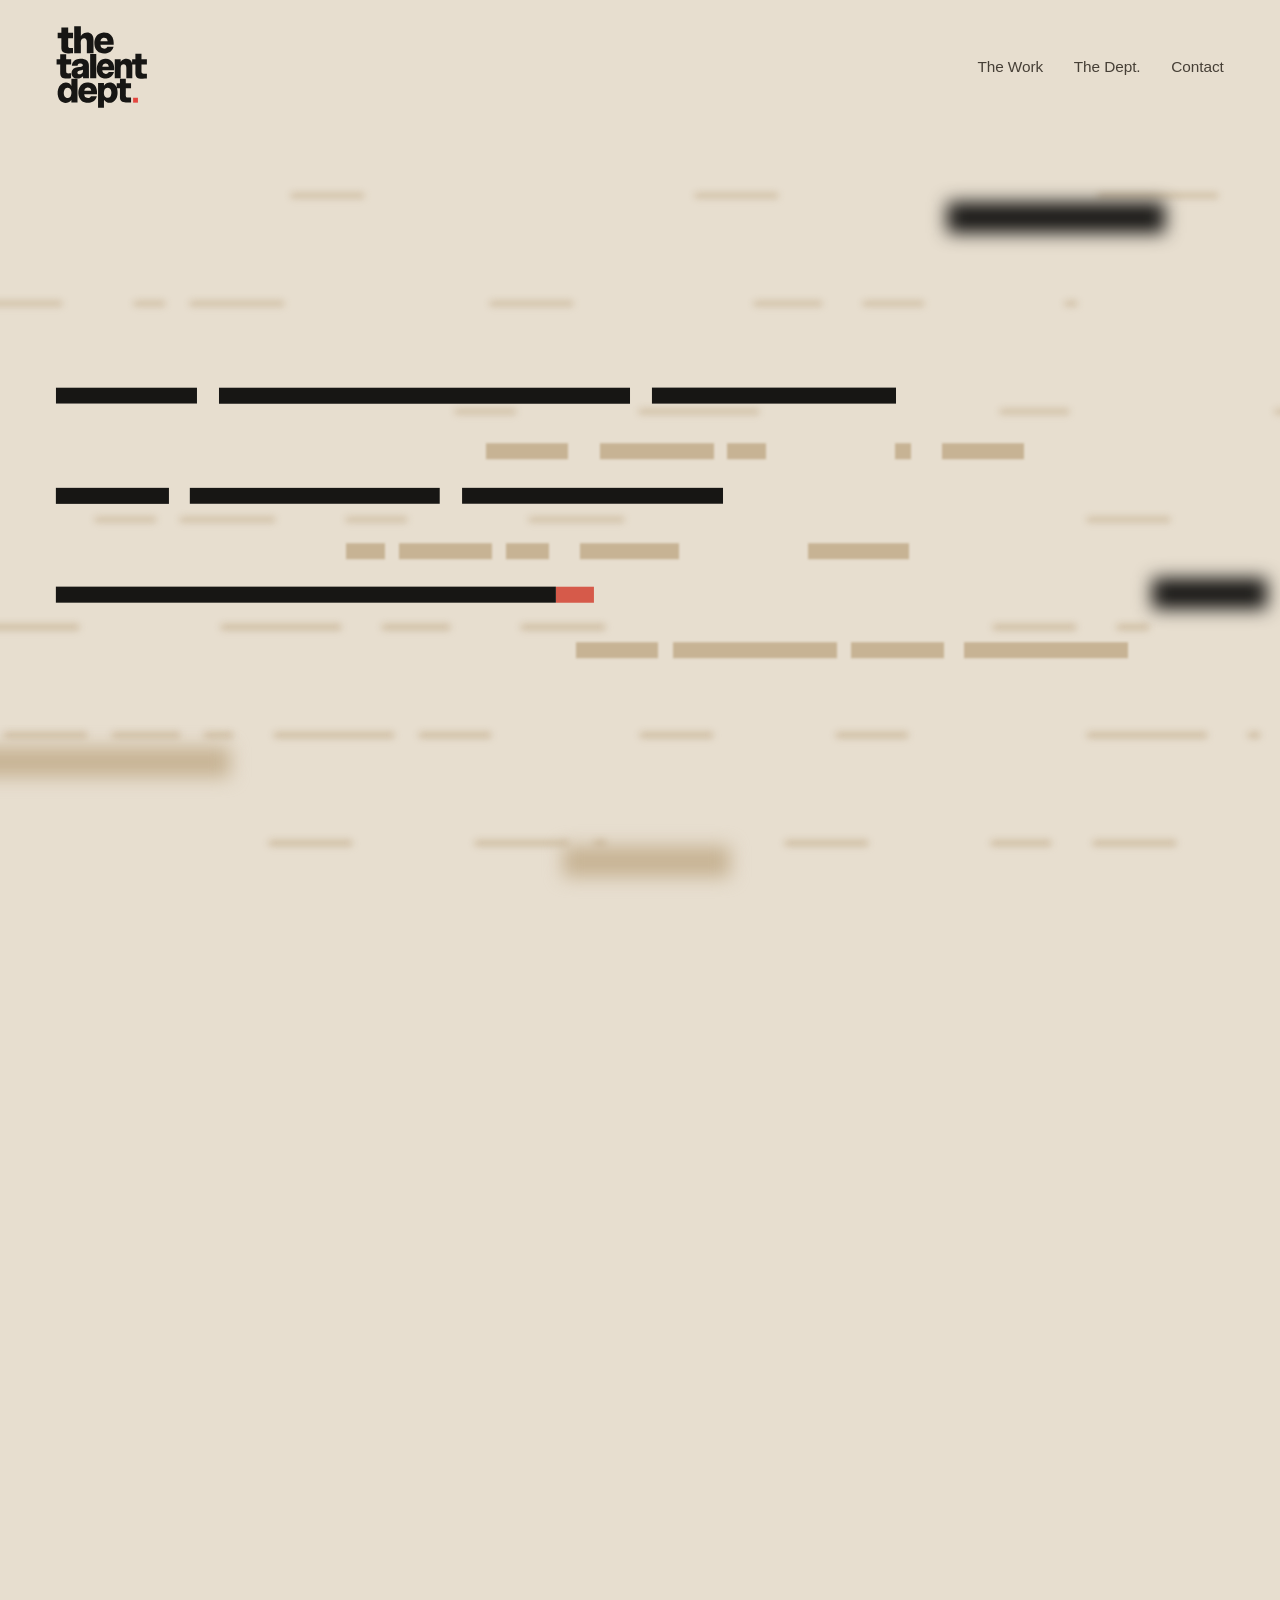
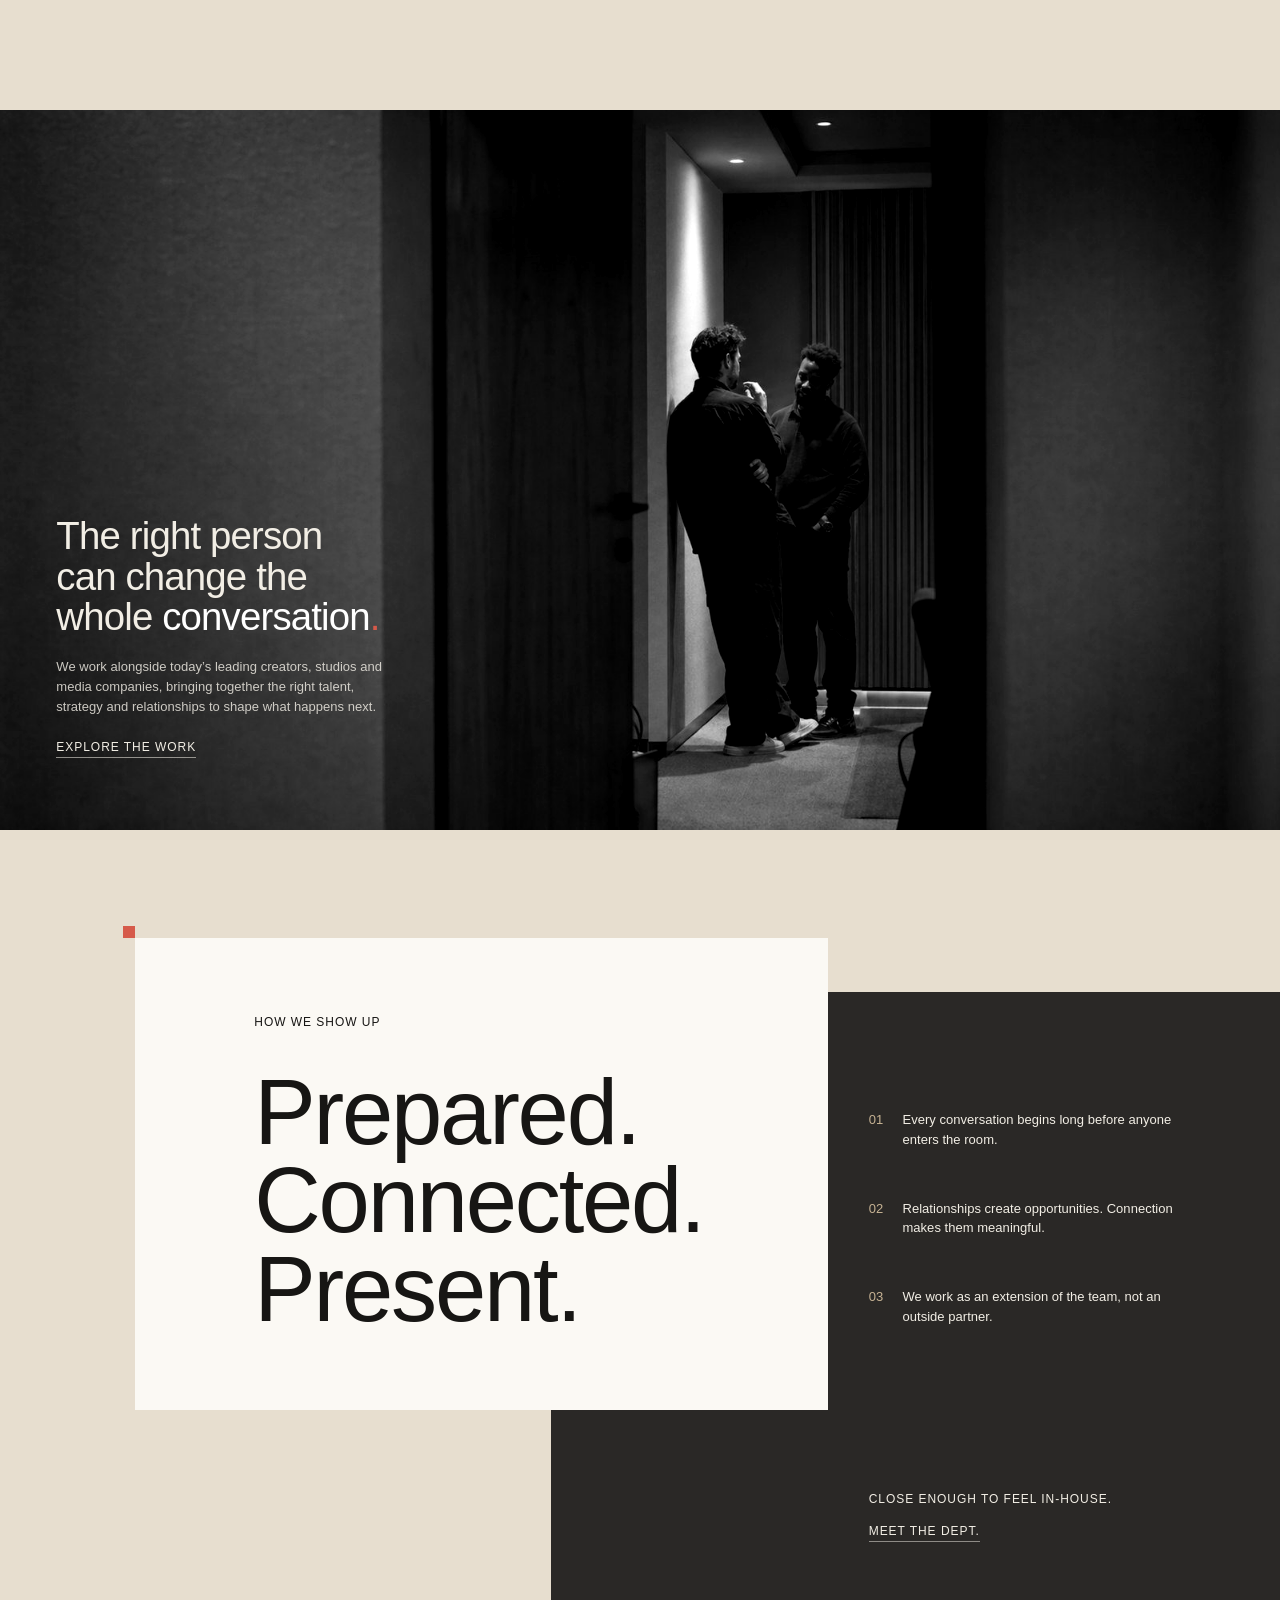
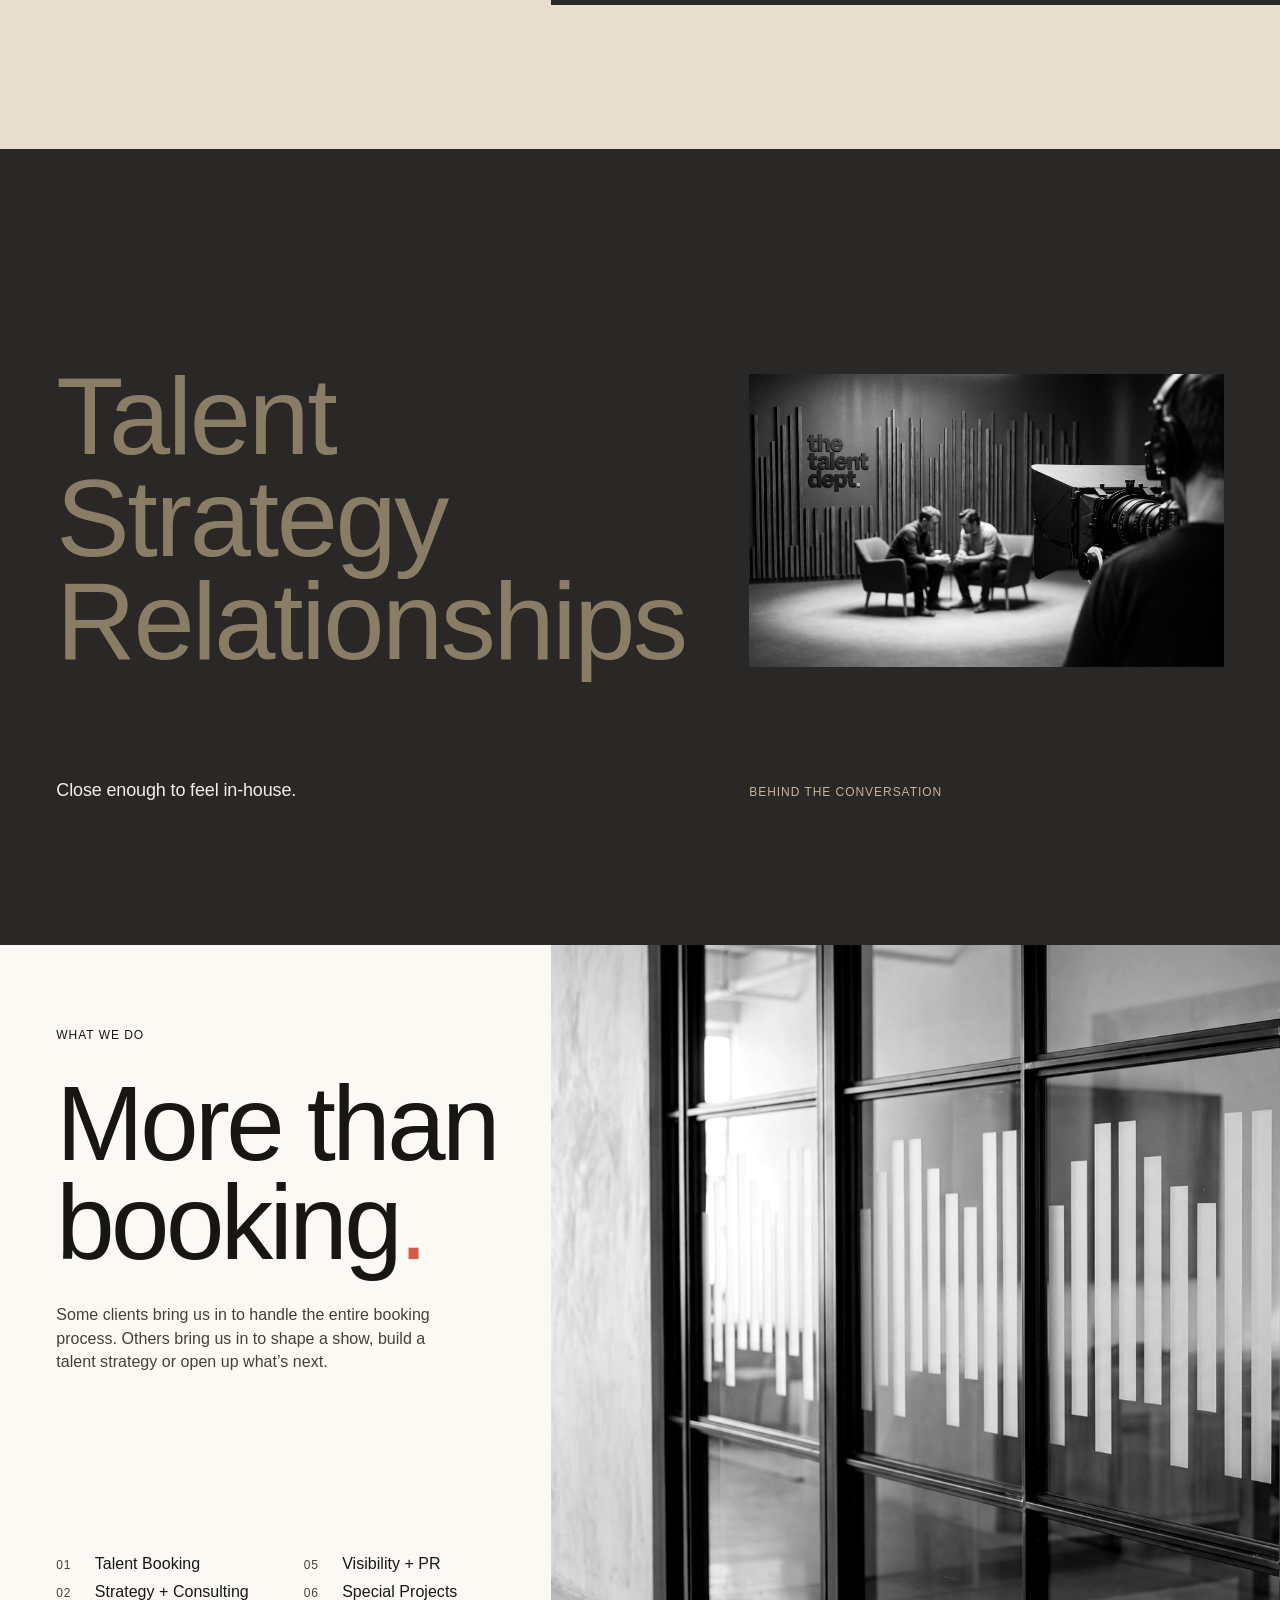
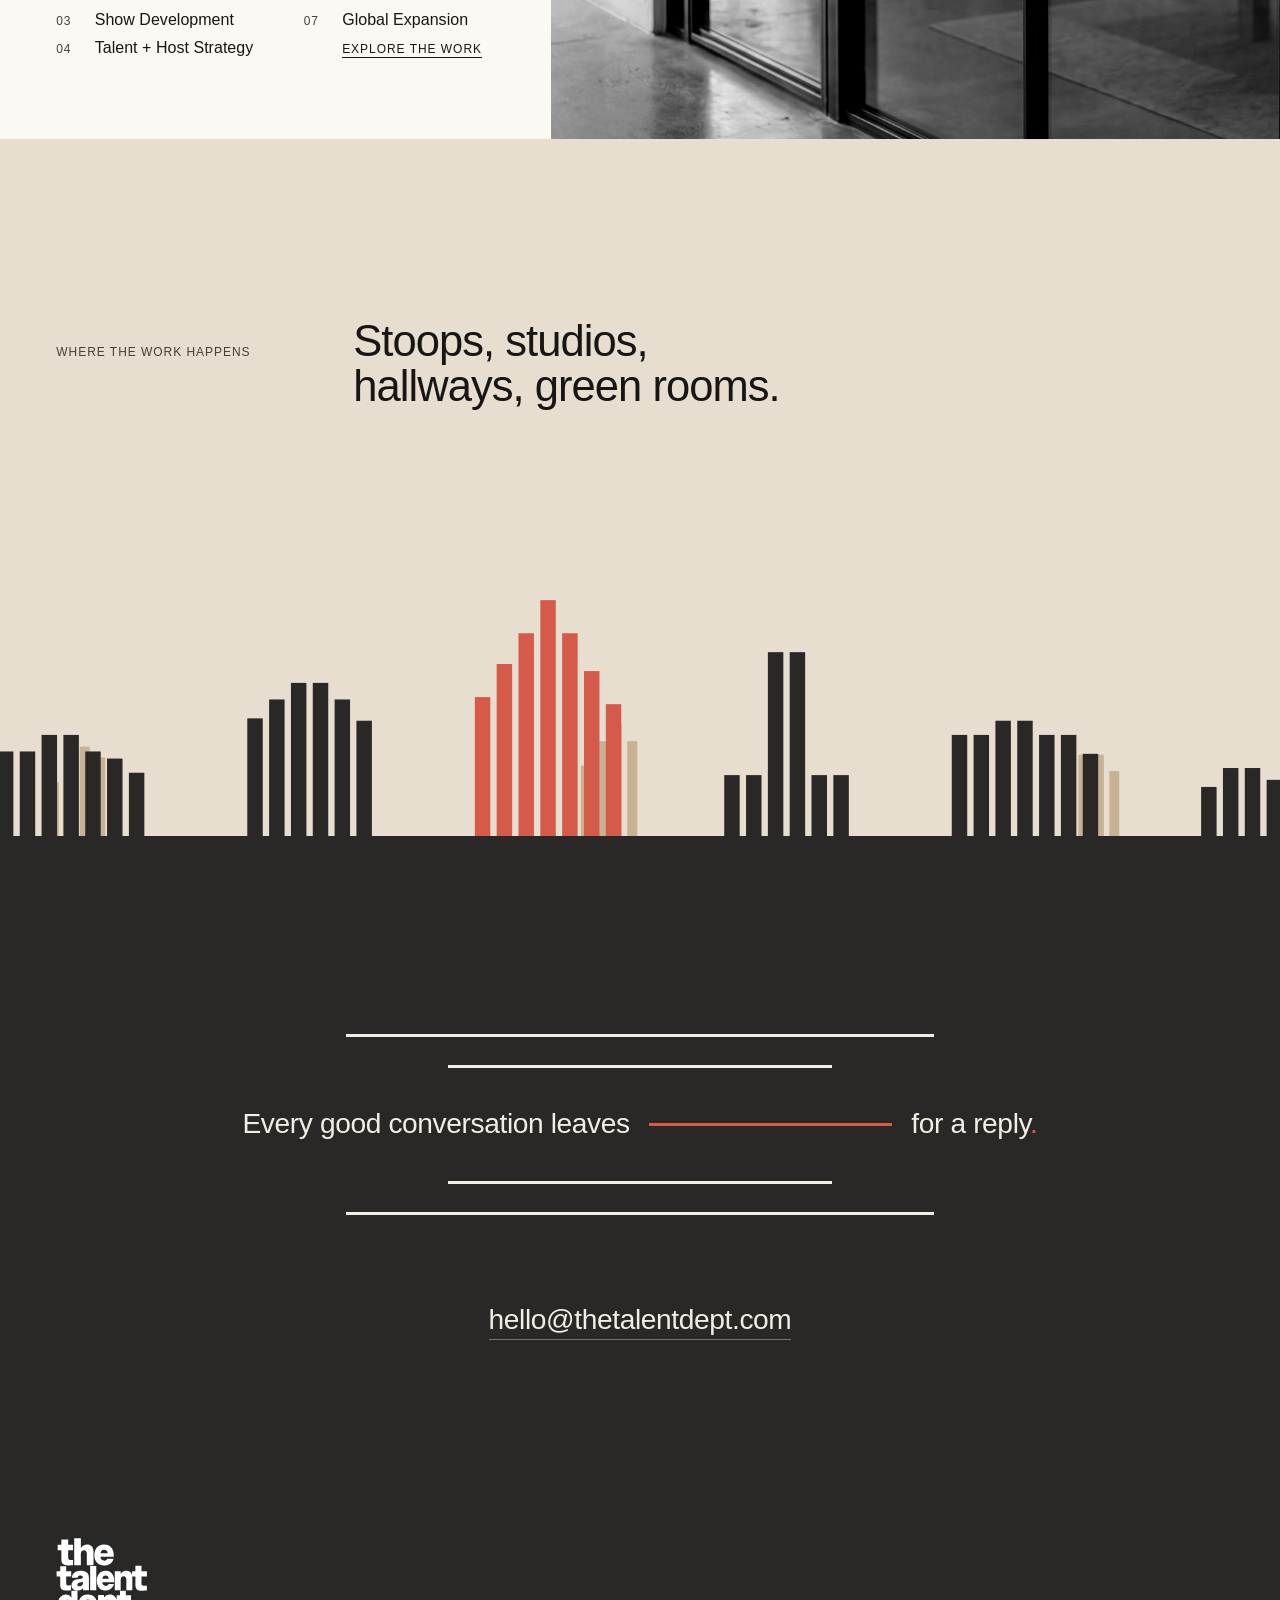
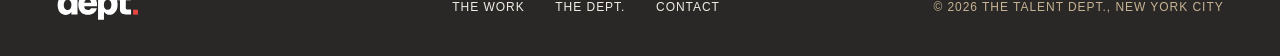
<file: index.html>
<!doctype html>
<html lang="en">
<head>
<meta charset="utf-8">
<meta name="viewport" content="width=device-width,initial-scale=1">
<meta name="robots" content="noindex">
<title>The Talent Dept.</title>
<link rel="icon" href="assets/ttd-logo-dark.svg">
<link rel="stylesheet" href="css/r10.css?v=20261016-3">
<link rel="stylesheet" href="css/r10-contrast.css?v=20261016-3">
<script>var q=location.search,c=document.documentElement.classList;c.add('js');[['nav=min','nav-min'],['hero=b','hero-b'],['names=wall','names-wall'],['foot=2','foot-2'],['still','still'],['panel=frame','panel-frame']].forEach(function(p){if(q.indexOf(p[0])>-1)c.add(p[1])})</script>
<script src="js/hero.js?v=20261016-3" defer></script>
</head>
<body id="top">
<section class="hero4 band-t">
 <div class="stick">
  <header class="nav">
  <a class="logo" href="index.html"><img src="assets/ttd-logo-dark.svg" alt="The Talent Dept."></a>
  <nav aria-label="Main"><ul><li><a href="the-work.html">The Work</a></li><li><a href="the-dept.html">The Dept<span class=pd>.</span></a></li><li><a href="contact.html">Contact</a></li></ul></nav>
</header>
  <div class="stage">
   <div class="scene">
    <div class="deep" aria-hidden="true"><i style="left:3.33%;top:6.00%;width:0.58%"></i><i style="left:5.11%;top:6.00%;width:5.86%"></i><i style="left:15.70%;top:6.00%;width:0.58%"></i><i style="left:22.28%;top:6.00%;width:5.86%"></i><i style="left:29.33%;top:6.00%;width:1.41%"></i><i style="left:36.74%;top:6.00%;width:3.55%"></i><i style="left:43.79%;top:6.00%;width:4.06%"></i><i style="left:58.80%;top:6.00%;width:5.86%"></i><i style="left:65.86%;top:6.00%;width:1.54%"></i><i style="left:76.93%;top:6.00%;width:0.58%"></i><i style="left:83.51%;top:6.00%;width:2.94%"></i><i style="left:92.45%;top:6.00%;width:3.55%"></i><i style="left:98.00%;top:6.00%;width:4.61%"></i><i style="left:-1.76%;top:14.80%;width:4.06%"></i><i style="left:16.78%;top:14.80%;width:1.41%"></i><i style="left:24.14%;top:14.80%;width:4.06%"></i><i style="left:31.70%;top:14.80%;width:2.94%"></i><i style="left:36.64%;top:14.80%;width:3.55%"></i><i style="left:53.36%;top:14.80%;width:2.94%"></i><i style="left:58.30%;top:14.80%;width:1.54%"></i><i style="left:65.84%;top:14.80%;width:5.86%"></i><i style="left:81.00%;top:14.80%;width:1.41%"></i><i style="left:88.41%;top:14.80%;width:0.58%"></i><i style="left:94.99%;top:14.80%;width:3.55%"></i><i style="left:99.74%;top:14.80%;width:4.06%"></i><i style="left:-1.06%;top:23.60%;width:0.58%"></i><i style="left:7.16%;top:23.60%;width:1.54%"></i><i style="left:14.70%;top:23.60%;width:2.94%"></i><i style="left:32.97%;top:23.60%;width:3.55%"></i><i style="left:52.68%;top:23.60%;width:4.06%"></i><i style="left:72.38%;top:23.60%;width:5.86%"></i><i style="left:81.73%;top:23.60%;width:0.58%"></i><i style="left:85.81%;top:23.60%;width:3.33%"></i><i style="left:95.14%;top:23.60%;width:3.55%"></i><i style="left:99.89%;top:23.60%;width:4.61%"></i><i style="left:-1.44%;top:32.40%;width:3.55%"></i><i style="left:17.16%;top:32.40%;width:4.61%"></i><i style="left:25.27%;top:32.40%;width:1.54%"></i><i style="left:28.01%;top:32.40%;width:4.61%"></i><i style="left:42.69%;top:32.40%;width:4.06%"></i><i style="left:55.58%;top:32.40%;width:3.33%"></i><i style="left:60.91%;top:32.40%;width:2.94%"></i><i style="left:70.76%;top:32.40%;width:0.58%"></i><i style="left:93.50%;top:32.40%;width:2.94%"></i><i style="left:98.44%;top:32.40%;width:4.06%"></i><i style="left:-5.75%;top:41.20%;width:2.94%"></i><i style="left:3.19%;top:41.20%;width:3.55%"></i><i style="left:7.94%;top:41.20%;width:5.86%"></i><i style="left:40.99%;top:41.20%;width:2.94%"></i><i style="left:49.94%;top:41.20%;width:5.86%"></i><i style="left:67.60%;top:41.20%;width:3.33%"></i><i style="left:81.01%;top:41.20%;width:2.94%"></i><i style="left:98.52%;top:41.20%;width:4.06%"></i><i style="left:-5.67%;top:50.00%;width:4.61%"></i><i style="left:23.41%;top:50.00%;width:2.94%"></i><i style="left:27.55%;top:50.00%;width:4.61%"></i><i style="left:35.66%;top:50.00%;width:2.94%"></i><i style="left:44.60%;top:50.00%;width:4.61%"></i><i style="left:71.81%;top:50.00%;width:4.06%"></i><i style="left:85.43%;top:50.00%;width:3.33%"></i><i style="left:94.76%;top:50.00%;width:4.06%"></i><i style="left:4.68%;top:58.80%;width:1.54%"></i><i style="left:16.76%;top:58.80%;width:5.86%"></i><i style="left:29.53%;top:58.80%;width:5.86%"></i><i style="left:37.38%;top:58.80%;width:3.33%"></i><i style="left:44.21%;top:58.80%;width:4.06%"></i><i style="left:67.25%;top:58.80%;width:4.06%"></i><i style="left:73.31%;top:58.80%;width:1.54%"></i><i style="left:92.84%;top:58.80%;width:0.58%"></i><i style="left:95.42%;top:58.80%;width:1.54%"></i><i style="left:100.46%;top:58.80%;width:1.54%"></i><i style="left:-4.43%;top:67.60%;width:4.61%"></i><i style="left:7.09%;top:67.60%;width:1.54%"></i><i style="left:13.90%;top:67.60%;width:1.54%"></i><i style="left:18.94%;top:67.60%;width:4.06%"></i><i style="left:24.20%;top:67.60%;width:3.33%"></i><i style="left:28.73%;top:67.60%;width:1.41%"></i><i style="left:32.14%;top:67.60%;width:5.86%"></i><i style="left:39.19%;top:67.60%;width:3.55%"></i><i style="left:50.01%;top:67.60%;width:3.55%"></i><i style="left:59.56%;top:67.60%;width:3.55%"></i><i style="left:71.85%;top:67.60%;width:5.86%"></i><i style="left:79.70%;top:67.60%;width:0.58%"></i><i style="left:90.81%;top:67.60%;width:2.94%"></i><i style="left:95.75%;top:67.60%;width:3.33%"></i><i style="left:1.19%;top:76.40%;width:4.61%"></i><i style="left:11.80%;top:76.40%;width:2.94%"></i><i style="left:15.95%;top:76.40%;width:0.58%"></i><i style="left:31.88%;top:76.40%;width:4.06%"></i><i style="left:41.94%;top:76.40%;width:4.61%"></i><i style="left:47.75%;top:76.40%;width:0.58%"></i><i style="left:57.09%;top:76.40%;width:4.06%"></i><i style="left:67.15%;top:76.40%;width:2.94%"></i><i style="left:72.10%;top:76.40%;width:4.06%"></i><i style="left:82.16%;top:76.40%;width:2.94%"></i><i style="left:88.61%;top:76.40%;width:3.55%"></i><i style="left:95.66%;top:76.40%;width:1.41%"></i><i style="left:3.41%;top:85.20%;width:4.61%"></i><i style="left:20.09%;top:85.20%;width:1.41%"></i><i style="left:23.49%;top:85.20%;width:3.33%"></i><i style="left:28.82%;top:85.20%;width:1.41%"></i><i style="left:38.84%;top:85.20%;width:0.58%"></i><i style="left:45.41%;top:85.20%;width:2.94%"></i><i style="left:49.56%;top:85.20%;width:4.06%"></i><i style="left:54.82%;top:85.20%;width:0.58%"></i><i style="left:57.40%;top:85.20%;width:1.54%"></i><i style="left:64.93%;top:85.20%;width:5.86%"></i><i style="left:84.46%;top:85.20%;width:3.55%"></i><i style="left:16.39%;top:94.00%;width:5.86%"></i><i style="left:24.25%;top:94.00%;width:1.54%"></i><i style="left:35.19%;top:94.00%;width:3.55%"></i><i style="left:42.25%;top:94.00%;width:4.61%"></i><i style="left:50.35%;top:94.00%;width:5.86%"></i><i style="left:62.21%;top:94.00%;width:5.86%"></i><i style="left:74.07%;top:94.00%;width:5.86%"></i><i style="left:86.00%;top:94.00%;width:1.41%"></i><i style="left:94.96%;top:94.00%;width:3.55%"></i></div>
    <div class="hb">
      <div class="lay far" aria-hidden="true"><div class="row dk" style="--k:0.5"><i style="left:38.00%;width:6.44%"></i><i style="left:46.84%;width:8.89%"></i><i style="left:56.83%;width:3.08%"></i><i style="left:69.91%;width:1.26%"></i><i style="left:73.57%;width:6.43%"></i></div><div class="row dk" style="--k:1.5"><i style="left:27.00%;width:3.08%"></i><i style="left:31.18%;width:7.28%"></i><i style="left:39.56%;width:3.36%"></i><i style="left:45.32%;width:7.77%"></i><i style="left:63.09%;width:7.91%"></i></div><div class="row dk" style="--k:2.5"><i style="left:45.00%;width:6.44%"></i><i style="left:52.54%;width:12.81%"></i><i style="left:66.45%;width:7.28%"></i><i style="left:75.33%;width:12.81%"></i></div><div class="row mb" style="--k:3.55"><i style="left:30.00%;width:6.44%"></i><i style="left:37.54%;width:3.08%"></i><i style="left:50.62%;width:12.81%"></i><i style="left:65.03%;width:7.77%"></i><i style="left:79.80%;width:3.08%"></i><i style="left:83.98%;width:10.08%"></i></div><div class="row mb" style="--k:4.5"><i style="left:48.00%;width:12.81%"></i><i style="left:62.41%;width:3.08%"></i><i style="left:67.89%;width:6.44%"></i><i style="left:76.73%;width:6.44%"></i><i style="left:90.17%;width:7.28%"></i><i style="left:98.55%;width:5.45%"></i></div></div>
      <h1 class="hl"><span class="wd"><span class="tx">The</span><span class="dash" aria-hidden="true"></span></span> <span class="wd"><span class="tx">department</span><span class="dash" aria-hidden="true"></span></span> <span class="wd"><span class="tx">behind</span><span class="dash" aria-hidden="true"></span></span><br class="d"> <span class="wd"><span class="tx">the</span><span class="dash" aria-hidden="true"></span></span> <span class="wd"><span class="tx">world’s</span><span class="dash" aria-hidden="true"></span></span> <span class="wd"><span class="tx">biggest</span><span class="dash" aria-hidden="true"></span></span><br class="d"> <span class="nw"><span class="wd"><span class="tx">conversations</span><span class="dash" aria-hidden="true"></span></span><span class="wd pd"><span class="tx"><i>.</i></span><span class="dash" aria-hidden="true"></span></span></span></h1>
    </div>
    <div class="fore" aria-hidden="true"><i class="k" style="left:74%;top:9%;width:17%"></i><i class="d" style="left:-3%;top:80%;width:21%"></i><i class="k" style="left:90%;top:58%;width:9%"></i><i class="d" style="left:44%;top:93%;width:13%"></i></div>
   </div>
    <div class="bars" aria-hidden="true"><i class="s" style="left:-0.40%;width:0.98%;top:27.9%;height:68.7%" data-sky="0.000"></i><i class="s x" style="left:0.96%;width:0.98%;top:20.3%;height:76.0%" data-sky="0.000"></i><i class="s" style="left:2.32%;width:0.98%;top:10.6%;height:86.2%" data-sky="0.000"></i><i class="s k" style="left:3.68%;width:0.98%;top:11.6%;height:87.2%" data-sky="0.300"></i><i class="s k" style="left:5.04%;width:0.98%;top:22.6%;height:85.8%" data-sky="0.360"></i><i class="s k" style="left:6.40%;width:0.98%;top:34.6%;height:85.2%" data-sky="0.360"></i><i class="s k" style="left:7.76%;width:0.98%;top:23.1%;height:83.7%" data-sky="0.430"></i><i class="s k" style="left:9.12%;width:0.98%;top:6.4%;height:87.0%" data-sky="0.430"></i><i class="s k" style="left:10.48%;width:0.98%;top:7.3%;height:83.3%" data-sky="0.360"></i><i class="s k" style="left:11.84%;width:0.98%;top:6.6%;height:77.0%" data-sky="0.330"></i><i class="s k" style="left:13.20%;width:0.98%;top:21.0%;height:68.8%" data-sky="0.270"></i><i class="s x" style="left:14.56%;width:0.98%;top:3.0%;height:71.1%" data-sky="0.000"></i><i class="s" style="left:15.92%;width:0.98%;top:2.0%;height:63.5%" data-sky="0.000"></i><i class="s x" style="left:17.28%;width:0.98%;top:2.0%;height:71.0%" data-sky="0.000"></i><i class="s" style="left:18.64%;width:0.98%;top:2.0%;height:82.1%" data-sky="0.000"></i><i class="s x" style="left:20.00%;width:0.98%;top:2.0%;height:87.5%" data-sky="0.000"></i><i class="s" style="left:21.36%;width:0.98%;top:2.0%;height:90.9%" data-sky="0.000"></i><i class="s k" style="left:22.72%;width:0.98%;top:2.0%;height:86.8%" data-sky="0.500"></i><i class="s k" style="left:24.08%;width:0.98%;top:12.2%;height:85.5%" data-sky="0.580"></i><i class="s k" style="left:25.44%;width:0.98%;top:27.0%;height:85.3%" data-sky="0.650"></i><i class="s k" style="left:26.80%;width:0.98%;top:27.9%;height:92.7%" data-sky="0.650"></i><i class="s k" style="left:28.16%;width:0.98%;top:22.3%;height:92.1%" data-sky="0.580"></i><i class="s k" style="left:29.52%;width:0.98%;top:16.7%;height:79.3%" data-sky="0.490"></i><i class="s x" style="left:30.88%;width:0.98%;top:21.0%;height:78.8%" data-sky="0.000"></i><i class="s x" style="left:33.60%;width:0.98%;top:24.6%;height:69.5%" data-sky="0.000"></i><i class="s" style="left:34.96%;width:0.98%;top:10.6%;height:58.9%" data-sky="0.000"></i><i class="s x" style="left:36.32%;width:0.98%;top:2.0%;height:70.9%" data-sky="0.000"></i><i class="s" style="left:37.68%;width:0.98%;top:2.0%;height:83.3%" data-sky="0.000"></i><i class="c c2" style="left:39.04%;width:0.98%;top:2.0%;height:81.4%" data-sky="0.590"></i><i class="c c2" style="left:40.40%;width:0.98%;top:2.0%;height:89.1%" data-sky="0.730"></i><i class="c c2" style="left:41.76%;width:0.98%;top:2.0%;height:85.4%" data-sky="0.860"></i><i class="c" style="left:43.12%;width:0.98%;top:2.0%;height:88.1%" data-sky="1.000"></i><i class="c c2" style="left:44.48%;width:0.98%;top:2.0%;height:94.0%" data-sky="0.860"></i><i class="c c2" style="left:45.84%;width:0.98%;top:15.4%;height:84.5%" data-sky="0.700"></i><i class="c c2" style="left:47.20%;width:0.98%;top:16.6%;height:82.4%" data-sky="0.560"></i><i class="s" style="left:48.56%;width:0.98%;top:12.3%;height:80.8%" data-sky="0.000"></i><i class="s x" style="left:49.92%;width:0.98%;top:20.3%;height:71.1%" data-sky="0.000"></i><i class="s" style="left:54.00%;width:0.98%;top:25.2%;height:72.2%" data-sky="0.000"></i><i class="s x" style="left:55.36%;width:0.98%;top:11.2%;height:80.8%" data-sky="0.000"></i><i class="s k" style="left:56.72%;width:0.98%;top:7.3%;height:72.9%" data-sky="0.260"></i><i class="s k" style="left:58.08%;width:0.98%;top:8.2%;height:82.7%" data-sky="0.260"></i><i class="s k" style="left:59.44%;width:0.98%;top:4.2%;height:91.3%" data-sky="0.780"></i><i class="s k" style="left:60.80%;width:0.98%;top:2.0%;height:94.0%" data-sky="0.780"></i><i class="s k" style="left:62.16%;width:0.98%;top:2.0%;height:94.0%" data-sky="0.260"></i><i class="s k" style="left:63.52%;width:0.98%;top:2.0%;height:94.0%" data-sky="0.260"></i><i class="s x" style="left:66.24%;width:0.98%;top:2.5%;height:91.7%" data-sky="0.000"></i><i class="s" style="left:67.60%;width:0.98%;top:2.0%;height:86.9%" data-sky="0.000"></i><i class="s x" style="left:68.96%;width:0.98%;top:2.0%;height:76.3%" data-sky="0.000"></i><i class="s" style="left:70.32%;width:0.98%;top:23.9%;height:63.9%" data-sky="0.000"></i><i class="s k" style="left:73.04%;width:0.98%;top:35.0%;height:69.4%" data-sky="0.430"></i><i class="s k" style="left:74.40%;width:0.98%;top:18.2%;height:75.2%" data-sky="0.430"></i><i class="s k" style="left:75.76%;width:0.98%;top:17.6%;height:84.3%" data-sky="0.490"></i><i class="s k" style="left:77.12%;width:0.98%;top:22.6%;height:84.2%" data-sky="0.490"></i><i class="s k" style="left:78.48%;width:0.98%;top:23.2%;height:85.0%" data-sky="0.430"></i><i class="s k" style="left:79.84%;width:0.98%;top:6.8%;height:89.9%" data-sky="0.430"></i><i class="s k" style="left:81.20%;width:0.98%;top:2.0%;height:94.0%" data-sky="0.350"></i><i class="s x" style="left:82.56%;width:0.98%;top:2.0%;height:83.1%" data-sky="0.000"></i><i class="s" style="left:83.92%;width:0.98%;top:2.0%;height:81.6%" data-sky="0.000"></i><i class="s x" style="left:85.28%;width:0.98%;top:4.0%;height:83.5%" data-sky="0.000"></i><i class="s" style="left:86.64%;width:0.98%;top:2.0%;height:74.7%" data-sky="0.000"></i><i class="s x" style="left:88.00%;width:0.98%;top:2.0%;height:74.9%" data-sky="0.000"></i><i class="s k" style="left:90.72%;width:0.98%;top:16.5%;height:71.6%" data-sky="0.210"></i><i class="s k" style="left:92.08%;width:0.98%;top:21.5%;height:78.1%" data-sky="0.290"></i><i class="s k" style="left:93.44%;width:0.98%;top:21.5%;height:74.1%" data-sky="0.290"></i><i class="s k" style="left:94.80%;width:0.98%;top:8.3%;height:83.6%" data-sky="0.240"></i><i class="s k" style="left:96.16%;width:0.98%;top:24.6%;height:85.1%" data-sky="0.200"></i><i class="s" style="left:97.52%;width:0.98%;top:32.5%;height:89.8%" data-sky="0.000"></i><i class="s x" style="left:98.88%;width:0.98%;top:29.0%;height:94.0%" data-sky="0.000"></i><i class="s" style="left:100.24%;width:0.98%;top:18.0%;height:86.5%" data-sky="0.000"></i></div>
  </div>
 </div>
</section>

<section class="hx">
  <figure class="hx-p"><img src="assets/web/hall.jpg" alt="Two producers talking in a hallway, seen through a doorway"></figure>
  <div class="hx-t">
    <h2 class="hx-h">The right person can change the whole <b>conversation</b><i>.</i></h2>
    <p class="hx-b">We work alongside today’s leading creators, studios and media companies, bringing together the right talent, strategy and relationships to shape what happens next.</p>
    <a class="lbl u" href="the-work.html">Explore the work</a>
  </div>
</section>



<section class="lock3 band-t">
  <span class="l3-plane" aria-hidden="true"></span>
  <span class="l3-sheet" aria-hidden="true"></span>
  <p class="lbl l3-l">How we show up</p>
  <p class="l3-w r1">Prepared<i>.</i></p><p class="l3-m r1"><span>01</span>Every conversation begins long before anyone enters the room.</p>
  <p class="l3-w r2">Connected<i>.</i></p><p class="l3-m r2"><span>02</span>Relationships create opportunities. Connection makes them meaningful.</p>
  <p class="l3-w r3">Present<i>.</i></p><p class="l3-m r3"><span>03</span>We work as an extension of the team, not an outside partner.</p>
  <div class="l3-end"><p class="lbl">Close enough to feel in-house.</p><a class="lbl u" href="the-dept.html">Meet The Dept.</a></div>
</section>

<section class="chairs2">
  <h2 class="words" aria-label="Talent, strategy, relationships"><span>Talent</span><span>Strategy</span><span>Relationships</span></h2>
  <figure><img src="assets/web/set.jpg" alt="Two people in conversation on a set, The Talent Dept. sign on the wall behind them" style="object-position:50% 46%"></figure>
  <div class="foot2"><p class="d4">Close enough to feel in-house.</p><p class="lbl">Behind the conversation</p></div>
</section>

<section class="vb">
  <figure class="vb-f"><img src="assets/web/glass.jpg" alt="The Talent Dept. rhythm frosted across the glass wall of a meeting room"></figure>
  <div class="vb-t">
    <p class="lbl">What we do</p>
    <h2 class="vb-h">More than<br><b>booking</b><i>.</i></h2>
    <p class="vb-p">Some clients bring us in to handle the entire booking process. Others bring us in to shape a show, build a talent strategy or open up what’s next.</p>
    <div class="vb-s">
      <ol><li><span>01</span>Talent Booking</li><li><span>02</span>Strategy + Consulting</li><li><span>03</span>Show Development</li><li><span>04</span>Talent + Host Strategy</li></ol>
      <ol start="5"><li><span>05</span>Visibility + PR</li><li><span>06</span>Special Projects</li><li><span>07</span>Global Expansion</li><li class="vb-go"><a class="lbl u" href="the-work.html">Explore the work</a></li></ol>
    </div>
  </div>
</section>
<section class="pnl-sec band-t">
  <div class="pnl">
    <div class="p-l">
      <p class="p-t"><b>What we do</b><br><span class="soft">Seven services</span></p>
      <div class="p-tx"><p>Some clients bring us in to handle the entire booking process.</p><p>Others bring us in to shape a show, build a talent strategy or open up what’s next.</p></div>
    </div>
    <h2 class="p-big">More than<br><b>booking</b><i>.</i></h2>
    <ol class="p-a"><li><span class="soft">01</span>Talent Booking</li><li><span class="soft">02</span>Strategy + Consulting</li><li><span class="soft">03</span>Show Development</li><li><span class="soft">04</span>Talent + Host Strategy</li></ol>
    <ol class="p-b" start="5"><li><span class="soft">05</span>Visibility + PR</li><li><span class="soft">06</span>Special Projects</li><li><span class="soft">07</span>Global Expansion</li></ol>
    <div class="p-f">
      <a class="p-lg" href="index.html"><img src="assets/ttd-logo-dark.svg" alt="The Talent Dept."></a>
      <p class="lbl p-tr">Talent<span>·</span>Strategy<span>·</span>Relationships</p>
      <a class="lbl p-go" href="the-work.html">Explore the work</a>
    </div>
  </div>
</section>

<section class="city2 band-t">
  <div class="cap"><p class="lbl soft">Where the work happens</p><p class="c2-l">Stoops, studios, hallways, green rooms.</p></div>
  <div class="art"><svg viewBox="0 0 1600 380" preserveAspectRatio="xMidYMax slice" role="img" aria-label="A city skyline drawn from the brand rhythm"><rect x="150.0" y="320.0" width="11" height="60.0" fill="#C7B394"/><rect x="167.0" y="293.0" width="11" height="87.0" fill="#C7B394"/><rect x="184.0" y="281.0" width="11" height="99.0" fill="#C7B394"/><rect x="201.0" y="293.0" width="11" height="87.0" fill="#C7B394"/><rect x="218.0" y="311.0" width="11" height="69.0" fill="#C7B394"/><rect x="735.0" y="302.0" width="11" height="78.0" fill="#C7B394"/><rect x="752.0" y="275.0" width="11" height="105.0" fill="#C7B394"/><rect x="769.0" y="257.0" width="11" height="123.0" fill="#C7B394"/><rect x="786.0" y="275.0" width="11" height="105.0" fill="#C7B394"/><rect x="1265.0" y="314.0" width="11" height="66.0" fill="#C7B394"/><rect x="1282.0" y="290.0" width="11" height="90.0" fill="#C7B394"/><rect x="1299.0" y="290.0" width="11" height="90.0" fill="#C7B394"/><rect x="1316.0" y="308.0" width="11" height="72.0" fill="#C7B394"/><rect x="70.0" y="302.0" width="17" height="80.0" fill="#2A2826"/><rect x="94.0" y="286.4" width="17" height="95.6" fill="#2A2826"/><rect x="118.0" y="286.4" width="17" height="95.6" fill="#2A2826"/><rect x="142.0" y="268.2" width="17" height="113.8" fill="#2A2826"/><rect x="166.0" y="268.2" width="17" height="113.8" fill="#2A2826"/><rect x="190.0" y="286.4" width="17" height="95.6" fill="#2A2826"/><rect x="214.0" y="294.2" width="17" height="87.8" fill="#2A2826"/><rect x="238.0" y="309.8" width="17" height="72.2" fill="#2A2826"/><rect x="368.2" y="250.0" width="17" height="132.0" fill="#2A2826"/><rect x="392.2" y="229.2" width="17" height="152.8" fill="#2A2826"/><rect x="416.2" y="211.0" width="17" height="171.0" fill="#2A2826"/><rect x="440.2" y="211.0" width="17" height="171.0" fill="#2A2826"/><rect x="464.2" y="229.2" width="17" height="152.8" fill="#2A2826"/><rect x="488.2" y="252.6" width="17" height="129.4" fill="#2A2826"/><rect x="618.4" y="226.6" width="17" height="155.4" fill="#D65A4A"/><rect x="642.4" y="190.2" width="17" height="191.8" fill="#D65A4A"/><rect x="666.4" y="156.4" width="17" height="225.6" fill="#D65A4A"/><rect x="690.4" y="120.0" width="17" height="262.0" fill="#D65A4A"/><rect x="714.4" y="156.4" width="17" height="225.6" fill="#D65A4A"/><rect x="738.4" y="198.0" width="17" height="184.0" fill="#D65A4A"/><rect x="762.4" y="234.4" width="17" height="147.6" fill="#D65A4A"/><rect x="892.6" y="312.4" width="17" height="69.6" fill="#2A2826"/><rect x="916.6" y="312.4" width="17" height="69.6" fill="#2A2826"/><rect x="940.6" y="177.2" width="17" height="204.8" fill="#2A2826"/><rect x="964.6" y="177.2" width="17" height="204.8" fill="#2A2826"/><rect x="988.6" y="312.4" width="17" height="69.6" fill="#2A2826"/><rect x="1012.6" y="312.4" width="17" height="69.6" fill="#2A2826"/><rect x="1142.8" y="268.2" width="17" height="113.8" fill="#2A2826"/><rect x="1166.8" y="268.2" width="17" height="113.8" fill="#2A2826"/><rect x="1190.8" y="252.6" width="17" height="129.4" fill="#2A2826"/><rect x="1214.8" y="252.6" width="17" height="129.4" fill="#2A2826"/><rect x="1238.8" y="268.2" width="17" height="113.8" fill="#2A2826"/><rect x="1262.8" y="268.2" width="17" height="113.8" fill="#2A2826"/><rect x="1286.8" y="289.0" width="17" height="93.0" fill="#2A2826"/><rect x="1417.0" y="325.4" width="17" height="56.6" fill="#2A2826"/><rect x="1441.0" y="304.6" width="17" height="77.4" fill="#2A2826"/><rect x="1465.0" y="304.6" width="17" height="77.4" fill="#2A2826"/><rect x="1489.0" y="317.6" width="17" height="64.4" fill="#2A2826"/><rect x="1513.0" y="328.0" width="17" height="54.0" fill="#2A2826"/></svg></div>
</section>
<footer class="foot3 band-l" id="contact">
  <div class="reply" aria-label="Every good conversation leaves room for a reply.">
    <span class="ln l1"></span><span class="ln l2"></span>
    <p class="say d3"><span>Every good conversation leaves</span><span class="gap" aria-hidden="true"></span><span>for a reply<i>.</i></span></p>
    <span class="ln l2"></span><span class="ln l1"></span>
  </div>
  <p class="hall d1" aria-hidden="true">We’re just down the <b>hall</b><i>.</i></p>
  <a class="mail d3" href="mailto:hello@thetalentdept.com">hello@thetalentdept.com</a>
  <div class="base">
    <a class="lg" href="index.html"><img src="assets/ttd-logo-light.svg" alt="The Talent Dept."></a>
    <nav class="lk lbl" aria-label="Footer"><a href="the-work.html">The Work</a><a href="the-dept.html">The Dept.</a><a href="contact.html">Contact</a></nav>
    <p class="cp lbl soft">© 2026 The Talent Dept., New York City</p>
  </div>
</footer>
</body>
</html>
</file>
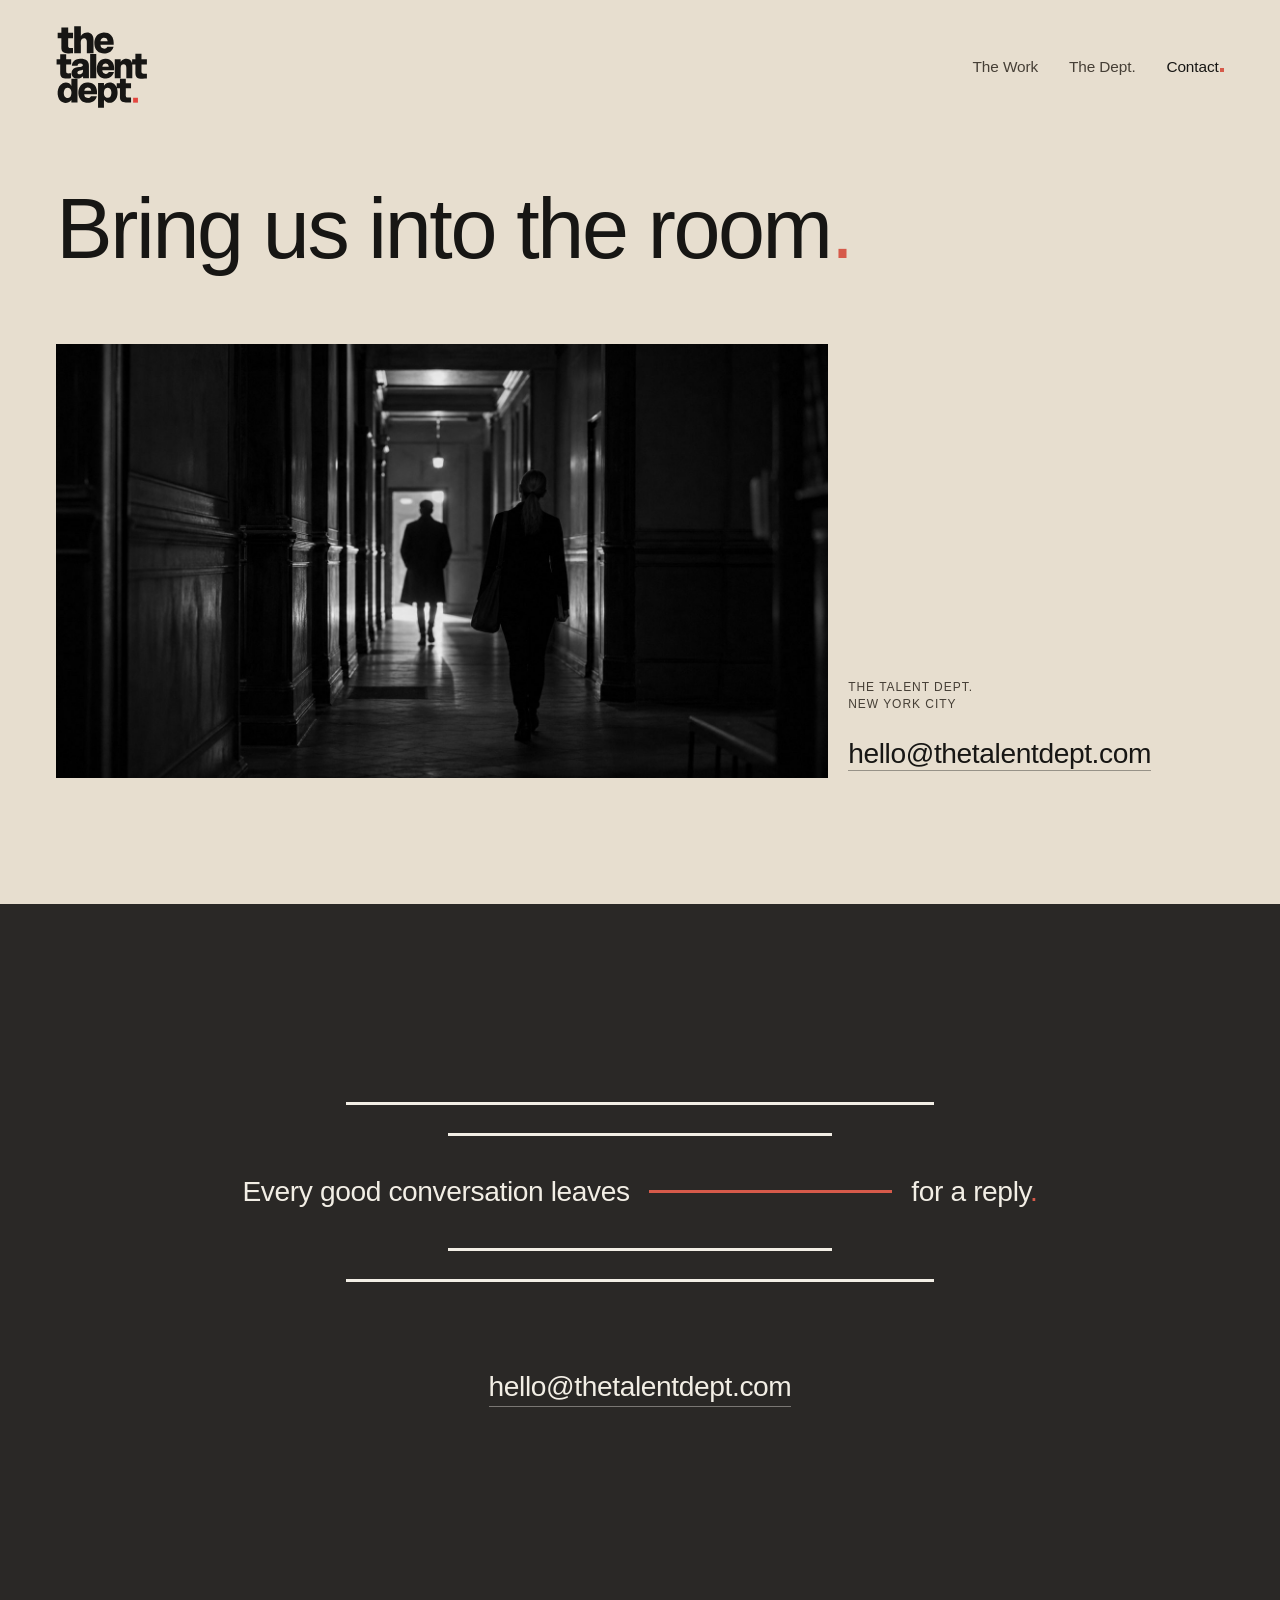
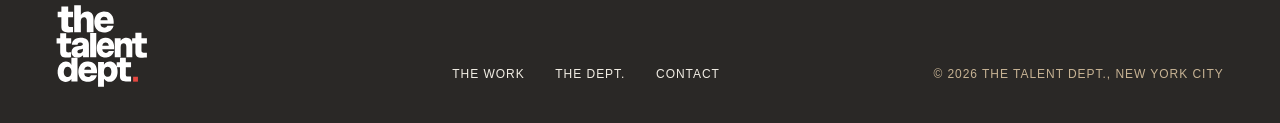
<file: contact.html>
<!doctype html>
<html lang="en">
<head>
<meta charset="utf-8">
<meta name="viewport" content="width=device-width,initial-scale=1">
<meta name="robots" content="noindex">
<title>Contact · The Talent Dept.</title>
<link rel="icon" href="assets/ttd-logo-dark.svg">
<link rel="stylesheet" href="css/r10.css?v=20261016-3">
<link rel="stylesheet" href="css/r10-contrast.css?v=20261016-3">
<script>var q=location.search,c=document.documentElement.classList;c.add('js');[['nav=min','nav-min'],['hero=b','hero-b'],['names=wall','names-wall'],['foot=2','foot-2'],['still','still'],['panel=frame','panel-frame']].forEach(function(p){if(q.indexOf(p[0])>-1)c.add(p[1])})</script>
</head>
<body id="top" class="band-t">
<header class="nav">
  <a class="logo" href="index.html"><img src="assets/ttd-logo-dark.svg" alt="The Talent Dept."></a>
  <nav aria-label="Main"><ul><li><a href="the-work.html">The Work</a></li><li><a href="the-dept.html">The Dept<span class=pd>.</span></a></li><li><a href="contact.html" class=on aria-current=page>Contact</a></li></ul></nav>
</header>
<main class="ct">
  <h1 class="ct-h">Bring us into the <b>room</b><i>.</i></h1>
  <div class="ct-b">
    <figure><img src="assets/web/corridor.jpg" alt="Two people walking down a long hallway toward a lit doorway" style="object-position:50% 50%"></figure>
    <div class="ct-t">
      <p class="lbl soft">The Talent Dept.<br>New York City</p>
      <a class="ct-mail" href="mailto:hello@thetalentdept.com">hello@thetalentdept.com</a>
    </div>
  </div>
</main>
<footer class="foot3 band-l" id="contact">
  <div class="reply" aria-label="Every good conversation leaves room for a reply.">
    <span class="ln l1"></span><span class="ln l2"></span>
    <p class="say d3"><span>Every good conversation leaves</span><span class="gap" aria-hidden="true"></span><span>for a reply<i>.</i></span></p>
    <span class="ln l2"></span><span class="ln l1"></span>
  </div>
  <p class="hall d1" aria-hidden="true">We’re just down the <b>hall</b><i>.</i></p>
  <a class="mail d3" href="mailto:hello@thetalentdept.com">hello@thetalentdept.com</a>
  <div class="base">
    <a class="lg" href="index.html"><img src="assets/ttd-logo-light.svg" alt="The Talent Dept."></a>
    <nav class="lk lbl" aria-label="Footer"><a href="the-work.html">The Work</a><a href="the-dept.html">The Dept.</a><a href="contact.html">Contact</a></nav>
    <p class="cp lbl soft">© 2026 The Talent Dept., New York City</p>
  </div>
</footer>
</body>
</html>
</file>
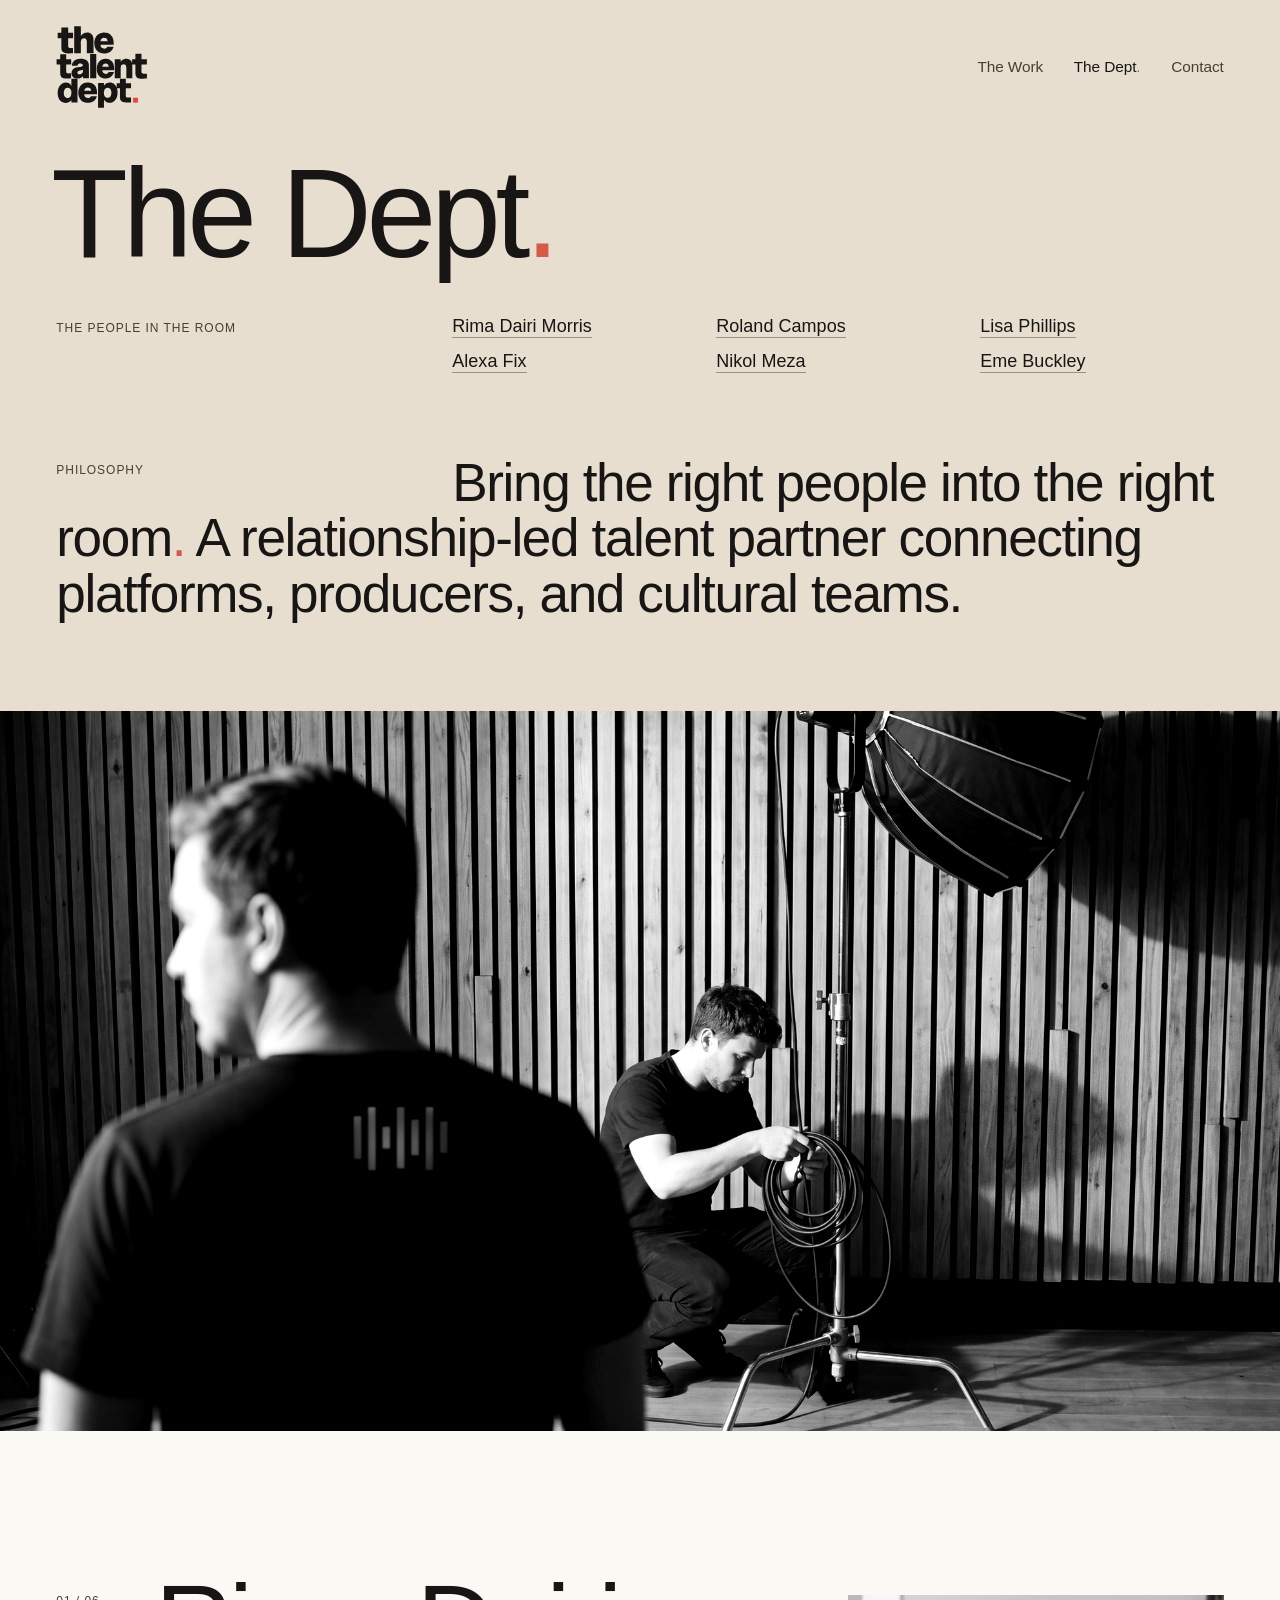
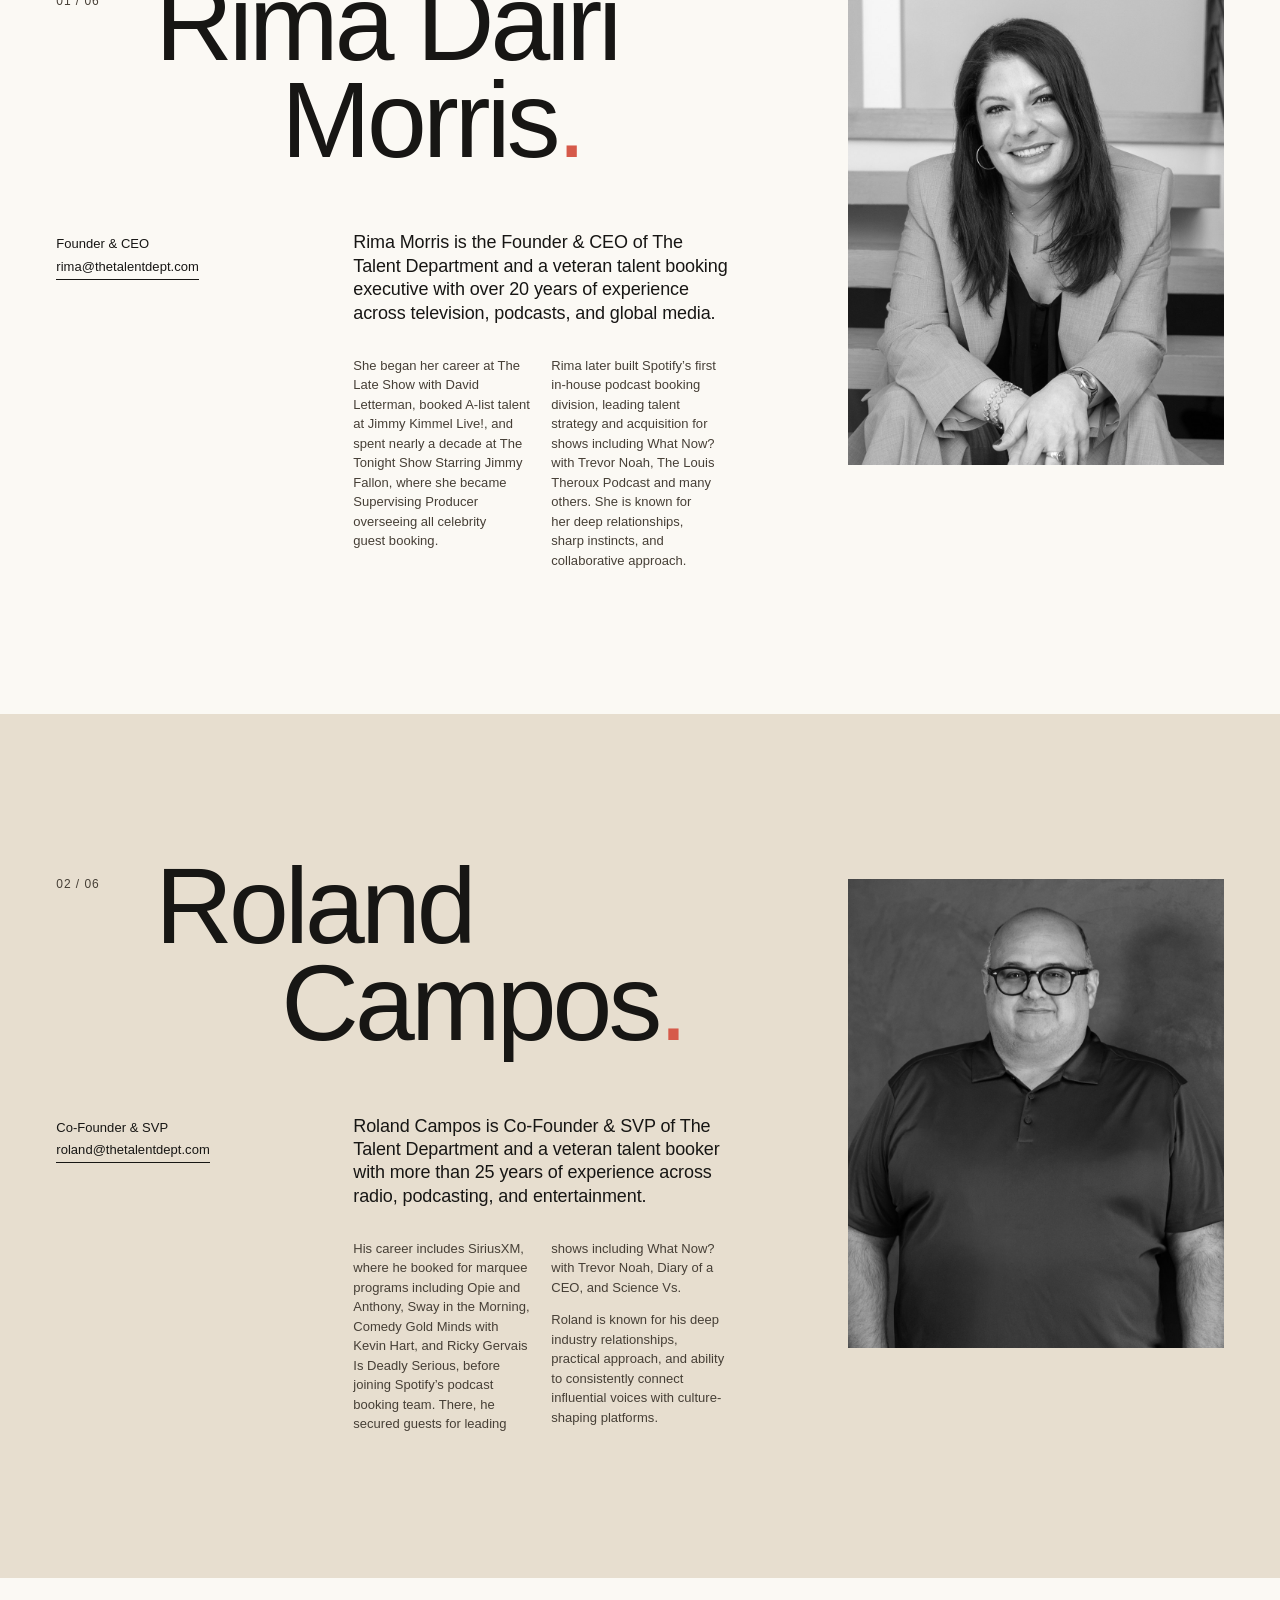
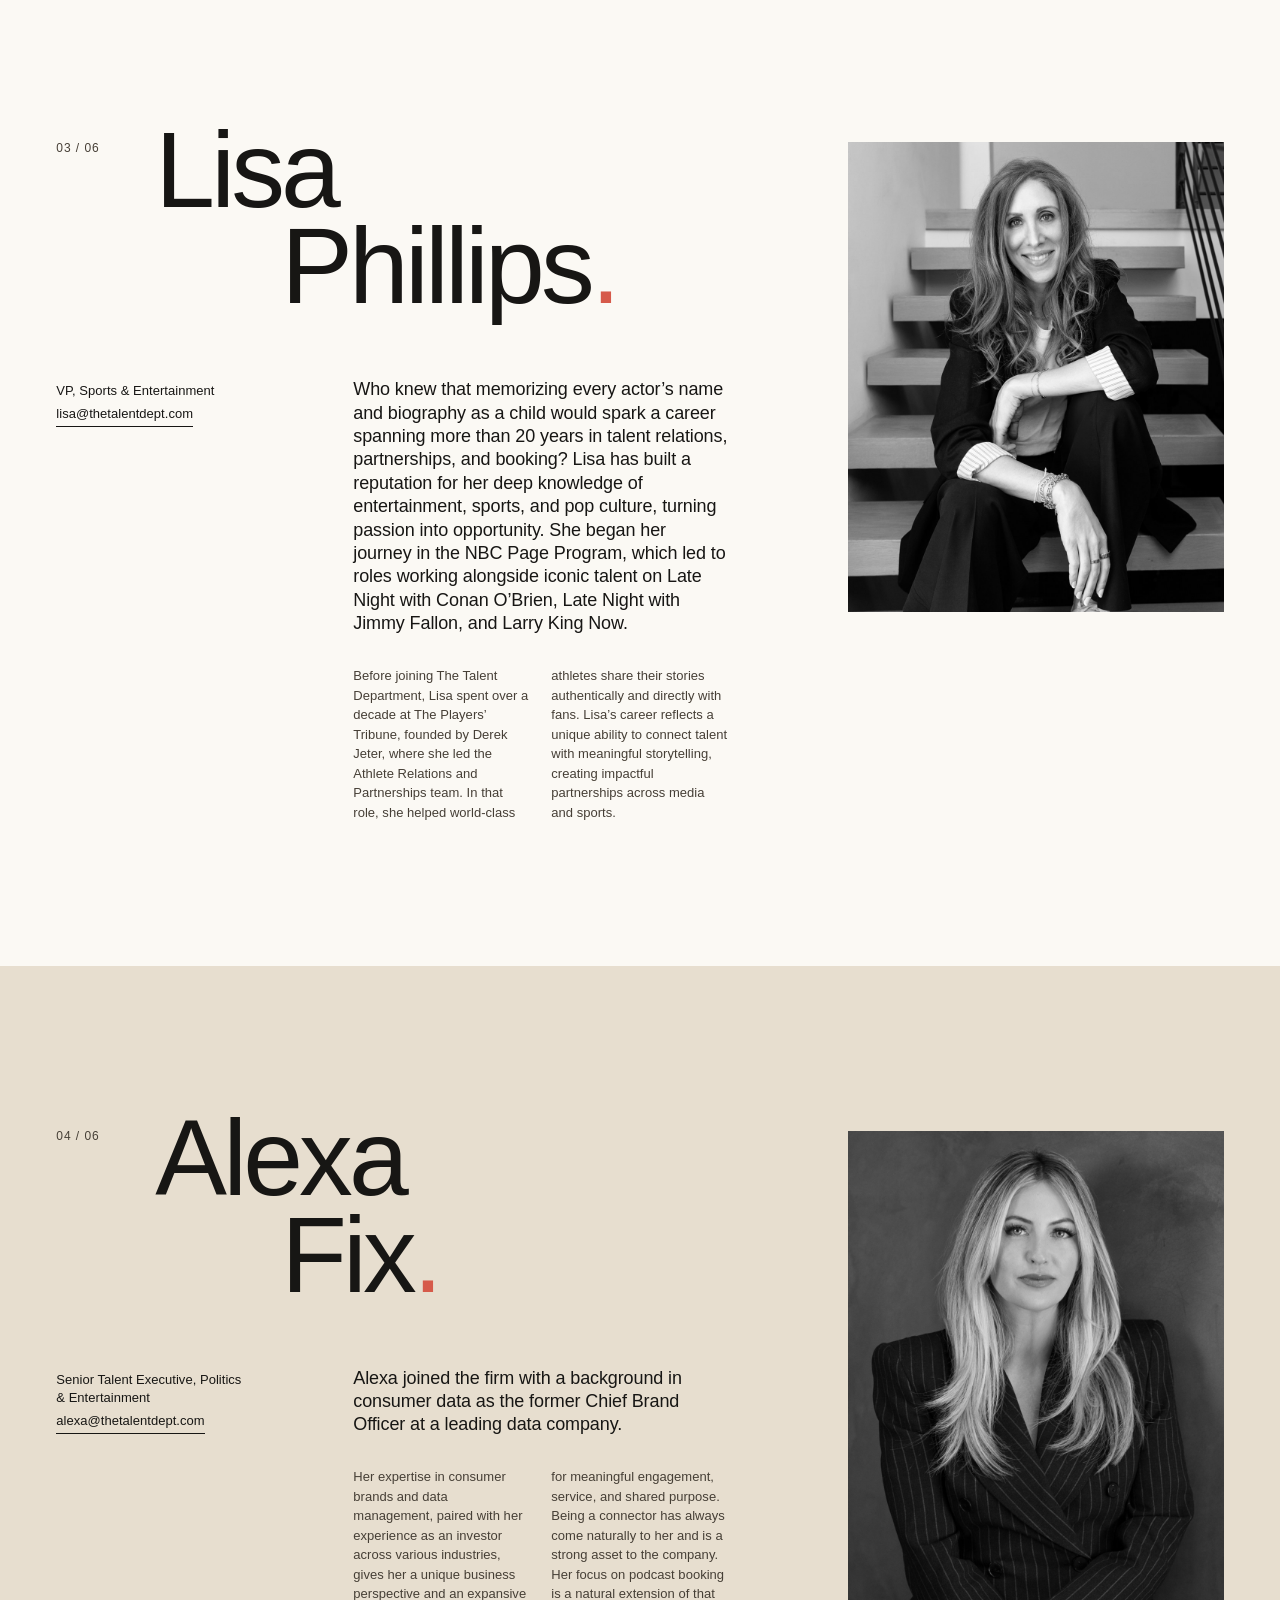
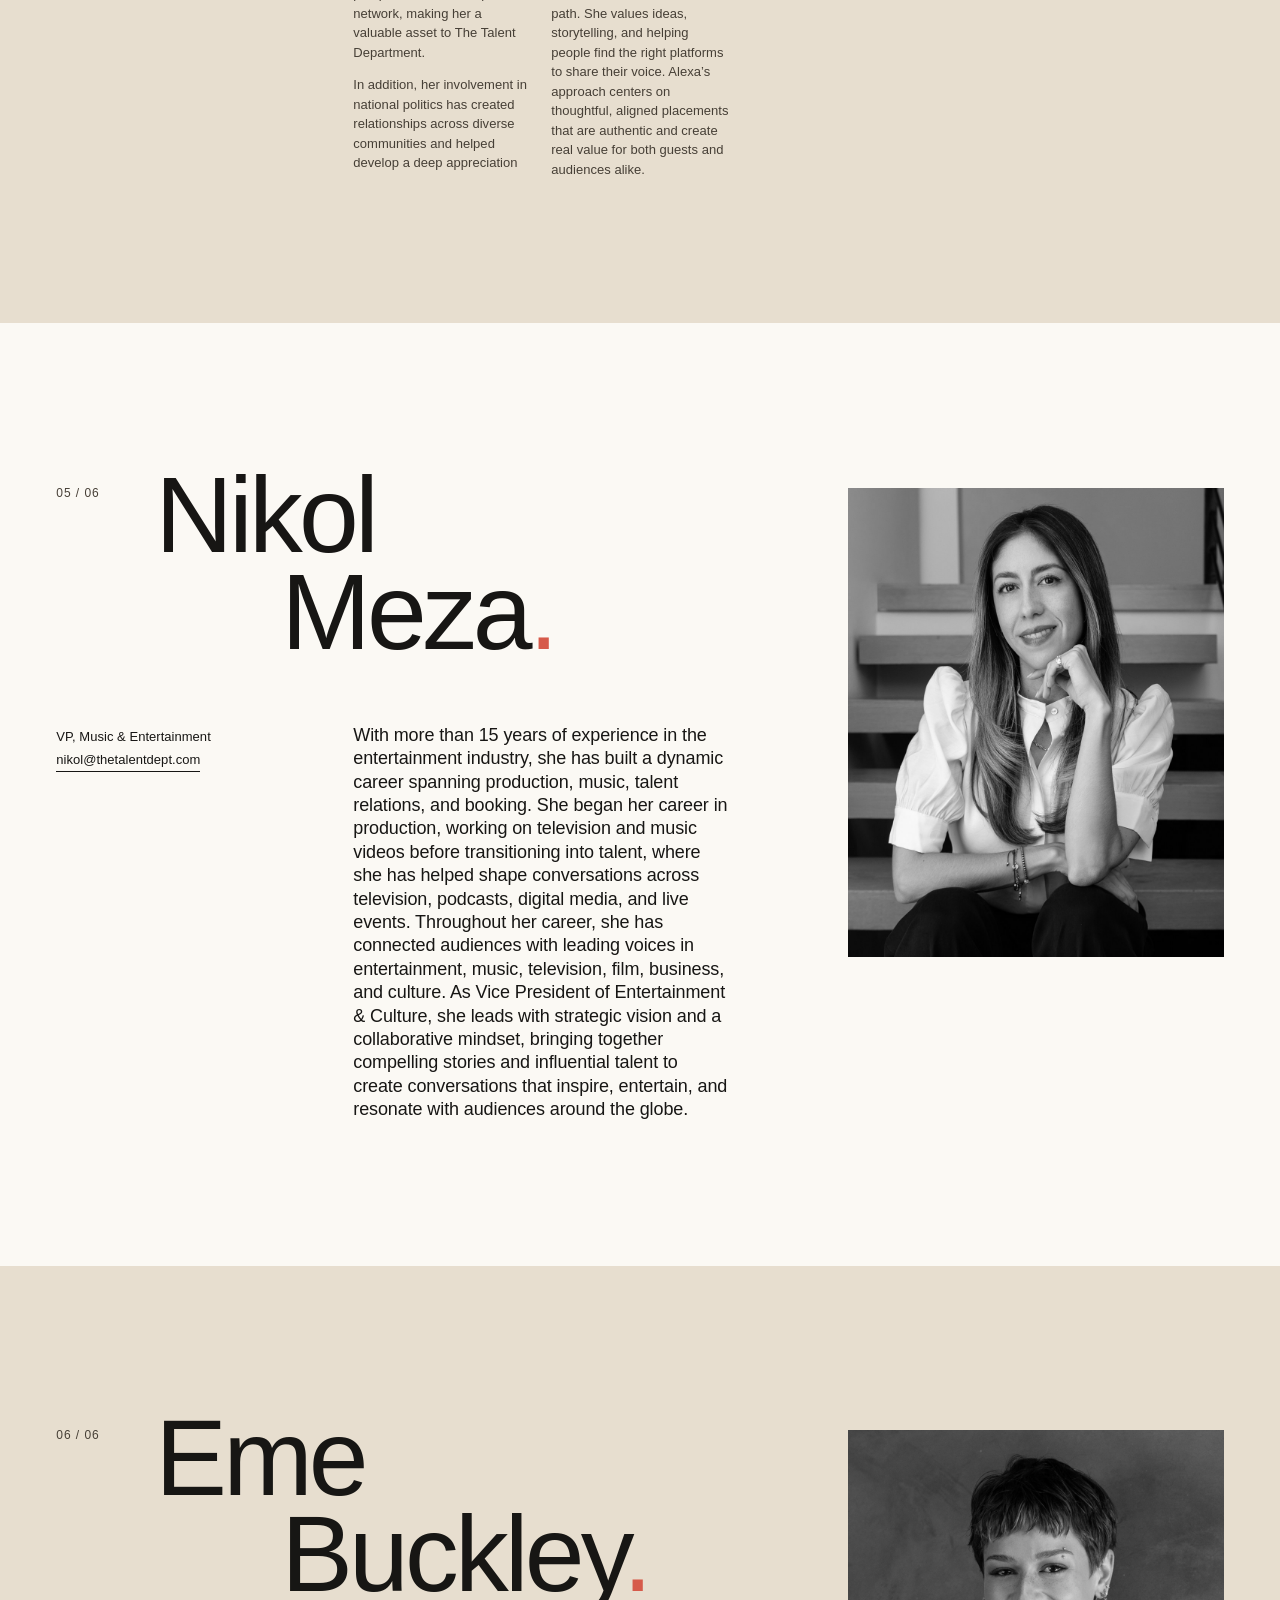
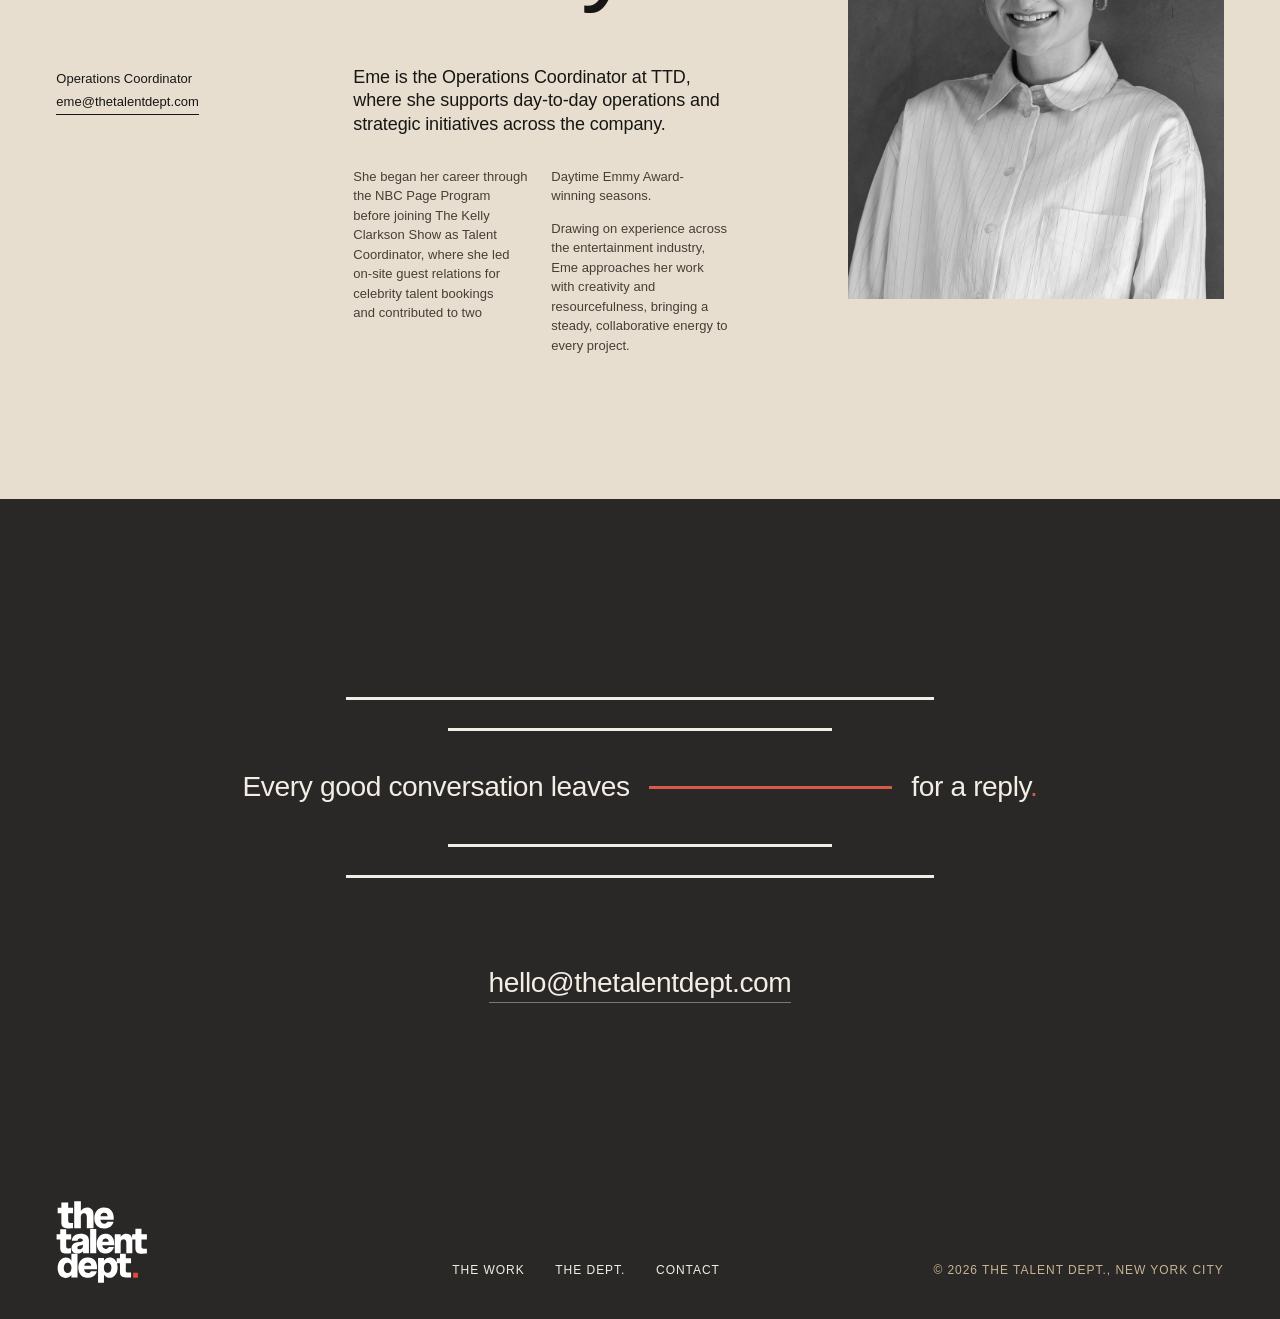
<file: the-dept.html>
<!doctype html>
<html lang="en">
<head>
<meta charset="utf-8">
<meta name="viewport" content="width=device-width,initial-scale=1">
<meta name="robots" content="noindex">
<title>The Dept. · The Talent Dept.</title>
<link rel="icon" href="assets/ttd-logo-dark.svg">
<link rel="stylesheet" href="css/r10.css?v=20261016-3">
<link rel="stylesheet" href="css/r10-contrast.css?v=20261016-3">
<script>var q=location.search,c=document.documentElement.classList;c.add('js');[['nav=min','nav-min'],['hero=b','hero-b'],['names=wall','names-wall'],['foot=2','foot-2'],['still','still'],['panel=frame','panel-frame']].forEach(function(p){if(q.indexOf(p[0])>-1)c.add(p[1])})</script>
</head>
<body id="top">
<div class="band-t"><header class="nav">
  <a class="logo" href="index.html"><img src="assets/ttd-logo-dark.svg" alt="The Talent Dept."></a>
  <nav aria-label="Main"><ul><li><a href="the-work.html">The Work</a></li><li><a href="the-dept.html" class=on aria-current=page>The Dept<span class=pd>.</span></a></li><li><a href="contact.html">Contact</a></li></ul></nav>
</header>
<header class="ag">
  <h1 class="ag-t">The Dept<i>.</i></h1>
  <div class="ag-row"><p class="lbl soft">The people in the room</p><ul><li><a href="#rima">Rima Dairi Morris</a></li><li><a href="#roland">Roland Campos</a></li><li><a href="#lisa">Lisa Phillips</a></li><li><a href="#alexa">Alexa Fix</a></li><li><a href="#nikol">Nikol Meza</a></li><li><a href="#eme">Eme Buckley</a></li></ul></div>
  <div class="ag-p"><p class="lbl soft">Philosophy</p><p class="q">Bring the right people into the right <b>room</b><i>.</i> A relationship-led talent partner connecting platforms, producers, and cultural teams.</p></div>
</header></div>
<figure class="ag-ph"><img src="assets/web/crew.jpg" alt="A crew member setting a light on set, a colleague watching" style="object-position:58% 42%"></figure>
<section>
<article class="pb band-l" id="rima">
  <p class="lbl soft pb-i">01 / 06</p>
  <h2 class="pb-n"><span class="l1">Rima Dairi</span><span class="l2">Morris<i>.</i></span></h2>
  <div class="pb-w"><p class="lab">Founder &amp; CEO</p><a class="u" href="mailto:rima@thetalentdept.com">rima@thetalentdept.com</a></div>
  <div class="pb-t"><div class="pb-lead"><p>Rima Morris is the Founder &amp; CEO of The Talent Department and a veteran talent booking executive with over 20 years of experience across television, podcasts, and global media.</p></div><div class="pb-rest"><p>She began her career at The Late Show with David Letterman, booked A-list talent at Jimmy Kimmel Live!, and spent nearly a decade at The Tonight Show Starring Jimmy Fallon, where she became Supervising Producer overseeing all celebrity guest booking.</p><p>Rima later built Spotify’s first in-house podcast booking division, leading talent strategy and acquisition for shows including What Now? with Trevor Noah, The Louis Theroux Podcast and many others. She is known for her deep relationships, sharp instincts, and collaborative approach.</p></div></div>
  <figure class="pb-p"><img src="assets/team/team-auburn.jpg" alt="Rima Dairi Morris"></figure>
</article>
<article class="pb band-t" id="roland">
  <p class="lbl soft pb-i">02 / 06</p>
  <h2 class="pb-n"><span class="l1">Roland</span><span class="l2">Campos<i>.</i></span></h2>
  <div class="pb-w"><p class="lab">Co-Founder &amp; SVP</p><a class="u" href="mailto:roland@thetalentdept.com">roland@thetalentdept.com</a></div>
  <div class="pb-t"><div class="pb-lead"><p>Roland Campos is Co-Founder &amp; SVP of The Talent Department and a veteran talent booker with more than 25 years of experience across radio, podcasting, and entertainment.</p></div><div class="pb-rest"><p>His career includes SiriusXM, where he booked for marquee programs including Opie and Anthony, Sway in the Morning, Comedy Gold Minds with Kevin Hart, and Ricky Gervais Is Deadly Serious, before joining Spotify’s podcast booking team. There, he secured guests for leading shows including What Now? with Trevor Noah, Diary of a CEO, and Science Vs.</p><p>Roland is known for his deep industry relationships, practical approach, and ability to consistently connect influential voices with culture-shaping platforms.</p></div></div>
  <figure class="pb-p"><img src="assets/team/team-man.jpg" alt="Roland Campos"></figure>
</article>
<article class="pb band-l" id="lisa">
  <p class="lbl soft pb-i">03 / 06</p>
  <h2 class="pb-n"><span class="l1">Lisa</span><span class="l2">Phillips<i>.</i></span></h2>
  <div class="pb-w"><p class="lab">VP, Sports &amp; Entertainment</p><a class="u" href="mailto:lisa@thetalentdept.com">lisa@thetalentdept.com</a></div>
  <div class="pb-t"><div class="pb-lead"><p>Who knew that memorizing every actor’s name and biography as a child would spark a career spanning more than 20 years in talent relations, partnerships, and booking? Lisa has built a reputation for her deep knowledge of entertainment, sports, and pop culture, turning passion into opportunity. She began her journey in the NBC Page Program, which led to roles working alongside iconic talent on Late Night with Conan O’Brien, Late Night with Jimmy Fallon, and Larry King Now.</p></div><div class="pb-rest"><p>Before joining The Talent Department, Lisa spent over a decade at The Players’ Tribune, founded by Derek Jeter, where she led the Athlete Relations and Partnerships team. In that role, she helped world-class athletes share their stories authentically and directly with fans. Lisa’s career reflects a unique ability to connect talent with meaningful storytelling, creating impactful partnerships across media and sports.</p></div></div>
  <figure class="pb-p"><img src="assets/team/team-sage.jpg" alt="Lisa Phillips"></figure>
</article>
<article class="pb band-t" id="alexa">
  <p class="lbl soft pb-i">04 / 06</p>
  <h2 class="pb-n"><span class="l1">Alexa</span><span class="l2">Fix<i>.</i></span></h2>
  <div class="pb-w"><p class="lab">Senior Talent Executive, Politics &amp; Entertainment</p><a class="u" href="mailto:alexa@thetalentdept.com">alexa@thetalentdept.com</a></div>
  <div class="pb-t"><div class="pb-lead"><p>Alexa joined the firm with a background in consumer data as the former Chief Brand Officer at a leading data company.</p></div><div class="pb-rest"><p>Her expertise in consumer brands and data management, paired with her experience as an investor across various industries, gives her a unique business perspective and an expansive network, making her a valuable asset to The Talent Department.</p><p>In addition, her involvement in national politics has created relationships across diverse communities and helped develop a deep appreciation for meaningful engagement, service, and shared purpose. Being a connector has always come naturally to her and is a strong asset to the company. Her focus on podcast booking is a natural extension of that path. She values ideas, storytelling, and helping people find the right platforms to share their voice. Alexa’s approach centers on thoughtful, aligned placements that are authentic and create real value for both guests and audiences alike.</p></div></div>
  <figure class="pb-p"><img src="assets/team/team-blonde.jpg" alt="Alexa Fix"></figure>
</article>
<article class="pb band-l" id="nikol">
  <p class="lbl soft pb-i">05 / 06</p>
  <h2 class="pb-n"><span class="l1">Nikol</span><span class="l2">Meza<i>.</i></span></h2>
  <div class="pb-w"><p class="lab">VP, Music &amp; Entertainment</p><a class="u" href="mailto:nikol@thetalentdept.com">nikol@thetalentdept.com</a></div>
  <div class="pb-t"><div class="pb-lead"><p>With more than 15 years of experience in the entertainment industry, she has built a dynamic career spanning production, music, talent relations, and booking. She began her career in production, working on television and music videos before transitioning into talent, where she has helped shape conversations across television, podcasts, digital media, and live events. Throughout her career, she has connected audiences with leading voices in entertainment, music, television, film, business, and culture. As Vice President of Entertainment &amp; Culture, she leads with strategic vision and a collaborative mindset, bringing together compelling stories and influential talent to create conversations that inspire, entertain, and resonate with audiences around the globe.</p></div></div>
  <figure class="pb-p"><img src="assets/team/team-blouse.jpg" alt="Nikol Meza"></figure>
</article>
<article class="pb band-t" id="eme">
  <p class="lbl soft pb-i">06 / 06</p>
  <h2 class="pb-n"><span class="l1">Eme</span><span class="l2">Buckley<i>.</i></span></h2>
  <div class="pb-w"><p class="lab">Operations Coordinator</p><a class="u" href="mailto:eme@thetalentdept.com">eme@thetalentdept.com</a></div>
  <div class="pb-t"><div class="pb-lead"><p>Eme is the Operations Coordinator at TTD, where she supports day-to-day operations and strategic initiatives across the company.</p></div><div class="pb-rest"><p>She began her career through the NBC Page Program before joining The Kelly Clarkson Show as Talent Coordinator, where she led on-site guest relations for celebrity talent bookings and contributed to two Daytime Emmy Award-winning seasons.</p><p>Drawing on experience across the entertainment industry, Eme approaches her work with creativity and resourcefulness, bringing a steady, collaborative energy to every project.</p></div></div>
  <figure class="pb-p"><img src="assets/team/team-pixie.jpg" alt="Eme Buckley"></figure>
</article>
</section>
<footer class="foot3 band-l" id="contact">
  <div class="reply" aria-label="Every good conversation leaves room for a reply.">
    <span class="ln l1"></span><span class="ln l2"></span>
    <p class="say d3"><span>Every good conversation leaves</span><span class="gap" aria-hidden="true"></span><span>for a reply<i>.</i></span></p>
    <span class="ln l2"></span><span class="ln l1"></span>
  </div>
  <p class="hall d1" aria-hidden="true">We’re just down the <b>hall</b><i>.</i></p>
  <a class="mail d3" href="mailto:hello@thetalentdept.com">hello@thetalentdept.com</a>
  <div class="base">
    <a class="lg" href="index.html"><img src="assets/ttd-logo-light.svg" alt="The Talent Dept."></a>
    <nav class="lk lbl" aria-label="Footer"><a href="the-work.html">The Work</a><a href="the-dept.html">The Dept.</a><a href="contact.html">Contact</a></nav>
    <p class="cp lbl soft">© 2026 The Talent Dept., New York City</p>
  </div>
</footer>
</body>
</html>
</file>
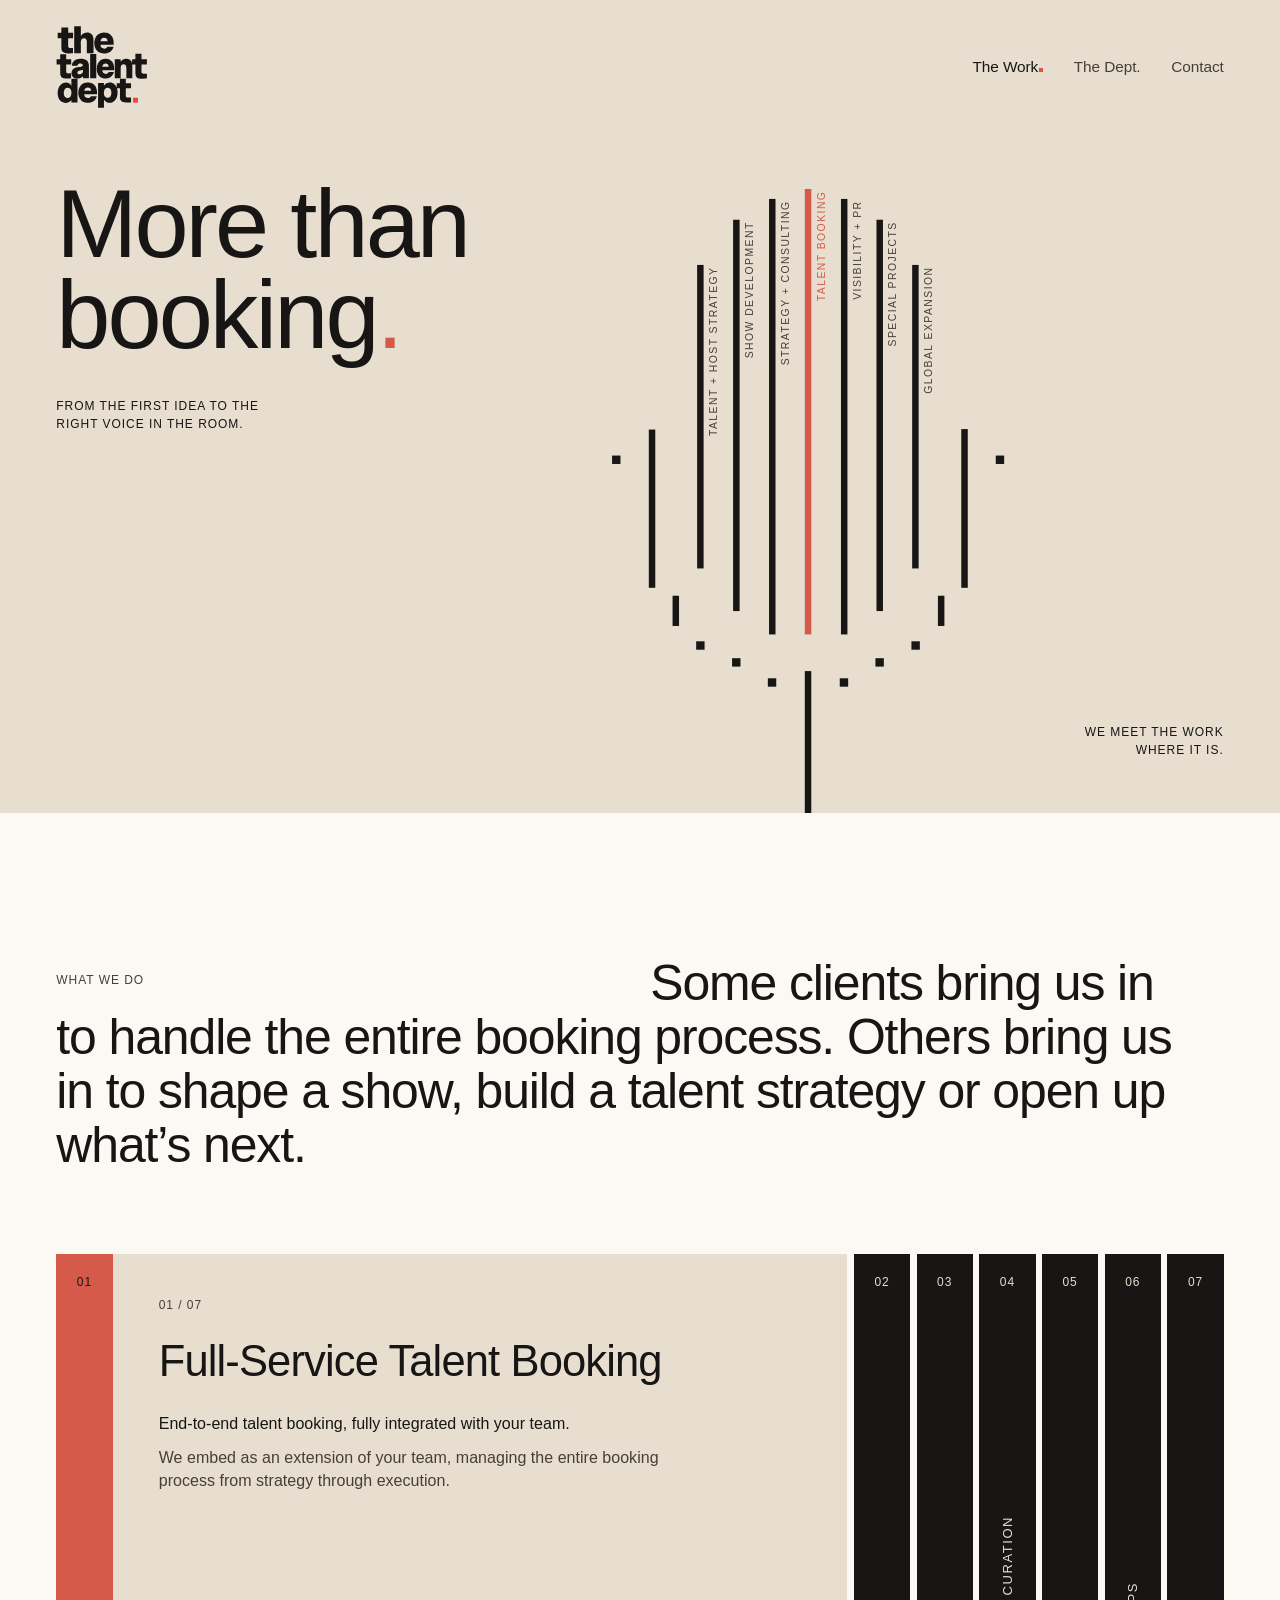
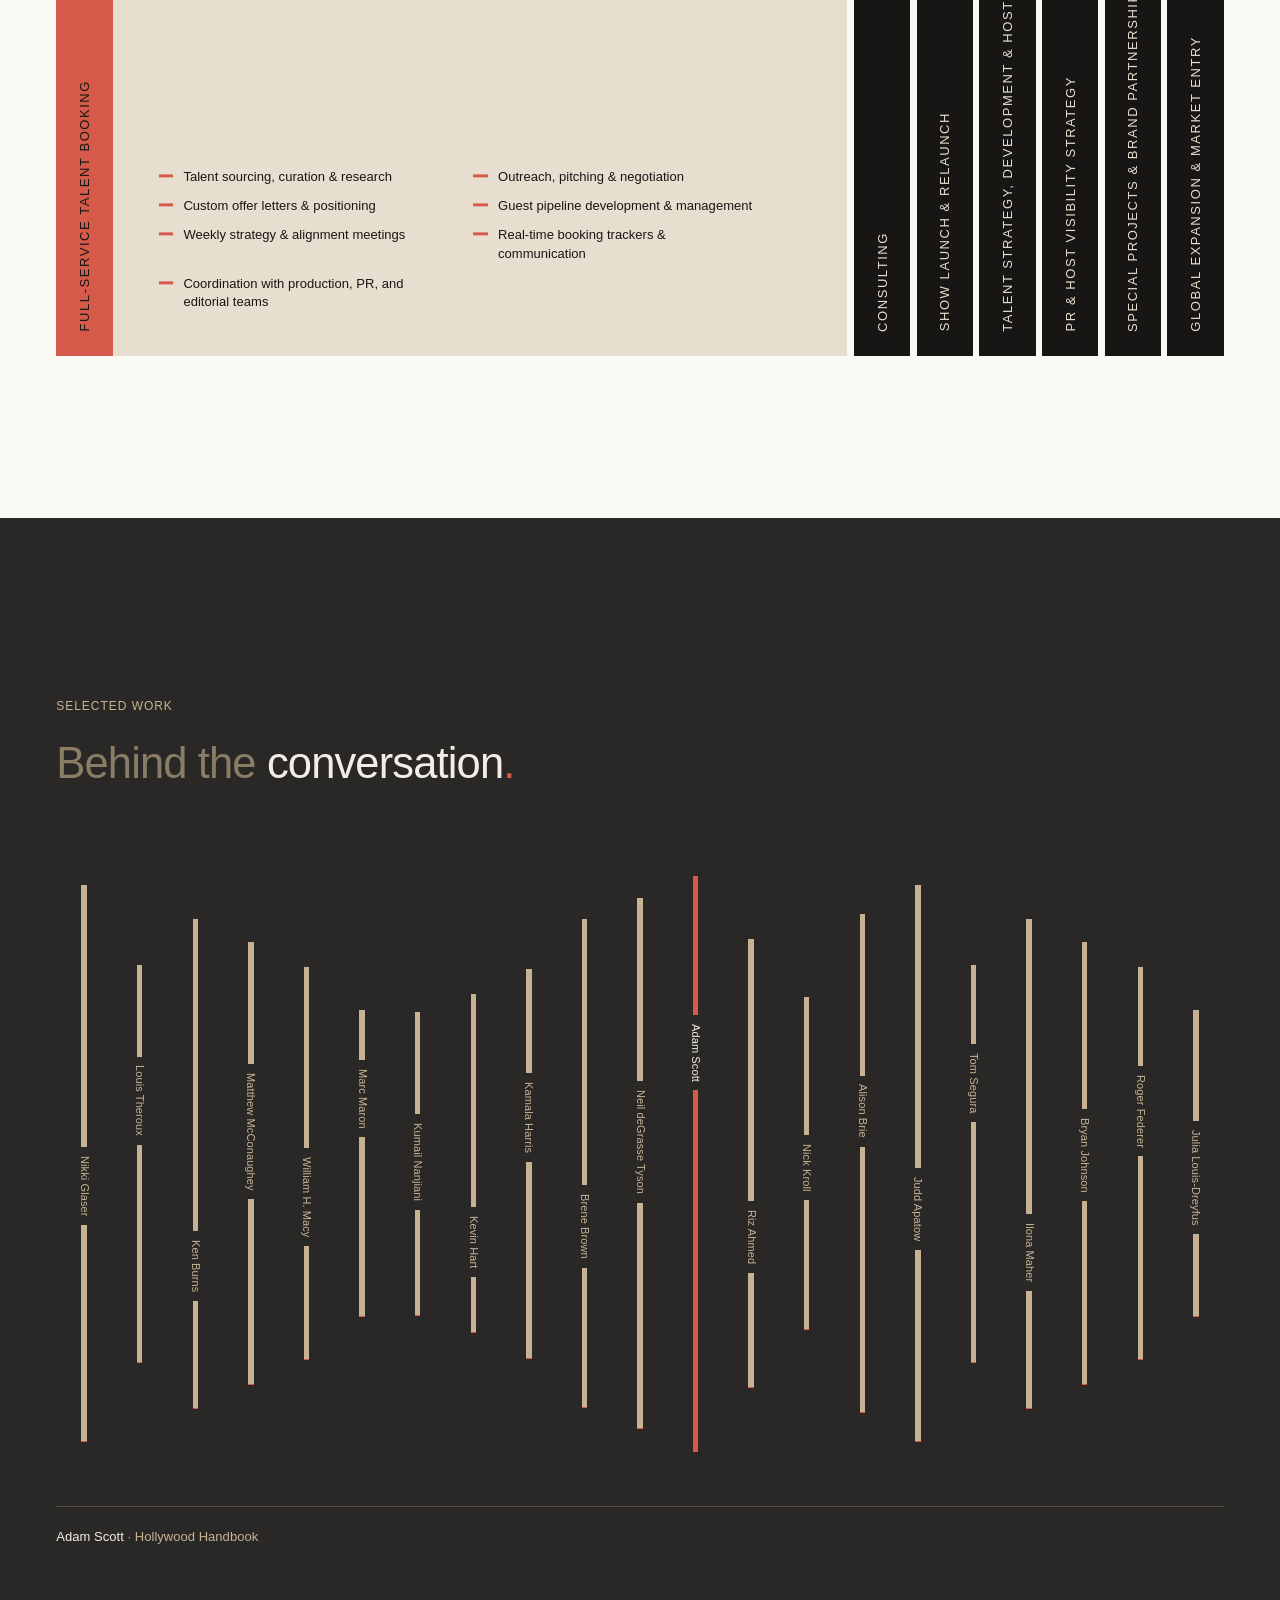
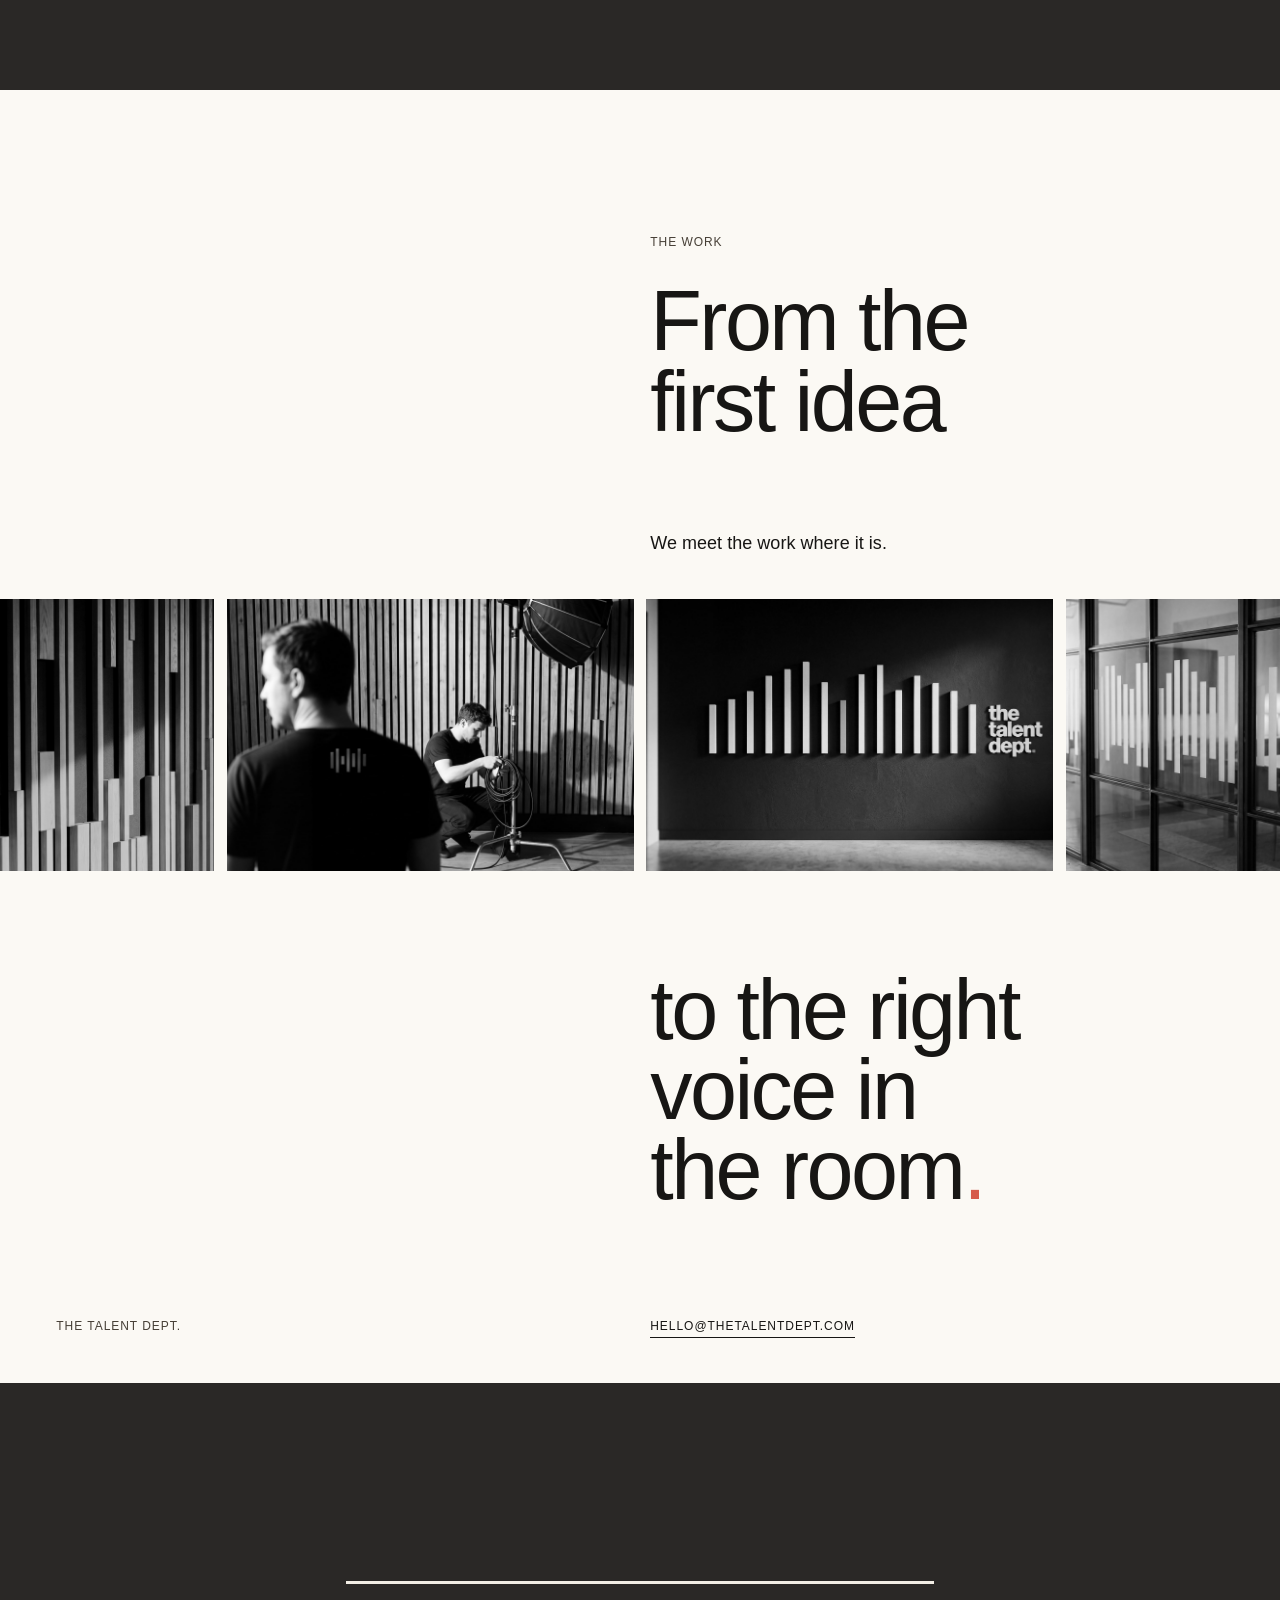
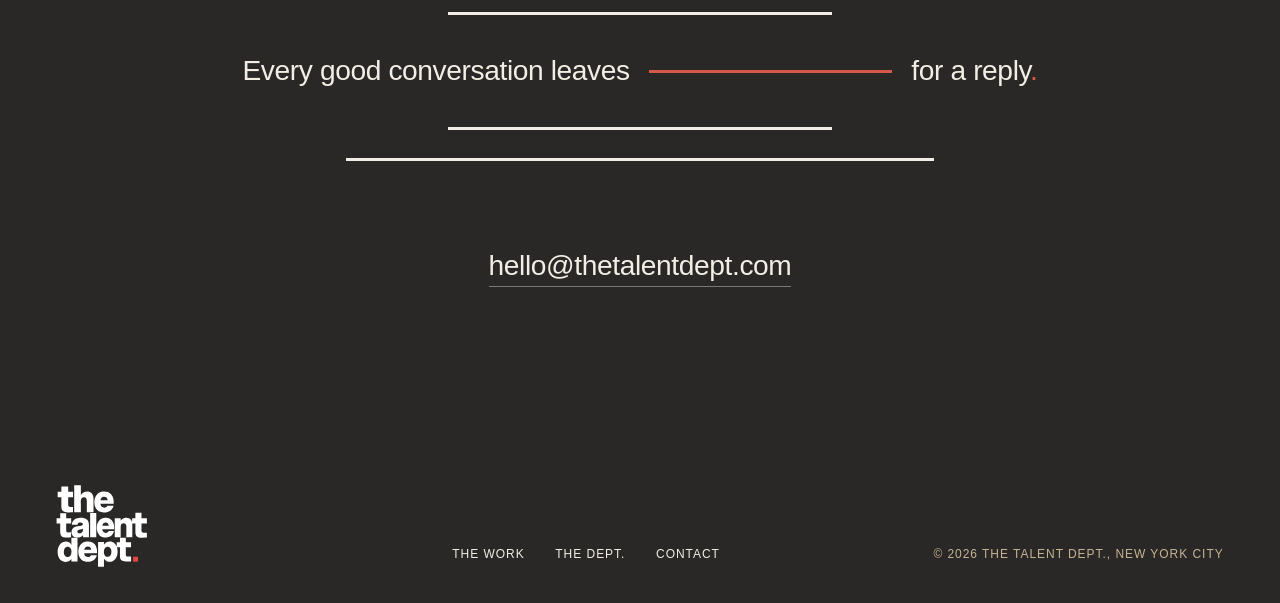
<file: the-work.html>
<!doctype html>
<html lang="en">
<head>
<meta charset="utf-8">
<meta name="viewport" content="width=device-width,initial-scale=1">
<meta name="robots" content="noindex">
<title>The Work · The Talent Dept.</title>
<link rel="icon" href="assets/ttd-logo-dark.svg">
<link rel="stylesheet" href="css/r10.css?v=20261016-3">
<link rel="stylesheet" href="css/r10-contrast.css?v=20261016-3">
<script>var q=location.search,c=document.documentElement.classList;c.add('js');[['nav=min','nav-min'],['hero=b','hero-b'],['names=wall','names-wall'],['foot=2','foot-2'],['still','still'],['panel=frame','panel-frame']].forEach(function(p){if(q.indexOf(p[0])>-1)c.add(p[1])})</script>
<script src="js/shelf.js?v=20261016-3" defer></script>
</head>
<body id="top">
<div class="band-t"><header class="nav">
  <a class="logo" href="index.html"><img src="assets/ttd-logo-dark.svg" alt="The Talent Dept."></a>
  <nav aria-label="Main"><ul><li><a href="the-work.html" class=on aria-current=page>The Work</a></li><li><a href="the-dept.html">The Dept<span class=pd>.</span></a></li><li><a href="contact.html">Contact</a></li></ul></nav>
</header>
<header class="wkm">
  <div class="art"><svg viewBox="0 0 1600 850" aria-hidden="true"><rect x="1006.0" y="70.0" width="8.1" height="556.8" fill="#D65A4A"/><rect x="961.3" y="82.4" width="8.1" height="544.4" fill="#171614"/><rect x="1051.2" y="82.4" width="8.1" height="544.4" fill="#171614"/><rect x="916.4" y="108.4" width="8.1" height="489.2" fill="#171614"/><rect x="1095.6" y="108.4" width="8.1" height="489.2" fill="#171614"/><rect x="871.4" y="164.9" width="8.1" height="379.4" fill="#171614"/><rect x="1140.2" y="164.9" width="8.1" height="379.4" fill="#171614"/><rect x="1201.6" y="370.1" width="8.1" height="198.4" fill="#171614"/><rect x="811.0" y="370.7" width="8.1" height="197.8" fill="#171614"/><rect x="765.1" y="403.2" width="10.5" height="10.5" fill="#171614"/><rect x="1244.7" y="403.2" width="10.5" height="10.5" fill="#171614"/><rect x="840.7" y="578.4" width="8.1" height="37.8" fill="#171614"/><rect x="1172.4" y="578.4" width="8.1" height="37.8" fill="#171614"/><rect x="870.2" y="635.4" width="10.5" height="10.5" fill="#171614"/><rect x="1139.3" y="635.4" width="10.5" height="10.5" fill="#171614"/><rect x="915.1" y="656.5" width="10.5" height="10.5" fill="#171614"/><rect x="1094.3" y="656.5" width="10.5" height="10.5" fill="#171614"/><rect x="959.8" y="681.6" width="10.5" height="10.5" fill="#171614"/><rect x="1006.0" y="672.6" width="8.1" height="247.4" fill="#171614"/><rect x="1049.7" y="681.6" width="10.5" height="10.5" fill="#171614"/><rect x="961.0" y="871.7" width="8.1" height="48.4" fill="#171614"/><rect x="1051.2" y="871.7" width="8.1" height="48.4" fill="#171614"/><rect x="914.8" y="900.2" width="10.5" height="10.5" fill="#171614"/><rect x="1094.3" y="900.5" width="10.5" height="10.5" fill="#171614"/><g class="spines"><text transform="translate(1031.0 72.0) rotate(-90)" text-anchor="end" class=on>TALENT BOOKING</text><text transform="translate(986.4 84.4) rotate(-90)" text-anchor="end">STRATEGY + CONSULTING</text><text transform="translate(1076.3 84.4) rotate(-90)" text-anchor="end">VISIBILITY + PR</text><text transform="translate(941.4 110.4) rotate(-90)" text-anchor="end">SHOW DEVELOPMENT</text><text transform="translate(1120.6 110.4) rotate(-90)" text-anchor="end">SPECIAL PROJECTS</text><text transform="translate(896.5 166.9) rotate(-90)" text-anchor="end">TALENT + HOST STRATEGY</text><text transform="translate(1165.2 166.9) rotate(-90)" text-anchor="end">GLOBAL EXPANSION</text></g></svg></div>
  <div class="hd"><h1 class="t">More than<br><b>booking</b><i>.</i></h1><p class="lbl l">From the first idea to the<br>right voice in the room.</p></div>
  <p class="lbl r">We meet the work<br>where it is.</p>
  <ol class="ml"><li><span class="soft">01</span><span>Talent Booking</span></li><li><span class="soft">02</span><span>Strategy + Consulting</span></li><li><span class="soft">03</span><span>Show Development</span></li><li><span class="soft">04</span><span>Talent + Host Strategy</span></li><li><span class="soft">05</span><span>Visibility + PR</span></li><li><span class="soft">06</span><span>Special Projects</span></li><li><span class="soft">07</span><span>Global Expansion</span></li></ol>
</header></div>
<section class="shelf band-l" id="services">
  <div class="sh-hd ind-q">
    <p class="lbl soft">What we do</p>
    <p class="q">Some clients bring us in to handle the entire booking process. Others bring us in to shape a show, build a talent strategy or open up what’s next.</p>
  </div>
  <div class="sh"><article class="sp on sig">
    <button class="sp-b" type="button" aria-expanded="true" aria-controls="sp0"><span class="n">01</span><span class="nm">Full-Service Talent Booking</span></button>
    <div class="sp-c" id="sp0"><div class="in">
      <p class="lbl soft">01 / 07</p>
      <h3 class="d2">Full-Service Talent Booking</h3>
      <p class="ld">End-to-end talent booking, fully integrated with your team.</p>
      <p class="bd">We embed as an extension of your team, managing the entire booking process from strategy through execution.</p>
      <ul class="it"><li>Talent sourcing, curation &amp; research</li><li>Outreach, pitching &amp; negotiation</li><li>Custom offer letters &amp; positioning</li><li>Guest pipeline development &amp; management</li><li>Weekly strategy &amp; alignment meetings</li><li>Real-time booking trackers &amp; communication</li><li>Coordination with production, PR, and editorial teams</li></ul>
    </div></div>
  </article><article class="sp">
    <button class="sp-b" type="button" aria-expanded="false" aria-controls="sp1"><span class="n">02</span><span class="nm">Consulting</span></button>
    <div class="sp-c" id="sp1"><div class="in">
      <p class="lbl soft">02 / 07</p>
      <h3 class="d2">Consulting</h3>
      <p class="ld">High-level guidance for teams managing booking internally.</p>
      <p class="bd">We provide ongoing strategic support to shape your guest pipeline, elevate your booking approach, and maximize impact.</p>
      <ul class="it"><li>Guest strategy &amp; show positioning</li><li>Ongoing advisory &amp; problem-solving</li><li>Weekly or monthly strategy sessions</li><li>On-demand guidance as needs evolve</li></ul>
    </div></div>
  </article><article class="sp">
    <button class="sp-b" type="button" aria-expanded="false" aria-controls="sp2"><span class="n">03</span><span class="nm">Show Launch &amp; Relaunch</span></button>
    <div class="sp-c" id="sp2"><div class="in">
      <p class="lbl soft">03 / 07</p>
      <h3 class="d2">Show Launch &amp; Relaunch</h3>
      <p class="ld">Set your show up for success, or take it to the next level.</p>
      <p class="bd">We help define, position, and build momentum for new or evolving shows.</p>
      <ul class="it"><li>Show positioning &amp; messaging</li><li>Guest category development</li><li>Offer letter &amp; pitch development</li><li>Industry introduction strategy</li></ul>
    </div></div>
  </article><article class="sp">
    <button class="sp-b" type="button" aria-expanded="false" aria-controls="sp3"><span class="n">04</span><span class="nm">Talent Strategy, Development &amp; Host Curation</span></button>
    <div class="sp-c" id="sp3"><div class="in">
      <p class="lbl soft">04 / 07</p>
      <h3 class="d2">Talent Strategy, Development &amp; Host Curation</h3>
      <p class="ld">Shaping shows from the inside out.</p>
      <p class="bd">We partner at the earliest stages of development to help define the right talent, voice, and direction for a project.</p>
      <ul class="it"><li>Host ideation and curation</li><li>Talent recommendations aligned with audience &amp; brand</li><li>Talent attachment &amp; booking (if greenlit)</li></ul>
    </div></div>
  </article><article class="sp">
    <button class="sp-b" type="button" aria-expanded="false" aria-controls="sp4"><span class="n">05</span><span class="nm">PR &amp; Host Visibility Strategy</span></button>
    <div class="sp-c" id="sp4"><div class="in">
      <p class="lbl soft">05 / 07</p>
      <h3 class="d2">PR &amp; Host Visibility Strategy</h3>
      <p class="ld">Expanding your presence beyond your own platform.</p>
      <p class="bd">We help position hosts as talent, increasing visibility, reach, and cultural relevance.</p>
      <ul class="it"><li>Podcast guesting support for hosts</li><li>Target show identification &amp; recommendations</li><li>Outreach &amp; booking for host appearances</li><li>Messaging &amp; narrative development</li><li>Coordination with external PR teams</li><li>Visibility planning around launches, campaigns, and key moments</li></ul>
    </div></div>
  </article><article class="sp">
    <button class="sp-b" type="button" aria-expanded="false" aria-controls="sp5"><span class="n">06</span><span class="nm">Special Projects &amp; Brand Partnerships</span></button>
    <div class="sp-c" id="sp5"><div class="in">
      <p class="lbl soft">06 / 07</p>
      <h3 class="d2">Special Projects &amp; Brand Partnerships</h3>
      <p class="ld">High-impact, short-term engagements.</p>
      <p class="bd">We support key moments that require focused booking strategy and execution.</p>
      <ul class="it"><li>Brand partnerships &amp; campaign-driven bookings</li><li>Festival programming (SXSW, etc.)</li><li>Tentpole episodes</li><li>Live shows &amp; tours</li></ul>
    </div></div>
  </article><article class="sp">
    <button class="sp-b" type="button" aria-expanded="false" aria-controls="sp6"><span class="n">07</span><span class="nm">Global Expansion &amp; Market Entry</span></button>
    <div class="sp-c" id="sp6"><div class="in">
      <p class="lbl soft">07 / 07</p>
      <h3 class="d2">Global Expansion &amp; Market Entry</h3>
      <p class="ld">Helping creators grow beyond their home market.</p>
      <p class="bd">We guide international creators and media companies entering the U.S. market, and support U.S. talent expanding globally.</p>
      <ul class="it"><li>U.S. market entry strategy &amp; positioning</li><li>Cultural &amp; editorial consulting</li><li>Cross-platform booking strategy</li><li>Audience development guidance</li><li>Host visibility within U.S. media ecosystem</li></ul>
    </div></div>
  </article></div>
</section>
<section class="wavenm" id="work">
  <div class="hd"><div><p class="lbl" style="color:var(--draft)">Selected work</p><h2 class="d2">Behind the <b>conversation</b><i>.</i></h2></div></div>
  <div class="wv" aria-hidden="true"><div class="b" style="height:96.7%;--k:1.10"><i class="t"></i><em>Nikki Glaser</em><i class="u"></i></div><div class="b" style="height:69.1%;--k:0.60"><i class="t"></i><em>Louis Theroux</em><i class="u"></i></div><div class="b" style="height:85.1%;--k:1.50"><i class="t"></i><em>Ken Burns</em><i class="u"></i></div><div class="b" style="height:76.8%;--k:0.80"><i class="t"></i><em>Matthew McConaughey</em><i class="u"></i></div><div class="b" style="height:68.2%;--k:1.24"><i class="t"></i><em>William H. Macy</em><i class="u"></i></div><div class="b" style="height:53.3%;--k:0.44"><i class="t"></i><em>Marc Maron</em><i class="u"></i></div><div class="b" style="height:52.8%;--k:1.00"><i class="t"></i><em>Kumail Nanjiani</em><i class="u"></i></div><div class="b" style="height:58.8%;--k:1.60"><i class="t"></i><em>Kevin Hart</em><i class="u"></i></div><div class="b" style="height:67.7%;--k:0.70"><i class="t"></i><em>Kamala Harris</em><i class="u"></i></div><div class="b" style="height:84.8%;--k:1.32"><i class="t"></i><em>Brene Brown</em><i class="u"></i></div><div class="b" style="height:92.3%;--k:0.90"><i class="t"></i><em>Neil deGrasse Tyson</em><i class="u"></i></div><div class="b on" style="height:100.0%;--k:0.56"><i class="t"></i><em>Adam Scott</em><i class="u"></i></div><div class="b" style="height:77.9%;--k:1.40"><i class="t"></i><em>Riz Ahmed</em><i class="u"></i></div><div class="b" style="height:57.7%;--k:1.04"><i class="t"></i><em>Nick Kroll</em><i class="u"></i></div><div class="b" style="height:86.5%;--k:0.76"><i class="t"></i><em>Alison Brie</em><i class="u"></i></div><div class="b" style="height:96.7%;--k:1.20"><i class="t"></i><em>Judd Apatow</em><i class="u"></i></div><div class="b" style="height:69.1%;--k:0.50"><i class="t"></i><em>Tom Segura</em><i class="u"></i></div><div class="b" style="height:85.1%;--k:1.44"><i class="t"></i><em>Ilona Maher</em><i class="u"></i></div><div class="b" style="height:76.8%;--k:0.96"><i class="t"></i><em>Bryan Johnson</em><i class="u"></i></div><div class="b" style="height:68.2%;--k:0.66"><i class="t"></i><em>Roger Federer</em><i class="u"></i></div><div class="b" style="height:53.3%;--k:1.16"><i class="t"></i><em>Julia Louis-Dreyfus</em><i class="u"></i></div></div>
  <p class="now sm"><b>Adam Scott</b> · Hollywood Handbook</p>
  <ol class="sr"><li>Nikki Glaser, Get Real with Me with Alix Earle</li><li>Louis Theroux, Gavin Newsom</li><li>Ken Burns, Gavin Newsom</li><li>Matthew McConaughey, Modern Wisdom</li><li>William H. Macy, Thanks Dad with Ego Nwodim</li><li>Marc Maron, Bombing with Eric Andre</li><li>Kumail Nanjiani, Paul’s Best</li><li>Kevin Hart, The Diary of a CEO</li><li>Kamala Harris, The Diary of a CEO</li><li>Brene Brown, The Diary of a CEO</li><li>Neil deGrasse Tyson, The Diary of a CEO</li><li>Adam Scott, Hollywood Handbook</li><li>Riz Ahmed, Hollywood Handbook</li><li>Nick Kroll, Take Your Shoes Off with Rick Glassman</li><li>Alison Brie, Take Your Shoes Off with Rick Glassman</li><li>Judd Apatow, Modern Wisdom</li><li>Tom Segura, Modern Wisdom</li><li>Ilona Maher, Olivia’s House</li><li>Bryan Johnson, What Now? with Trevor Noah</li><li>Roger Federer, What Now? with Trevor Noah</li><li>Julia Louis-Dreyfus, What Now? with Trevor Noah</li></ol>
</section>
<section class="wallsec band-l" id="wall">
  <div class="hd"><p class="lbl soft">Selected work</p></div>
  <style>.wall:has(.s0:hover,.s0:focus) .n.s0{color:var(--ink)}.wall:has(.s0:hover,.s0:focus) .caps .s0{display:block}.wall:has(.s1:hover,.s1:focus) .n.s1{color:var(--ink)}.wall:has(.s1:hover,.s1:focus) .caps .s1{display:block}.wall:has(.s2:hover,.s2:focus) .n.s2{color:var(--ink)}.wall:has(.s2:hover,.s2:focus) .caps .s2{display:block}.wall:has(.s3:hover,.s3:focus) .n.s3{color:var(--ink)}.wall:has(.s3:hover,.s3:focus) .caps .s3{display:block}.wall:has(.s4:hover,.s4:focus) .n.s4{color:var(--ink)}.wall:has(.s4:hover,.s4:focus) .caps .s4{display:block}.wall:has(.s5:hover,.s5:focus) .n.s5{color:var(--ink)}.wall:has(.s5:hover,.s5:focus) .caps .s5{display:block}.wall:has(.s6:hover,.s6:focus) .n.s6{color:var(--ink)}.wall:has(.s6:hover,.s6:focus) .caps .s6{display:block}.wall:has(.s7:hover,.s7:focus) .n.s7{color:var(--ink)}.wall:has(.s7:hover,.s7:focus) .caps .s7{display:block}.wall:has(.s8:hover,.s8:focus) .n.s8{color:var(--ink)}.wall:has(.s8:hover,.s8:focus) .caps .s8{display:block}.wall:has(.s9:hover,.s9:focus) .n.s9{color:var(--ink)}.wall:has(.s9:hover,.s9:focus) .caps .s9{display:block}.wall:has(.s10:hover,.s10:focus) .n.s10{color:var(--ink)}.wall:has(.s10:hover,.s10:focus) .caps .s10{display:block}</style><div class="wall"><p class="ws"><span class="w"><span class="n s6" tabindex="0">Nikki Glaser</span>&nbsp;<i class=sep>/</i></span> <span class="w"><span class="n s3" tabindex="0">Louis Theroux</span>&nbsp;<i class=sep>/</i></span> <span class="w"><span class="n s0 big" tabindex="0">Kamala Harris</span>&nbsp;<i class=sep>/</i></span> <span class="w"><span class="n s3" tabindex="0">Ken Burns</span>&nbsp;<i class=sep>/</i></span> <span class="w"><span class="n s7" tabindex="0">William H. Macy</span>&nbsp;<i class=sep>/</i></span> <span class="w"><span class="n s8" tabindex="0">Marc Maron</span>&nbsp;<i class=sep>/</i></span> <span class="w"><span class="n s1 big" tabindex="0">Matthew McConaughey</span>&nbsp;<i class=sep>/</i></span> <span class="w"><span class="n s9" tabindex="0">Kumail Nanjiani</span>&nbsp;<i class=sep>/</i></span> <span class="w"><span class="n s0" tabindex="0">Brene Brown</span>&nbsp;<i class=sep>/</i></span> <span class="w"><span class="n s4" tabindex="0">Adam Scott</span>&nbsp;<i class=sep>/</i></span> <span class="w"><span class="n s0 big" tabindex="0">Kevin Hart</span>&nbsp;<i class=sep>/</i></span> <span class="w"><span class="n s4" tabindex="0">Riz Ahmed</span>&nbsp;<i class=sep>/</i></span> <span class="w"><span class="n s5" tabindex="0">Nick Kroll</span>&nbsp;<i class=sep>/</i></span> <span class="w"><span class="n s5" tabindex="0">Alison Brie</span>&nbsp;<i class=sep>/</i></span> <span class="w"><span class="n s0" tabindex="0">Neil deGrasse Tyson</span>&nbsp;<i class=sep>/</i></span> <span class="w"><span class="n s1" tabindex="0">Judd Apatow</span>&nbsp;<i class=sep>/</i></span> <span class="w"><span class="n s1" tabindex="0">Tom Segura</span>&nbsp;<i class=sep>/</i></span> <span class="w"><span class="n s2 big" tabindex="0">Roger Federer</span>&nbsp;<i class=sep>/</i></span> <span class="w"><span class="n s10" tabindex="0">Ilona Maher</span>&nbsp;<i class=sep>/</i></span> <span class="w"><span class="n s2" tabindex="0">Bryan Johnson</span>&nbsp;<i class=sep>/</i></span> <span class="w"><span class="n s2 big" tabindex="0">Julia Louis-Dreyfus</span></span></p><div class="caps"><h2 class="cap all d3">Behind the <b>conversation</b><i>.</i></h2><p class="cap d3 s0">The Diary of a CEO</p><p class="cap d3 s1">Modern Wisdom</p><p class="cap d3 s2">What Now? with Trevor Noah</p><p class="cap d3 s3">Gavin Newsom</p><p class="cap d3 s4">Hollywood Handbook</p><p class="cap d3 s5">Take Your Shoes Off with Rick Glassman</p><p class="cap d3 s6">Get Real with Me with Alix Earle</p><p class="cap d3 s7">Thanks Dad with Ego Nwodim</p><p class="cap d3 s8">Bombing with Eric Andre</p><p class="cap d3 s9">Paul’s Best</p><p class="cap d3 s10">Olivia’s House</p><p class="lbl soft hint">All conversations</p></div></div>
</section>

<section class="wk-strip band-l">
  <h2 class="sr">From the first idea to the right voice in the room.</h2>
  <div class="a" aria-hidden="true"><p class="lbl soft">The Work</p><p class="big">From the first idea</p><p class="sub">We meet the work where it is.</p></div>
  <div class="strip">
    <figure><img src="assets/web/slats.jpg" alt="The studio's slatted wall" style="object-position:30% 50%"></figure>
    <figure><img src="assets/web/crew.jpg" alt="A crew member setting a light on set" style="object-position:40% 40%"></figure>
    <figure><img src="assets/web/signwall.jpg" alt="The Talent Dept. sign on the studio wall" style="object-position:60% 50%"></figure>
    <figure><img src="assets/web/glass.jpg" alt="The studio's glass wall, frosted with the rhythm" style="object-position:50% 50%"></figure>
  </div>
  <div class="b" aria-hidden="true"><p class="big">to the right voice in the <b>room</b><i>.</i></p></div>
  <div class="f"><span class="lbl soft">The Talent Dept.</span><a class="lbl u" href="mailto:hello@thetalentdept.com">hello@thetalentdept.com</a></div>
</section>
<footer class="foot3 band-l" id="contact">
  <div class="reply" aria-label="Every good conversation leaves room for a reply.">
    <span class="ln l1"></span><span class="ln l2"></span>
    <p class="say d3"><span>Every good conversation leaves</span><span class="gap" aria-hidden="true"></span><span>for a reply<i>.</i></span></p>
    <span class="ln l2"></span><span class="ln l1"></span>
  </div>
  <p class="hall d1" aria-hidden="true">We’re just down the <b>hall</b><i>.</i></p>
  <a class="mail d3" href="mailto:hello@thetalentdept.com">hello@thetalentdept.com</a>
  <div class="base">
    <a class="lg" href="index.html"><img src="assets/ttd-logo-light.svg" alt="The Talent Dept."></a>
    <nav class="lk lbl" aria-label="Footer"><a href="the-work.html">The Work</a><a href="the-dept.html">The Dept.</a><a href="contact.html">Contact</a></nav>
    <p class="cp lbl soft">© 2026 The Talent Dept., New York City</p>
  </div>
</footer>
</body>
</html>
</file>
<file: css/r10.css>
/* The Talent Dept. · site, round 9: the design foundation (static).
   Brief (client, 14 Oct 2026): static design and structure only, no animation or interactions. Softer editorial
   direction: mid-century modern minimalism meets Pentagram, a little Eames. Principles, not retro: proportion,
   simple geometry, warmth, negative space, quiet restraint. Warm tan grounds, hints of black and coral, oversized
   type, clean compositions; balance about 70% tan, 30% black. Logo larger, on the left; the menu grouped right.
   Brand Standards: Draft (tan), Ink, Cream, Signal (coral). Helvetica Neue, Light 300 and Medium 500. */
:root{
  --tan:#E7DECF; --tan2:#DCCFBA; --light:#F3EEE6; --draft:#C7B394; --paper:#FBF9F4; --cream:#F2EEE5; --ink:#171614; --coral:#D65A4A;
  --ink70:#5A5348;                 /* secondary text on the soft tan */
  --tan-ink:#8A7D66;               /* Draft at rest on ink */
  --hair:rgba(23,22,20,.26); --hair-n:rgba(199,179,148,.28);
  --m:max(20px,4.4vw); --g:max(12px,1.6vw);
  --f:"Helvetica Neue",Helvetica,Arial,sans-serif;
  --body:clamp(16px,1.2vw,20px); --small:clamp(13px,.92vw,15px);
  --d1:clamp(40px,4.6vw,88px); --d2:clamp(32px,3.4vw,64px); --d3:clamp(24px,2.2vw,42px); --d4:clamp(18px,1.4vw,26px);
}
*{box-sizing:border-box}
html{background:var(--tan);-webkit-text-size-adjust:100%}
body{margin:0;background:var(--tan);color:var(--ink);font:300 var(--body)/1.45 var(--f);letter-spacing:.002em;-webkit-font-smoothing:antialiased;text-rendering:optimizeLegibility}
img,svg{display:block;max-width:100%}
a{color:inherit}
h1,h2,h3,p,ol,ul,figure,dl,dd{margin:0;padding:0;font-weight:inherit}
ol,ul{list-style:none}
b,strong{font-weight:500}
i{font-style:normal;color:var(--coral);font-weight:400}
.sr{position:absolute;width:1px;height:1px;overflow:hidden;clip:rect(0 0 0 0);white-space:nowrap}

/* type */
.d1{font-size:var(--d1);line-height:1;letter-spacing:-.022em}
.d2{font-size:var(--d2);line-height:1.02;letter-spacing:-.02em}
.d3{font-size:var(--d3);line-height:1.08;letter-spacing:-.014em}
.d4{font-size:var(--d4);line-height:1.18;letter-spacing:-.008em}
.lab{font-weight:500}
.sm{font-size:var(--small);line-height:1.4}
.mute{color:var(--ink70)}
.go{font-weight:500;text-decoration:none;border-bottom:1px solid currentColor;padding-bottom:2px}
.go::after{content:" \2192"}

/* grid and zones: A caption, B text, C text */
.wrap{padding:0 var(--m)}
.grid{display:grid;grid-template-columns:repeat(12,minmax(0,1fr));column-gap:var(--g)}
.zA{grid-column:1/6} .zB{grid-column:6/10} .zC{grid-column:10/13} .zBC{grid-column:6/13}
.rule{height:1px;background:var(--hair)}
.sec{padding:20vh var(--m) 0}
@media (max-width:760px){ .grid{display:block} .grid>*+*{margin-top:18px} .sec{padding-top:110px} }

/* ---- nav: a large logo on the left, the whole menu grouped on the right, on Line of Sight bars */
.nav{display:flex;justify-content:space-between;align-items:center;padding:clamp(18px,2vw,34px) var(--m)}
.nav .logo{display:block;line-height:0}
.nav .logo img{height:clamp(58px,6.4vw,104px);width:auto}
.nav ul{display:flex;gap:6px}
.nav ul a{display:block;font-size:clamp(14px,1.04vw,17px);font-weight:500;line-height:1;padding:.78em 1.05em .72em;background:var(--paper);color:var(--ink);text-decoration:none}
.nav ul a.on{background:var(--ink);color:var(--cream)}
.on-ink .nav ul a{background:#2B2926;color:var(--cream)}
/* the minimal version: words only, one coral full stop after the page you are on */
.nav-min .nav ul a{background:none!important;color:inherit!important;padding:.4em .35em;font-weight:300}
.nav-min .nav ul a.on{font-weight:500}
.nav-min .nav ul a.on::after{content:"";display:inline-block;width:.27em;height:.27em;background:var(--coral);margin-left:.06em}
@media (max-width:760px){ .nav ul{gap:4px} .nav ul a{padding:.7em .7em .64em;font-size:13px} }

/* ---- hero: a still frame of Line of Sight */
.hero{min-height:100vh;display:flex;flex-direction:column}
.hero h1{padding:13vh var(--m) 0;max-width:15.6em;font-weight:300}
.hero .los{margin-top:auto;padding:8vh 0 9vh}
.hero .los svg{width:100%;height:auto}
.hero .cap{display:grid;grid-template-columns:repeat(12,minmax(0,1fr));column-gap:var(--g);padding:0 var(--m) 4vh}
.hero .cap p:first-child{grid-column:1/6}
.hero .cap p:last-child{grid-column:10/13}
@media (max-width:760px){ .hero h1{padding-top:12vh} .hero .cap{display:block} .hero .cap p+p{margin-top:6px} }

/* ---- the statement */
.stmt .lead{grid-column:4/13}
.stmt .mark{grid-column:1/3;display:grid;row-gap:6px;width:40px;align-self:start;align-content:start;margin-top:.9em}
.stmt .mark i{display:block;height:6px;background:var(--ink)}
.stmt .mark i:nth-child(2){width:80%} .stmt .mark i:nth-child(3){width:56%}
.stmt .below{margin-top:12vh;align-items:start}
.stmt .by{grid-column:3/6;text-align:right;justify-self:end}
.stmt .pic{grid-column:6/8}
.stmt .pic img{width:100%;aspect-ratio:1/1;object-fit:cover;filter:grayscale(1)}
.stmt .para{grid-column:8/12}
.stmt .para .go{display:inline-block;margin-top:1.6em}
@media (max-width:760px){ .stmt .by{text-align:left} .stmt .pic{width:50%} }

/* ---- the two people in chairs, with the message behind them (black) */
.chairs{position:relative;height:100vh;min-height:620px;overflow:hidden;background:var(--ink);margin-top:20vh}
.chairs .msg{position:absolute;left:0;right:0;top:50%;transform:translateY(-50%);z-index:1}
.chairs .msg p{white-space:nowrap;font-size:12.4vw;line-height:.95;letter-spacing:-.025em;color:var(--tan-ink)}
.chairs .msg p:first-child{margin-left:-6vw}
.chairs .msg p:last-child{margin-left:-31vw}
.chairs figure{position:absolute;left:50%;top:50%;width:min(40vw,72vh);transform:translate(-50%,-50%);z-index:2}
.chairs figure img{width:100%;aspect-ratio:1.62/1;object-fit:cover;filter:grayscale(1)}
.chairs .note{position:absolute;left:var(--m);right:var(--m);bottom:4vh;z-index:3;display:grid;grid-template-columns:repeat(12,minmax(0,1fr));column-gap:var(--g);color:var(--tan)}
.chairs .note p:first-child{grid-column:1/6} .chairs .note p:last-child{grid-column:10/13}
@media (max-width:760px){ .chairs figure{width:78vw} .chairs .msg p{font-size:19vw} .chairs .note{display:block} }

/* ---- how we show up: three icons on one ground line */
.ways .trio{margin-top:7vh;display:grid;grid-template-columns:repeat(3,minmax(0,1fr));column-gap:var(--g)}
.ways .ico{height:clamp(110px,11vw,200px);display:flex;align-items:flex-end;border-bottom:1px solid var(--hair);padding-bottom:0}
.ways .ico svg{height:100%;width:auto}
.ways h3{margin-top:4.2vh;font-weight:300}
.ways .trio p{margin-top:1.2em;max-width:20em}
.ways .go{display:inline-block;margin-top:9vh}
@media (max-width:760px){ .ways .trio{grid-template-columns:1fr;row-gap:48px} }

/* ---- services */
.svc .idx{margin-top:5vh}
.svc .idx li{border-top:1px solid var(--hair);padding:1.35vw 0 1.45vw;align-items:baseline}
.svc .idx li:last-child{border-bottom:1px solid var(--hair)}
.svc .idx .nm{grid-column:1/6;font-weight:300}
.svc .idx .ds{grid-column:6/11}
.svc .tail{margin-top:5vh;align-items:baseline}
@media (max-width:760px){ .svc .idx li{padding:16px 0} .svc .idx li>*+*{margin-top:6px} }

/* ---- where the work happens: the icons as a street */
.street .art{margin-top:6vh}
.street .art svg{width:100%;height:auto}
.street .grid{margin-top:2.4vh}

/* ---- the people */
.ppl .six{margin-top:6vh;display:grid;grid-template-columns:repeat(6,minmax(0,1fr));column-gap:var(--g);row-gap:5vh}
.ppl .six img{width:100%;aspect-ratio:4/5;object-fit:cover;object-position:50% 14%;filter:grayscale(1)}
.ppl .six p{margin-top:.9em}
.ppl .six p+p{margin-top:.1em}
.ppl .tail{margin-top:7vh}
@media (max-width:760px){ .ppl .six{grid-template-columns:repeat(2,minmax(0,1fr))} }

/* ---- footer (black) */
.foot{background:var(--ink);color:var(--cream);padding:18vh var(--m) 3vh;margin-top:20vh}
.foot h2{color:var(--tan-ink);font-weight:300}
.foot h2 b{color:var(--cream)}
.foot .field{margin:8vh calc(-1*var(--m)) 0}
.foot .field svg{width:100%;height:auto}
.foot .rule{background:var(--hair-n);margin-top:8vh}
.foot .grid{padding-top:1.2vw}
.foot .mute{color:var(--tan)}
.foot .mail{font-size:var(--d4);letter-spacing:-.018em;text-decoration:none;border-bottom:1px solid var(--hair-n)}
.foot .links{display:grid;row-gap:.3em}
.foot .links a{text-decoration:none}
.foot .base{margin-top:14vh;align-items:end}
.foot .base img{height:clamp(58px,6.4vw,104px);width:auto}
.foot .base .zC{justify-self:end;text-align:right}

/* ---- inner pages */
.ph{margin-top:16vh}
.ph img{width:100%;height:80vh;object-fit:cover;filter:grayscale(1)}
.pg-head{padding:12vh var(--m) 0}
.pg-head .grid{margin-top:1.2vw}
.svcs li{border-top:1px solid var(--hair);padding:1.2vw 0 5vw}
.svcs li h3{grid-column:1/6;font-weight:300}
.svcs li .b{grid-column:6/10}
.svcs li .b p+p{margin-top:.6em}
.svcs li ul{grid-column:10/13}
.svcs li ul li{border:0;padding:.42em 0;border-top:1px solid var(--hair)}
.svcs li ul li:first-child{border-top:0;padding-top:0}

.names{background:var(--ink);color:var(--cream);padding:18vh var(--m) 18vh;margin-top:12vh}
.names h2{font-weight:300;color:var(--tan-ink)}
.names h2 b{color:var(--cream)}
.names .rule{background:var(--hair-n);margin-top:4vh}
.names ol{margin-top:5vh;display:grid;grid-template-columns:repeat(3,minmax(0,1fr));column-gap:var(--g);row-gap:2.6vh}
.names li .w{display:block;font-size:var(--d4);line-height:1.15;letter-spacing:-.018em}
.names li .s{display:block;color:var(--tan);margin-top:.25em}
@media (max-width:760px){ .names ol{grid-template-columns:1fr} }

/* The Dept. head: one huge word against the centre line, who's who above it, a tall photograph */
.jk{display:grid;grid-template-columns:repeat(12,minmax(0,1fr));column-gap:var(--g);grid-template-rows:auto 1fr auto auto;min-height:calc(100vh - 140px);padding:4vh var(--m) 6vh}
.jk-meta{grid-column:3/8;grid-row:1;justify-self:end;text-align:right;display:grid;row-gap:.85em}
.jk-meta dt{font-weight:500}
.jk-meta a{text-decoration:none}
.jk-pic{grid-column:8/12;grid-row:1/4}
.jk-pic img{width:100%;aspect-ratio:4/5;object-fit:cover;filter:grayscale(1)}
.jk-word{grid-column:1/8;grid-row:3;justify-self:end;align-self:end;font-size:clamp(64px,10.4vw,200px);line-height:.84;letter-spacing:-.03em;margin-bottom:-.04em;white-space:nowrap}
.jk-go{grid-column:1/8;grid-row:4;justify-self:end;margin-top:2.6vw}
.jk-note{grid-column:8/11;grid-row:4;margin-top:2.6vw}
@media (max-width:760px){ .jk{display:block;min-height:0} .jk-meta{text-align:left} .jk-pic{margin-top:24px} .jk-word{margin-top:28px;font-size:22vw} .jk-go{display:inline-block;margin-top:16px} .jk-note{margin-top:18px} }

/* The Dept.: each person is a page */
.person{min-height:min(70vw,94vh);display:flex;flex-direction:column;padding:0 var(--m)}
.person .grid.top{padding-top:1.2vw;align-items:start}
.person .run{grid-column:1/6}
.person .txt{grid-column:6/9}
.person .txt p+p{margin-top:1em}
.person .pic{grid-column:9/13}
.person .pic img{width:100%;aspect-ratio:4/5;object-fit:cover;object-position:50% 12%;filter:grayscale(1)}
.person .grid.bot{margin-top:auto;padding:3vw 0 1.4vw;align-items:end}
.person .b1{grid-column:1/6} .person .b2{grid-column:6/9} .person .b3{grid-column:9/13;justify-self:end}
.tick::before{content:"";display:inline-block;width:1.1em;height:1px;background:var(--coral);vertical-align:.32em;margin-right:.55em}
@media (max-width:760px){ .person{min-height:0} .person .grid.bot{padding:24px 0 18px} }

/* Contact: two words split across the top, a rule, the list, a big photograph with a line down its edge */
.lm{min-height:calc(100vh - 140px);display:flex;flex-direction:column;padding:4vh var(--m) 0}
.lm-words{display:flex;justify-content:space-between;align-items:baseline}
.lm .rule{margin-top:1.4vw}
.lm-body{flex:1;display:grid;grid-template-columns:repeat(12,minmax(0,1fr));column-gap:var(--g);min-height:58vh}
.lm-left{grid-column:1/7;display:grid;grid-template-columns:repeat(6,minmax(0,1fr));column-gap:var(--g);align-content:start;padding-top:1.2vw}
.lm-a{grid-column:1/3} .lm-b{grid-column:3/7}
.lm-kv{grid-column:1/7;margin-top:6vh;display:grid;row-gap:.3em}
.lm-kv div{display:grid;grid-template-columns:minmax(0,1fr) minmax(0,1.6fr);column-gap:var(--g)}
.lm-kv .gap{height:1.1em}
.lm-kv dt{font-weight:500}
.lm-kv a{text-decoration:none}
.lm-pic{grid-column:8/12;position:relative;margin-top:1.2vw}
.lm-pic img{width:100%;height:100%;min-height:56vh;object-fit:cover;filter:grayscale(1)}
.lm-pic .steps i{position:absolute;width:1.2vw;height:1.2vw;background:var(--coral)}
.lm-pic .steps i:nth-child(1){right:0;bottom:1.2vw} .lm-pic .steps i:nth-child(2){right:-1.2vw;bottom:0}
.lm-vert{grid-column:12/13;justify-self:end;writing-mode:vertical-rl;text-transform:uppercase;font-size:12px;letter-spacing:.06em;font-weight:500;padding-top:1.2vw;white-space:nowrap}
.lm-strip{display:grid;grid-template-columns:repeat(5,minmax(0,1fr));column-gap:var(--g);padding:5vh 0 3vh;font-size:12px;text-transform:uppercase;letter-spacing:.05em;color:var(--ink70)}
.lm-strip span:last-child{justify-self:end}
@media (max-width:760px){ .lm-words{display:block} .lm-words span{display:block} .lm-body,.lm-left{display:block} .lm-left>*+*{margin-top:14px} .lm-kv div{grid-template-columns:1fr} .lm-pic{margin-top:28px} .lm-vert{display:none} .lm-strip{grid-template-columns:1fr 1fr;row-gap:8px} .lm-strip span:last-child{justify-self:start} }
@media (max-width:760px){ .hero .los{overflow:hidden} .hero .los svg{width:250%;max-width:none;margin-left:-105%} }

/* =====================================================================================
   v2, after Woodwrights and XOO: soft tan sections, text beside one large photograph, small uppercase labels and
   short numbered lists, a spaced row of photographs, a product split, an index with hairlines and counts.
   ===================================================================================== */
.cap-u{font-size:12px;line-height:1.45;font-weight:500;text-transform:uppercase;letter-spacing:.07em}
.num{display:grid;row-gap:.95em}
.num li{display:grid;grid-template-columns:3.4em 1fr;font-size:12.5px;line-height:1.4;text-transform:uppercase;letter-spacing:.06em}
.num li span:first-child{color:var(--ink70)}
.u{text-decoration:none;border-bottom:1px solid currentColor;padding-bottom:2px}

/* the statement beside the anchor photograph */
.split2{display:grid;grid-template-columns:repeat(12,minmax(0,1fr));column-gap:var(--g);padding:16vh var(--m) 0;align-items:stretch}
.split2 .t{grid-column:1/6;display:flex;flex-direction:column}
.split2 .t .d3{max-width:13em}
.split2 .t p.body{margin-top:2.2em;max-width:26em}
.split2 .t .u{align-self:flex-start;margin-top:1.8em}
.split2 .t .lst{margin-top:auto;padding-top:10vh}
.split2 .t .lst .cap-u{margin-bottom:2.2em}
.split2 figure{grid-column:7/13}
.split2 figure img{width:100%;height:100%;min-height:88vh;object-fit:cover;filter:grayscale(1)}
@media (max-width:760px){ .split2{display:block;padding-top:100px} .split2 figure{margin-top:36px} .split2 figure img{min-height:60vh} }

/* our approach: title, numbered list, paragraph, then a spaced row of photographs */
.approach{margin-top:20vh;padding:16vh var(--m) 18vh;background:var(--tan2)}
.approach .top{display:grid;grid-template-columns:repeat(12,minmax(0,1fr));column-gap:var(--g);align-items:start}
.approach h2{grid-column:1/5;font-weight:300}
.approach .num{grid-column:6/9}
.approach .num li{grid-template-columns:3.4em 1fr}
.approach .num li b{display:block;font-weight:500}
.approach .num li em{display:block;font-style:normal;text-transform:none;letter-spacing:0;font-size:var(--small);color:var(--ink70);margin-top:.35em}
.approach .para{grid-column:9/13}
.approach .para .u{display:inline-block;margin-top:1.6em}
.approach .row4{margin-top:16vh;display:grid;grid-template-columns:repeat(12,minmax(0,1fr));column-gap:var(--g);align-items:start}
.approach .row4 figure img{width:100%;object-fit:cover;filter:grayscale(1)}
.approach .row4 .f1{grid-column:1/5} .approach .row4 .f1 img{aspect-ratio:3/2}
.approach .row4 .f2{grid-column:6/8} .approach .row4 .f2 img{aspect-ratio:3/4}
.approach .row4 .f3{grid-column:8/10} .approach .row4 .f3 img{aspect-ratio:3/4}
.approach .row4 .f4{grid-column:11/13} .approach .row4 .f4 img{aspect-ratio:3/4}
@media (max-width:760px){ .approach .top,.approach .row4{display:block} .approach .top>*+*{margin-top:28px} .approach .row4 figure+figure{margin-top:14px} }

/* the product split: a big photograph left, the words low on the right */
.feat{display:grid;grid-template-columns:repeat(12,minmax(0,1fr));column-gap:var(--g);padding:20vh var(--m) 0;align-items:end}
.feat figure{grid-column:1/8}
.feat figure img{width:100%;aspect-ratio:7/5;object-fit:cover;filter:grayscale(1)}
.feat figure figcaption{margin-top:.8em}
.feat .t{grid-column:9/13;padding-bottom:6vh}
.feat .t p.body{margin-top:1.6em}
.feat .t .u{display:inline-block;margin-top:1.8em}
@media (max-width:760px){ .feat{display:block;padding-top:100px} .feat .t{margin-top:28px} }

/* the index (after XOO): each show, its guests, and how many */
.index{background:var(--ink);color:var(--cream);padding:16vh var(--m) 18vh;margin-top:20vh}
.index .hd{display:grid;grid-template-columns:repeat(12,minmax(0,1fr));column-gap:var(--g);align-items:end;margin-bottom:6vh}
.index .hd h2{grid-column:1/9;font-weight:300;color:var(--tan-ink)} .index .hd h2 b{color:var(--cream)}
.index .hd p{grid-column:10/13;justify-self:end;color:var(--draft)}
.index ol li{display:grid;grid-template-columns:repeat(12,minmax(0,1fr));column-gap:var(--g);align-items:baseline;padding:1.05vw 0;border-top:1px solid var(--hair-n)}
.index ol li:last-child{border-bottom:1px solid var(--hair-n)}
.index ol li .sh{grid-column:1/6}
.index ol li .gu{grid-column:6/12;color:var(--draft)}
.index ol li .n{grid-column:12/13;justify-self:end;font-variant-numeric:tabular-nums}
@media (max-width:760px){ .index .hd{display:block} .index .hd p{margin-top:10px} .index ol li{display:block;padding:14px 0} .index ol li .gu{margin-top:4px} .index ol li .n{margin-top:4px} }

/* the people, beside the words (after the showroom block) */
.ppl2{display:grid;grid-template-columns:repeat(12,minmax(0,1fr));column-gap:var(--g);padding:20vh var(--m) 0;align-items:start}
.ppl2 .t{grid-column:1/5}
.ppl2 .t .u{display:inline-block;margin-top:1.8em}
.ppl2 .g{grid-column:6/13;display:grid;grid-template-columns:repeat(3,minmax(0,1fr));column-gap:var(--g);row-gap:4vh}
.ppl2 .g img{width:100%;aspect-ratio:4/5;object-fit:cover;object-position:50% 14%;filter:grayscale(1)}
.ppl2 .g p{margin-top:.75em}
@media (max-width:760px){ .ppl2{display:block;padding-top:100px} .ppl2 .g{margin-top:28px;grid-template-columns:repeat(2,minmax(0,1fr))} }

/* =====================================================================================
   v3: cleaner, more air. Two grounds alternate in calm bands (soft tan and a tan-white, Draft at 15% over Paper),
   every section has generous room above and below, and one confident number carries the work.
   ===================================================================================== */
.band-t{background:var(--tan)} .band-l{background:var(--light)}
.split2,.feat,.ppl2{padding-top:26vh;padding-bottom:26vh}
.split2 figure img{min-height:82vh}
.split2 .t{justify-content:center}
.approach{margin-top:0;padding:28vh var(--m) 28vh;background:var(--tan)}
.chairs{margin-top:0}
.street{padding-top:26vh;padding-bottom:22vh}
.foot{margin-top:0}
.hero .cap p:last-child{display:none}

/* the number: one oversized figure and the names as a single quiet line */
.count{background:var(--ink);color:var(--cream);padding:24vh var(--m) 24vh;display:grid;grid-template-columns:repeat(12,minmax(0,1fr));column-gap:var(--g);align-items:end}
.count .big{grid-column:1/8;font-size:min(36vw,64vh);line-height:.74;letter-spacing:-.045em;font-weight:300;color:var(--cream);margin-left:-.06em}
.count .t{grid-column:8/13;padding-bottom:1.2vh}
.count .t h2{font-weight:300;color:var(--tan-ink)} .count .t h2 b{color:var(--cream)}
.count .t p.names{margin-top:2.4em;color:var(--draft);line-height:1.7}
.count .t .u{display:inline-block;margin-top:2.2em;color:var(--cream)}
@media (max-width:760px){ .count{display:block;padding:120px var(--m)} .count .big{font-size:52vw} .count .t{margin-top:28px} }

@media (max-width:760px){ .split2,.feat,.ppl2,.approach,.street{padding-top:110px;padding-bottom:110px} }

/* =====================================================================================
   v4, page by page: the same calm bands, generous air and one moment of scale on every page.
   ===================================================================================== */
/* The Work */
.wk-head{padding:12vh var(--m) 24vh}
.wk-head .grid{margin-top:12vh;align-items:start}
.wk-head .zA{grid-column:1/5} .wk-head .zB{grid-column:6/10} .wk-head .zC{grid-column:10/13}
.wk-photo img{width:100%;height:86vh;object-fit:cover;filter:grayscale(1)}
.wk-what{padding:26vh var(--m) 26vh}
.wk-what .top{display:grid;grid-template-columns:repeat(12,minmax(0,1fr));column-gap:var(--g);align-items:end}
.wk-what .big{grid-column:1/7;font-size:min(30vw,56vh);line-height:.74;letter-spacing:-.045em;font-weight:300;margin-left:-.06em}
.wk-what .top .t{grid-column:8/13;padding-bottom:1vh}
.wk-what .top .t p+p{margin-top:1.4em}
.wk-what ol{margin-top:20vh}
.wk-what ol>li{display:grid;grid-template-columns:repeat(12,minmax(0,1fr));column-gap:var(--g);border-top:1px solid var(--hair);padding:5.5vh 0 7vh;align-items:start}
.wk-what ol>li:last-child{border-bottom:1px solid var(--hair)}
.wk-what ol>li h3{grid-column:1/6;font-weight:300}
.wk-what ol>li .b{grid-column:7/13}
.wk-what ol>li .b p+p{margin-top:.7em}
.wk-what ol>li .b .items{margin-top:1.6em;color:var(--ink70);line-height:1.7}
.wk-close{padding:28vh var(--m) 28vh}
.wk-close h2{max-width:14em;font-weight:300}
.wk-close .u{display:inline-block;margin-top:2.6em}
@media (max-width:760px){ .wk-head .grid,.wk-what .top,.wk-what ol>li{display:block} .wk-head .grid>*+*,.wk-what ol>li>*+*{margin-top:16px}
  .wk-what .big{font-size:48vw} .wk-what .top .t{margin-top:24px} .wk-what,.wk-close{padding:110px var(--m)} .wk-what ol{margin-top:60px} .wk-photo img{height:60vh} }

/* The Dept.: people as alternating bands, no rules, room to breathe */
.person.band{min-height:0;padding:18vh var(--m) 4vh}
.person.band .grid.top{padding-top:0}
.person.band .grid.bot{margin-top:14vh}
@media (max-width:760px){ .person.band{padding:90px var(--m) 20px} .person.band .grid.bot{margin-top:40px} }

/* Contact: the main address is the focal point */
.lm{padding-bottom:0}
.lm-body{min-height:64vh;margin-top:0}
.lm-left{padding-top:4vh}
.lm-main{grid-column:1/7;margin-top:8vh}
.lm-main a{font-size:var(--d3);letter-spacing:-.014em;line-height:1.1;text-decoration:none;border-bottom:1px solid var(--hair)}
.lm-kv{margin-top:9vh;row-gap:.55em}
.lm-pic{margin-top:4vh}
.lm-strip{padding:9vh 0 4vh}
@media (max-width:760px){ .lm-main{margin-top:32px} .lm-main a{font-size:26px} }

/* the chairs, readable: three words stacked, the photograph overlapping only the end of the longest one */
.chairs2{background:var(--ink);color:var(--cream);padding:24vh var(--m) 16vh;display:grid;grid-template-columns:repeat(12,minmax(0,1fr));column-gap:var(--g)}
.chairs2 .words{grid-column:1/13;grid-row:1;position:relative;z-index:1;font-size:8.6vw;line-height:.93;letter-spacing:-.022em;font-weight:300;color:var(--tan-ink)}
.chairs2 .words span{display:block}
.chairs2 figure{grid-column:8/13;grid-row:1;align-self:end;position:relative;z-index:2;margin-bottom:.4vw}
.chairs2 figure img{width:100%;aspect-ratio:1.62/1;object-fit:cover;filter:grayscale(1)}
.chairs2 .foot2{grid-column:1/13;display:grid;grid-template-columns:repeat(12,minmax(0,1fr));column-gap:var(--g);margin-top:12vh;align-items:baseline}
.chairs2 .foot2 .d4{grid-column:1/8;color:var(--cream)}
.chairs2 .foot2 .cap-u{grid-column:8/13;color:var(--draft)}
@media (max-width:760px){ .chairs2{display:block;padding:110px var(--m)} .chairs2 .words{font-size:15vw} .chairs2 figure{margin-top:28px} .chairs2 .foot2{display:block;margin-top:40px} .chairs2 .foot2 .cap-u{margin-top:10px} }

/* how we show up: three equal columns, each icon on one shared ground line */
.ways2{padding:26vh var(--m) 26vh}
.ways2 .trio{margin-top:12vh;display:grid;grid-template-columns:repeat(3,minmax(0,1fr));column-gap:4.4vw}
.ways2 .ico{height:clamp(96px,9.4vw,180px);display:flex;align-items:flex-end;border-bottom:1px solid var(--hair)}
.ways2 .ico svg{height:100%;width:auto}
.ways2 .n{display:block;margin-top:4.2vh}
.ways2 h3{margin-top:1.4vh;font-weight:300}
.ways2 h3 i{color:var(--ink)}
.ways2 .trio p{margin-top:1.3em;max-width:21em}
.ways2 .close{margin-top:20vh;display:grid;grid-template-columns:repeat(12,minmax(0,1fr));column-gap:var(--g);align-items:baseline;border-top:1px solid var(--hair);padding-top:3.4vh}
.ways2 .close .d3{grid-column:1/9}
.ways2 .close .zC{grid-column:10/13;justify-self:end}
@media (max-width:760px){ .ways2{padding:110px var(--m)} .ways2 .trio{grid-template-columns:1fr;row-gap:56px} .ways2 .close{display:block} .ways2 .close .zC{margin-top:14px} }

/* =====================================================================================
   v5: scale and grids. Type comes down; three deliberate moments stay oversized (21, 07, The Dept.).
   Each section has its own grid.
   ===================================================================================== */
/* hero as a poster: the Line of Sight field on the right, the line set to the left of it */
.hero2{min-height:100vh;display:flex;flex-direction:column}
.hero2 .hg{flex:1;display:grid;grid-template-columns:repeat(12,minmax(0,1fr));column-gap:var(--g);grid-template-rows:1fr auto;padding:6vh var(--m) 4.5vh;row-gap:6vh}
.hero2 .fld{grid-column:5/13;grid-row:1;align-self:center}
.hero2 .fld svg{width:100%;height:auto}
.hero2 h1{grid-column:1/5;grid-row:1;align-self:center;font-weight:300;max-width:9.6em;padding-right:1vw}
.hero2 .l{grid-column:1/5;grid-row:2} .hero2 .r{grid-column:5/13;grid-row:2}
@media (max-width:760px){ .hero2 .hg{display:block;padding-top:8vh} .hero2 h1{margin-top:6vh} .hero2 .fld{margin-top:6vh} .hero2 .r{margin-top:6px} }

/* statement: the photograph on the left now, the words offset to the right */
.split3{display:grid;grid-template-columns:repeat(12,minmax(0,1fr));column-gap:var(--g);padding:26vh var(--m);align-items:center}
.split3 figure{grid-column:1/6}
.split3 figure img{width:100%;aspect-ratio:4/5;object-fit:cover;filter:grayscale(1)}
.split3 .t{grid-column:7/12}
.split3 .t p.body{margin-top:2em;max-width:28em}
.split3 .t .u{display:inline-block;margin-top:1.8em}
@media (max-width:760px){ .split3{display:block;padding:110px var(--m)} .split3 .t{margin-top:32px} }

/* how we show up: the three step down like a staircase */
.ways2 .trio article:nth-child(2){padding-top:9vh}
.ways2 .trio article:nth-child(3){padding-top:18vh}
.ways2 .ico{height:clamp(80px,6.6vw,128px)}
@media (max-width:760px){ .ways2 .trio article:nth-child(n){padding-top:0} }

/* the feature: words on the left, the photograph to the right */
.feat2{display:grid;grid-template-columns:repeat(12,minmax(0,1fr));column-gap:var(--g);padding:26vh var(--m);align-items:end}
.feat2 .t{grid-column:1/5;padding-bottom:1vh}
.feat2 .t p.body{margin-top:1.8em;max-width:24em}
.feat2 .t .u{display:inline-block;margin-top:1.8em}
.feat2 figure{grid-column:6/13}
.feat2 figure img{width:100%;aspect-ratio:3/2;object-fit:cover;filter:grayscale(1)}
@media (max-width:760px){ .feat2{display:block;padding:110px var(--m)} .feat2 figure{margin-top:32px} }

/* the street: narrower, its caption to the side */
.street2{display:grid;grid-template-columns:repeat(12,minmax(0,1fr));column-gap:var(--g);padding:26vh var(--m) 24vh;align-items:end}
.street2 .cap{grid-column:1/4;padding-bottom:.6vh}
.street2 .cap .d4{margin-top:.8em}
.street2 .art{grid-column:5/13}
.street2 .art svg{width:100%;height:auto}
@media (max-width:760px){ .street2{display:block;padding:110px var(--m)} .street2 .art{margin-top:28px} }

/* the people: the founder large, the rest of the department small beside her */
.ppl3{display:grid;grid-template-columns:repeat(12,minmax(0,1fr));column-gap:var(--g);padding:26vh var(--m);align-items:start}
.ppl3 .t{grid-column:1/4}
.ppl3 .t .u{display:inline-block;margin-top:1.8em}
.ppl3 .lead{grid-column:5/9}
.ppl3 .lead img{width:100%;aspect-ratio:4/5;object-fit:cover;object-position:50% 14%;filter:grayscale(1)}
.ppl3 .rest{grid-column:9/13;display:grid;grid-template-columns:repeat(2,minmax(0,1fr));column-gap:var(--g);row-gap:3vh}
.ppl3 .rest img{width:100%;aspect-ratio:4/5;object-fit:cover;object-position:50% 14%;filter:grayscale(1)}
.ppl3 p{margin-top:.7em}
.ppl3 a{text-decoration:none}
@media (max-width:760px){ .ppl3{display:block;padding:110px var(--m)} .ppl3 .lead{margin-top:28px} .ppl3 .rest{margin-top:24px} }

/* footer: the line field shorter */
.foot .field{margin-top:7vh}
@media (max-width:760px){ .hero2 .hg{display:flex;flex-direction:column;justify-content:center} .hero2 .fld{margin-top:7vh} .hero2 .l{margin-top:auto;padding-top:8vh} }
@media (max-width:760px){ .hero2 h1,.hero2 .fld{align-self:stretch} }

/* =====================================================================================
   v6, creative: the work says something only The Talent Dept. could say.
   ===================================================================================== */
/* the hero, three still frames (?hero=2, ?hero=3); 1 = the presence */
.hero3{min-height:100vh;position:relative;overflow:hidden}
.hero3 .hv{display:none}
html:not(.h2):not(.h3) .hero3 .hv1,html.h2 .hero3 .hv2,html.h3 .hero3 .hv3{display:flex}
.hv1{flex-direction:column;min-height:calc(100vh - clamp(94px,10.4vw,172px))}
.hv1 h1{padding:9vh var(--m) 0;max-width:13em;font-weight:300}
.hv1 .art{margin-top:auto;padding-top:6vh}
.hv1 .art svg{width:100%;height:auto;display:block}
.hv1 .cap{display:flex;justify-content:space-between;padding:6vh var(--m) 4.5vh}
.hv2{flex-direction:column;justify-content:space-between;min-height:calc(100vh - clamp(94px,10.4vw,172px))}
.hv2 .pre{padding:10vh var(--m) 0;font-weight:300}
.hv2 .giant{white-space:nowrap;font-size:25vw;line-height:.74;letter-spacing:-.03em;margin:0 0 -.12em calc(var(--m) - .05em)}
.hv2 .giant b{font-weight:500}
.hv3{position:absolute;inset:0;z-index:0}
.hv3 .art{position:absolute;inset:0}
.hv3 .art svg{width:100%;height:100%}
.hv3 .line{position:absolute;left:var(--m);bottom:7vh;max-width:11em;font-weight:300;z-index:2}
html.h3 .hero3 .nav{position:relative;z-index:3}

/* More than booking: a scale joke */
.pun{padding:26vh var(--m);display:grid;grid-template-columns:repeat(12,minmax(0,1fr));column-gap:var(--g);align-items:end}
.pun-h{grid-column:1/10;display:flex;align-items:baseline;flex-wrap:wrap;column-gap:.35em;font-weight:300}
.pun-h .big{font-size:clamp(64px,12.4vw,240px);line-height:.82;letter-spacing:-.035em}
.pun-h .small{font-size:var(--d4);letter-spacing:-.008em;font-weight:500}
.pun-b{grid-column:10/13;padding-bottom:1vh}
.pun-b .num{margin:2em 0 2.4em}
@media (max-width:760px){ .pun{display:block;padding:110px var(--m)} .pun-b{margin-top:48px} }

/* the names as a waveform (after the radio poster), still */
.wavenm{background:var(--ink);color:var(--cream);padding:20vh var(--m) 16vh}
.wavenm .hd{display:flex;justify-content:space-between;align-items:flex-end}
.wavenm .hd h2{margin-top:.6em;font-weight:300;color:var(--tan-ink)} .wavenm .hd h2 b{color:var(--cream)}
.wavenm .hd .u{color:var(--cream)}
.wavenm .wv{height:min(64vh,46vw);margin-top:10vh;display:grid;grid-auto-flow:column;grid-auto-columns:1fr;align-items:center}
.wavenm .wv .b{display:flex;flex-direction:column;align-items:center}
.wavenm .wv .b i{display:block;width:clamp(3px,.42vw,8px);background:var(--draft);min-height:4px}
.wavenm .wv .b i.t{flex:var(--k,1) 1 0} .wavenm .wv .b i.u{flex:calc(2 - var(--k,1)) 1 0}
.wavenm .wv .b em{writing-mode:vertical-rl;font-style:normal;font-size:clamp(10px,.86vw,15px);line-height:1;letter-spacing:.01em;color:var(--draft);white-space:nowrap;padding:.8em 0;flex:none}
.wavenm .wv .b.on i{background:var(--coral)} .wavenm .wv .b.on em{color:var(--cream);font-weight:500}
.wavenm .now{margin-top:6vh;color:var(--draft);border-top:1px solid var(--hair-n);padding-top:2.4vh}
.wavenm .now b{color:var(--cream);font-weight:500}
@media (max-width:760px){ .wavenm{padding:110px var(--m) 80px} .wavenm .hd{display:block} .wavenm .hd .u{display:inline-block;margin-top:14px} .wavenm .wv{height:70vh} .wavenm .wv .b i{width:3px} }

/* =====================================================================================
   v7, after Ashfall, Richard Prescott and "Keep practicing": nearly empty pages, one big element, micro type
   pinned to corners and edges, small photographs. Micro type in Menlo (the TTD campaign deck's mono).
   ===================================================================================== */
.mono{font-family:Menlo,ui-monospace,"SFMono-Regular",monospace;font-size:11px;line-height:1.45;letter-spacing:.04em;text-transform:uppercase;font-weight:400}
.mono.u{border-bottom:1px solid currentColor;padding-bottom:1px;text-decoration:none}
.soft{color:var(--ink70)} .soft2{color:#9C927F}

/* the pause: a near-empty page, a small photograph low left, the statement stacked beside it */
.pause{position:relative;min-height:100vh;padding:var(--m)}
.pause .tr{position:absolute;top:var(--m);right:var(--m)}
.pause .bl{position:absolute;left:var(--m);bottom:var(--m);display:flex;align-items:flex-end;gap:2.2vw}
.pause figure{width:clamp(150px,15vw,260px)}
.pause figure img{width:100%;aspect-ratio:3/4;object-fit:cover;filter:grayscale(1)}
.pause .mt{max-width:24em;display:grid;row-gap:1.4em;padding-bottom:.2em}
@media (max-width:760px){ .pause{min-height:86vh} .pause .bl{flex-direction:column;align-items:flex-start} }

/* the lockup: words in two tones set low right, micro sentences slipped between them */
.lock{position:relative;min-height:100vh;padding:var(--m)}
.lock .tl{display:grid;row-gap:.9em;max-width:22em}
.lock .lk{position:absolute;right:var(--m);bottom:var(--m);display:grid;grid-template-columns:auto auto auto;column-gap:1.6vw;align-items:center;justify-items:start}
.lock .w{font-size:clamp(44px,6.4vw,124px);line-height:.9;letter-spacing:-.025em;font-weight:500}
.lock .w i{color:inherit}
.lock .a{grid-column:2/4;grid-row:1}
.lock .m1{grid-column:1/2;grid-row:2;justify-self:end;text-align:right}
.lock .b{grid-column:2/4;grid-row:2}
.lock .m2{grid-column:3/4;grid-row:3;justify-self:end;text-align:right}
.lock .c{grid-column:1/3;grid-row:4;justify-self:end}
.lock .m3{grid-column:3/4;grid-row:4}
@media (max-width:760px){ .lock .lk{position:static;margin-top:60px;display:block} .lock .lk>*+*{margin-top:10px} .lock .m1,.lock .m2{text-align:left} }

/* The Work head, after Ashfall: everything on one centre line, micro type at the far edges */
.ash{display:grid;grid-template-columns:1fr auto 1fr;column-gap:3vw;row-gap:5vh;padding:8vh var(--m) 16vh;align-items:center;justify-items:center;text-align:center}
.ash-h{grid-column:1/4;font-weight:300}
.ash-l{grid-column:1;grid-row:2;justify-self:start;text-align:left}
.ash-p{grid-column:2;grid-row:2;width:clamp(200px,21vw,380px)}
.ash-p img{width:100%;aspect-ratio:4/5;object-fit:cover;filter:grayscale(1)}
.ash-r{grid-column:3;grid-row:2;justify-self:end;text-align:right}
.ash-list{grid-column:1/4;font-size:var(--d2);line-height:1.04;letter-spacing:-.018em;font-weight:300}
@media (max-width:760px){ .ash{display:block;text-align:center} .ash>*+*{margin-top:28px} .ash-p{margin-left:auto;margin-right:auto} .ash-l,.ash-r{text-align:center} }

/* Contact, after Richard Prescott: one huge line, a narrow centre column of micro lists, corners, a small photo */
.info{position:relative;min-height:100vh;padding:var(--m);display:grid;grid-template-columns:repeat(12,minmax(0,1fr));column-gap:var(--g);grid-template-rows:auto auto 1fr auto;row-gap:3vh}
.info .top{grid-column:1/13;display:grid;grid-template-columns:repeat(4,minmax(0,1fr))}
.info .top a{justify-self:end;text-decoration:none}
.info .big{grid-column:1/8;font-size:clamp(64px,10vw,190px);line-height:.86;letter-spacing:-.035em;font-weight:500}
.info .col{grid-column:5/9;grid-row:3;padding-top:2vh}
.info .col .k{margin-bottom:.4em}
.info .sp{grid-column:12/13;grid-row:3;align-self:center}
.info .sp img{width:100%;aspect-ratio:3/4;object-fit:cover;filter:grayscale(1)}
.info .bot{grid-column:1/13;grid-row:4;display:grid;grid-template-columns:repeat(3,minmax(0,1fr));align-items:end}
.info .bot span:last-child{justify-self:end;text-align:right}
@media (max-width:760px){ .info{display:block} .info .top{grid-template-columns:1fr 1fr;row-gap:6px} .info .big{margin-top:40px} .info .col{margin-top:28px} .info .sp{width:40%;margin-top:28px} .info .bot{margin-top:40px;grid-template-columns:1fr;row-gap:12px} .info .bot span:last-child{justify-self:start;text-align:left} }
@media (max-width:760px){ .hv1 .art{overflow:hidden} .hv1 .art svg{width:230%;max-width:none;margin-left:-60%} }

/* how we show up, composed: three light words, each sentence on the baseline of its word in one shared column */
.lock2{min-height:100vh;padding:20vh var(--m);display:grid;grid-template-columns:repeat(12,minmax(0,1fr));column-gap:var(--g);align-content:center}
.lock2 .lbl{grid-column:3/8}
.lock2 .rows{grid-column:3/13;margin-top:7vh;display:grid;row-gap:1.4vh}
.lock2 .row{display:grid;grid-template-columns:repeat(10,minmax(0,1fr));column-gap:var(--g);align-items:end}
.lock2 .w{grid-column:1/7;font-size:clamp(54px,7.4vw,144px);line-height:.94;letter-spacing:-.022em;font-weight:300}
.lock2 .w i{color:inherit}
.lock2 .m{grid-column:7/11;padding-bottom:1.15vw;max-width:28em}
.lock2 .end{grid-column:9/13;margin-top:9vh;display:grid;row-gap:.9em;justify-items:start}
.lock2 .mono.u{justify-self:start}
@media (max-width:760px){ .lock2{display:block;min-height:0;padding:110px var(--m)} .lock2 .rows{margin-top:36px;row-gap:26px} .lock2 .row{display:block} .lock2 .w{font-size:15vw} .lock2 .m{padding:8px 0 0} .lock2 .end{margin-top:48px} }

/* =====================================================================================
   v8 · round 10 (15 Oct 2026), closer to the Brand Standards. One typeface: small labels in Helvetica Neue Medium,
   uppercase and spaced (the book's LABEL), no mono. Charcoal for the dark bands, used less. Every graphic is from
   the book: Line of Sight, the rhythm, the city, the Application mark, the reply line.
   ===================================================================================== */
:root{--char:#2A2826; --lh:1.16; --hs:clamp(40px,6.1vw,122px)}
.lbl{font-size:12px;line-height:1.45;font-weight:500;text-transform:uppercase;letter-spacing:.08em}
.lbl.u{border-bottom:1px solid currentColor;padding-bottom:1px;text-decoration:none}
.chairs2,.wavenm,.index{background:var(--char)}

/* ---- hero: the statement behind Line of Sight. No text at rest beyond glimpses; the rows part for the cursor and
   open as you scroll. ?still shows the frame with no motion; ?hero=b is the rhythm wall. */
.hero4{position:relative}
.js:not(.still) .hero4{height:190vh}
.hero4 .stick{position:sticky;top:0;height:100vh;min-height:560px;display:flex;flex-direction:column;overflow:clip}
.hero4 .nav{position:relative;z-index:4}
.hero4 .stage{position:relative;flex:1}
.hb{position:absolute;left:0;right:0;top:46%;transform:translateY(-50%);font-size:var(--hs);line-height:var(--lh)}
.hl{position:relative;z-index:1;padding:0 var(--m);font-size:1em;line-height:inherit;font-weight:300;letter-spacing:-.026em}
.hl i{font-weight:300}
.lay{position:absolute;left:0;right:0;top:0;height:100%;pointer-events:none}
.lay .row{position:absolute;left:0;right:0}
.near{z-index:2} .far{z-index:0}
.near .row{top:calc(var(--k) * var(--lh) * 1em + .13em);height:.92em}
.far .row{top:calc(var(--k) * var(--lh) * 1em + .555em);height:.085em}
.lay i{position:absolute;top:0;height:100%;display:block}
.js .lay i,.js .bars i{will-change:transform}
.near i.s{background:var(--draft)} .near i.r{background:var(--paper)} .near i.c{background:var(--coral)}
.far i{background:var(--ink)}
.bars{display:none;position:absolute;left:0;right:0;top:4%;bottom:9%;z-index:2;pointer-events:none}
.bars i{position:absolute;display:block}
.bars i.s{background:var(--draft)} .bars i.r{background:var(--paper)} .bars i.c{background:var(--coral)}
.hero-b .bars{display:block} .hero-b .lay{display:none}
.still .hero4 .stick{position:relative}
@media (max-width:760px){ :root{--hs:11.6vw} br.d{display:none} .hb{top:44%} }
@media (prefers-reduced-motion:reduce){ .js:not(.still) .hero4{height:auto} .hero4 .stick{position:relative} }

/* ---- the moved line, beside the hallway */
.pause .mt .d4{font-weight:300;max-width:13em}
.pause .mt .soft{font-size:var(--small);max-width:26em}
.lock2 .m{font-size:var(--small)}
.chairs2 .foot2 .lbl{grid-column:8/13;color:var(--draft)}

/* ---- the names as a wall (Round 2, idea 1), ?names=wall. Everyone on one wall; the name you point at lifts and the
   people from the same conversation stay lit, the rest soften back. Always readable. */
.wallsec{display:none;padding:22vh var(--m) 20vh}
.names-wall .wallsec{display:block} .names-wall .wavenm{display:none}
.wallsec .hd{display:flex;justify-content:space-between;align-items:baseline;margin-bottom:7vh}
.wall .ws{font-size:clamp(28px,3.7vw,72px);line-height:1.16;letter-spacing:-.026em;font-weight:300}
.wall .n{display:inline-block;position:relative;white-space:nowrap;cursor:default;transition:color .45s ease,transform .45s cubic-bezier(.2,.7,.2,1);transform-origin:50% 80%}
.wall .n.big{font-size:1.42em;letter-spacing:-.03em}
.wall .sep{font-style:normal;color:var(--draft);font-weight:300;margin:0 .04em}
.wall:has(.n:hover,.n:focus-visible) .n{color:#B9AC95}
.wall .n:hover,.wall .n:focus-visible{transform:translateY(-.07em) scale(1.045);color:var(--ink)!important;outline:none}
.wall .n:hover::after,.wall .n:focus-visible::after{content:".";position:absolute;left:100%;bottom:0;color:var(--coral)}
.wall .caps{margin-top:8vh;border-top:1px solid var(--hair);padding-top:2.4vh;display:flex;justify-content:space-between;align-items:baseline}
.wall .cap{display:none;font-weight:300}
.wall .cap.all{display:block}
.wall:has(.n:hover,.n:focus-visible) .cap.all{display:none}
@media (hover:none){ .wall .hint{display:none} }
@media (max-width:760px){ .wallsec{padding:110px var(--m)} .wall .ws{font-size:8.4vw} }

/* ---- the city is what the rhythm makes, near the end */
.city{display:grid;grid-template-columns:repeat(12,minmax(0,1fr));column-gap:var(--g);padding:26vh var(--m) 22vh;align-items:end}
.city .cap{grid-column:1/4;padding-bottom:.4vh}
.city .cap .d4{margin-top:.8em;font-weight:300}
.city .art{grid-column:5/13}
.city .art svg{width:100%;height:auto}
@media (max-width:760px){ .city{display:block;padding:110px var(--m)} .city .art{margin-top:32px} }

/* ---- footer: the brand's reply page, then the logo, the menu and one line */
.foot3{padding:22vh var(--m) 4vh}
.reply{display:grid;justify-items:center;row-gap:clamp(16px,2.2vw,38px)}
.reply .ln{display:block;height:3px;background:var(--ink)}
.reply .l1{width:min(46vw,820px)} .reply .l2{width:min(30vw,540px)}
.reply .say{display:flex;align-items:center;column-gap:1.5vw;font-weight:300;white-space:nowrap;margin:clamp(8px,1vw,18px) 0}
.reply .say i{color:var(--coral)}
.reply .gap{display:block;width:min(19vw,340px);height:3px;background:var(--coral)}
.foot3 .hall{display:none;text-align:center;font-weight:300}
.foot-2 .foot3 .reply{display:none} .foot-2 .foot3 .hall{display:block}
.foot3 .mail{display:table;margin:10vh auto 0;text-decoration:none;border-bottom:1px solid var(--hair);padding-bottom:.14em;font-weight:300}
.foot3 .base{margin-top:22vh;display:grid;grid-template-columns:repeat(12,minmax(0,1fr));column-gap:var(--g);align-items:end}
.foot3 .lg{grid-column:1/5;line-height:0} .foot3 .lg img{height:clamp(58px,6.4vw,104px);width:auto}
.foot3 .lk{grid-column:5/9;display:flex;gap:2.4vw;padding-bottom:.3em} .foot3 .lk a{text-decoration:none}
.foot3 .cp{grid-column:9/13;justify-self:end;text-align:right;padding-bottom:.3em}
@media (max-width:760px){
  .foot3{padding:110px var(--m) 28px}
  .reply .ln.l1{width:84vw} .reply .ln.l2{width:56vw}
  .reply .say{display:block;white-space:normal;text-align:center;line-height:1.5}
  .reply .say span{display:inline} .reply .gap{display:inline-block!important;width:22vw;vertical-align:.32em;margin:0 .3em}
  .foot3 .mail{font-size:22px}
  .foot3 .base{display:block;margin-top:90px} .foot3 .lk{margin-top:30px} .foot3 .cp{margin-top:14px;text-align:left} }

/* ---- The Work: the Application mark where the photograph was; the number gone, the sentence carries the scale */
.ash-p svg{width:100%;height:auto;display:block}
.wk-what .top2{display:grid;grid-template-columns:repeat(12,minmax(0,1fr));column-gap:var(--g);align-items:start}
.wk-what .top2 .lbl{grid-column:1/3;padding-top:1em}
.wk-what .top2 .d2{grid-column:3/12;font-weight:300}
@media (max-width:760px){ .wk-what .top2{display:block} .wk-what .top2 .d2{margin-top:18px} }

/* ---- The Dept.: name, title and email together */
.person .who{grid-column:1/6;display:grid;row-gap:.3em;align-content:start;justify-items:start}
.person .who .nm{font-weight:300;margin-bottom:.45em}
.person .who .em{text-decoration:none;border-bottom:1px solid var(--hair);padding-bottom:1px}
.person.band{padding-bottom:18vh}
@media (max-width:760px){ .person.band{padding-bottom:70px} .person .txt{margin-top:24px} }

/* ---- Contact: the main address only */
.lm-b{grid-column:1/7}
.lm-main{margin-top:10vh}
.lm{padding-bottom:16vh}
.bars i{transform-origin:0 0}
.bars i.c2{transition:background-color .5s ease}
.hero4:not(.open) .bars i.c2{background:var(--draft)}
/* hero A, thinned: the blocks only on the statement's lines, one tone; thin rows above and below */
.near i.s{background:var(--draft)}
.lay .row.mb{display:none}
.far .row{top:calc(var(--k) * var(--lh) * 1em + .5em);height:.075em}
@media (max-width:760px){ .lay .row.mb{display:block} .lay .row.dk{display:none} }
.bars i.k{transition:background-color .6s ease}
.hero4.open .bars i.k{background:var(--ink)}
.hero4 .stage{overflow:clip}
/* line breaks: balanced headings, no orphans */
h1,h2,h3,.d1,.d2,.d3,.d4,.lbl{text-wrap:balance}
p{text-wrap:pretty}
.lm-vert{text-orientation:sideways}
.city .cap .d4{max-width:11em}
@media (max-width:760px){ .bars i.x{display:none} }
.wall .w{white-space:nowrap}

/* hero A, second pass: the sentence is the Line of Sight. One Ink dash per word, exactly its length, on the
   x-height; the spaces are the pauses; the full stop is the Signal dash. Replies above and below in Draft. */
.hl .wd{position:relative;display:inline-block}
.hl .tx{display:inline-block}
.hl .nw{white-space:nowrap}
.hl .dash{position:absolute;left:0;top:.6em;width:100%;height:.19em;background:var(--ink);transform-origin:0 50%}
.hl .pd .tx{min-width:.44em}
.hl .pd .dash{background:var(--coral)}
.js .hl .tx{clip-path:polygon(0 0,0 0,0 0)}
.far i{background:var(--draft)}
.far .row{top:calc(var(--k) * var(--lh) * 1em + .54em);height:.1em}
@media (prefers-reduced-motion:reduce){ .hl .dash{display:none} .js .hl .tx{clip-path:none} }
.far .row{top:calc(var(--k) * var(--lh) * 1em + .6em);height:.19em}
.hero4 .hl{will-change:transform}
:root{--hs:clamp(40px,6.7vw,136px)}
@media (max-width:760px){ :root{--hs:11.6vw} }

/* ---- The Work head: the microphone, built from the rhythm. Seven inner bars, seven services set up the bars like
   record spines; Talent Booking is the Signal bar at the centre. The stand runs off the page. */
.wkm{position:relative;overflow:clip;padding-bottom:0}
.wkm .art svg{display:block;width:100%;height:auto}
.wkm .t{position:absolute;left:var(--m);bottom:6vh;font-size:clamp(48px,7.6vw,150px);line-height:.94;letter-spacing:-.03em;font-weight:300}
.wkm .l{position:absolute;left:var(--m);top:3vh}
.wkm .r{position:absolute;right:var(--m);bottom:6vh;text-align:right}
.wkm .ml{position:absolute;width:1px;height:1px;overflow:hidden;clip:rect(0 0 0 0)}
@media (max-width:760px){
  .wkm{padding:4vh 0 90px}
  .wkm .art{margin:0 -30vw 0 -38vw}
  .wkm .t,.wkm .l,.wkm .r{position:static;margin-left:var(--m);margin-right:var(--m)}
  .wkm .t{margin-top:-10vh;position:relative;font-size:15vw}
  .wkm .l{margin-top:28px} .wkm .r{margin-top:10px;text-align:left}
  .wkm .ml{position:static;width:auto;height:auto;clip:auto;overflow:visible;margin:44px var(--m) 0;border-top:1px solid var(--hair)}
  .wkm .ml li{display:flex;gap:1.1em;padding:15px 0;border-bottom:1px solid var(--hair);font-size:12px;font-weight:500;letter-spacing:.08em;text-transform:uppercase}
  .wkm .ml li:first-child span+*{color:var(--coral)} }
/* the services on the bars, read upward like record spines */
.wkm .spines text{font-family:var(--f);font-size:14px;font-weight:500;letter-spacing:.12em;fill:var(--tan)}
@media (max-width:760px){ .wkm .spines{display:none} .wkm .art{margin:0 -34vw 0 -42vw} }
@media (max-width:760px){
  .wkm{padding-top:2vh}
  .wkm .art{width:176vw;margin:0 0 0 -61vw}
  .wkm .t{margin-top:30px}
  .wkm .ml li:first-child span:last-child{color:var(--coral)} }
@media (max-width:760px){
  .wkm{display:flex;flex-direction:column}
  .wkm .t{position:static;order:2;margin-top:28px}
  .wkm .l{order:3;margin-top:30px} .wkm .r{order:4} .wkm .ml{order:5} }
/* the headline up top, its cap line level with the top of the Signal bar; the line beneath it */
.wkm .hd{position:absolute;left:var(--m);top:4.4vw}
.wkm .hd .t,.wkm .hd .l{position:static}
.wkm .hd .t{margin-top:-.12em}
.wkm .hd .l{margin-top:4.2vh}
@media (max-width:760px){
  .wkm .hd{position:static;order:2;margin:28px var(--m) 0}
  .wkm .hd .t{margin:0} .wkm .hd .l{margin:30px 0 0} }
@media (max-width:760px){ .wkm .hd{order:0;margin-top:2vh} .wkm .art{order:1;margin-top:36px} .wkm .r{margin-top:24px} }

/* ---- the hallway, after the client: no more near-empty page. The photograph runs off the left edge and fills the
   height; the line sits large beside it. */
.pause2{display:grid;grid-template-columns:repeat(12,minmax(0,1fr));column-gap:var(--g);padding:12vh var(--m) 12vh 0;align-items:center;min-height:100vh}
.pause2 figure{grid-column:1/7;align-self:stretch}
.pause2 figure img{width:100%;height:100%;min-height:76vh;object-fit:cover;filter:grayscale(1)}
.pause2 .t{grid-column:8/13}
.pause2 .t h2{font-weight:300;max-width:9.5em}
.pause2 .t .body{margin-top:2.2em;max-width:30em}
.pause2 .t .u{display:inline-block;margin-top:2.6em}
@media (max-width:760px){ .pause2{display:block;padding:0 0 100px;min-height:0} .pause2 figure img{min-height:0;height:62vh} .pause2 .t{padding:44px var(--m) 0} }

/* ---- More than booking: both words at the same scale now, booking in Medium */
.pun-h{flex-direction:column;align-items:flex-start;row-gap:0}
.pun-h .big,.pun-h .small{font-size:clamp(56px,10.4vw,200px);line-height:.9;letter-spacing:-.034em}
.pun-h .small{font-weight:500}

/* ---- The Work: the names and the index are one charcoal band */
.wavenm .hd h2.d2{font-weight:300}
.idx2{padding-top:4vh;margin-top:0}
.names-wall .idx2{background:var(--light);color:var(--ink)}
.names-wall .idx2 ol li{border-color:var(--hair)} .names-wall .idx2 .gu{color:var(--ink70)}

/* ---- menu, after the client: no boxes. Words in Medium; the page you are on carries the logo's coral full stop */
.nav ul{gap:clamp(18px,2.4vw,40px)}
.nav ul a,.on-ink .nav ul a{background:none!important;color:inherit!important;padding:.3em 0;font-size:clamp(15px,1.2vw,19px);font-weight:500;letter-spacing:-.005em}
.nav ul a.on::after{content:"";display:inline-block;width:.24em;height:.24em;background:var(--coral);margin-left:.08em}
.nav ul a:not(.on){color:var(--ink70)!important}
.nav ul a:not(.on):hover{color:var(--ink)!important}
@media (max-width:760px){ .nav ul{gap:16px} .nav ul a{font-size:14px;padding:.3em 0} }

/* ---- Contact, after the client: the line whole on one line, no vertical text, no coral steps. One photograph,
   the address beside it. */
.ct{padding:6vh var(--m) 14vh}
.ct-h{font-size:clamp(40px,6.6vw,128px);line-height:1;letter-spacing:-.028em;font-weight:300;white-space:nowrap}
.ct-b{margin-top:8vh;display:grid;grid-template-columns:repeat(12,minmax(0,1fr));column-gap:var(--g);align-items:end}
.ct-b figure{grid-column:1/9}
.ct-b figure img{width:100%;aspect-ratio:16/9;object-fit:cover;filter:grayscale(1)}
.ct-t{grid-column:9/13;display:grid;row-gap:1.6em;padding-bottom:.4em}
.ct-mail{font-size:var(--d3);letter-spacing:-.014em;line-height:1.1;text-decoration:none;border-bottom:1px solid var(--hair);justify-self:start;font-weight:300}
@media (max-width:760px){ .ct-h{white-space:normal;font-size:12vw} .ct-b{display:block;margin-top:36px} .ct-t{margin-top:28px} .ct-mail{font-size:24px} }

/* ---- hero A in depth (client, 16 Oct: "more depth, blur some things, as if in 3D space"). Perspective from the
   statement's centre; each layer is pushed along z and scaled back to its drawn size, so at rest the frame is the
   same and only movement reveals the depth. Focus falls off with distance; the blur never changes with scroll. */
.hero4 .stage{perspective:1400px;perspective-origin:50% 46%}
.scene{position:absolute;inset:0;transform-style:preserve-3d;--d:0}
.js .scene{will-change:transform}
.scene .hb{transform-style:preserve-3d}
.hb .far{transform:translateZ(-240px) scale(1.1714);filter:blur(1.3px)}
.scene .deep{position:absolute;left:-30%;right:-30%;top:-30%;bottom:-30%;pointer-events:none;
  transform:translateZ(calc(-950px + var(--d) * 420px)) scale(1.6786);filter:blur(3.6px)}
.scene .deep i{position:absolute;display:block;height:.42vw;min-height:3px;background:var(--draft);opacity:.8}
.scene .fore{position:absolute;inset:0;pointer-events:none;transform:translateZ(calc(330px + var(--d) * 760px)) scale(.7643);filter:blur(9px)}
.scene .fore i{position:absolute;display:block;height:2.4vw;min-height:14px}
.scene .fore i.k{background:var(--ink)} .scene .fore i.d{background:var(--draft)}
.hero-b .deep,.hero-b .fore{display:none}
@media (max-width:760px){ .scene .fore{filter:blur(6px)} .scene .fore i{height:16px} }
/* hero B keeps the whole sentence behind its bar wall: no word dashes there */
.hero-b .hl .dash{display:none}
.js.hero-b .hl .tx{clip-path:none}

/* ---- What we do, as a framed page (after a brand-guidelines typography spread): a paper panel ruled into a narrow
   left column, one huge line, two cells for the services and a strip along the foot. */
.pnl-sec{padding:12vh var(--m)}
.pnl{background:var(--paper);border:1px solid var(--hair);display:grid;grid-template-columns:minmax(220px,21%) 1fr 1fr;grid-template-rows:auto auto auto}
.pnl>*{min-width:0}
.p-l{grid-column:1;grid-row:1/3;border-right:1px solid var(--hair);padding:2.2vw 2vw;display:flex;flex-direction:column;justify-content:space-between;gap:8vh}
.p-t{font-size:var(--d4);line-height:1.2;letter-spacing:-.008em}
.p-t b{font-weight:500}
.p-tx{font-size:var(--small);line-height:1.5;display:grid;row-gap:1em;max-width:22em;color:var(--ink70)}
.p-big{grid-column:2/4;grid-row:1;padding:4.6vw 3vw 5vw;font-size:clamp(56px,9.6vw,190px);line-height:.9;letter-spacing:-.036em;font-weight:300}
.p-big b{font-weight:500}
.p-a,.p-b{grid-row:2;border-top:1px solid var(--hair);padding:2.2vw 3vw 2.6vw;display:grid;row-gap:.55em;align-content:start;font-size:clamp(15px,1.25vw,20px);letter-spacing:-.006em}
.p-a{grid-column:2;border-right:1px solid var(--hair);font-weight:500}
.p-b{grid-column:3;font-weight:300}
.p-a li,.p-b li{display:grid;grid-template-columns:2.6em 1fr}
.p-a .soft,.p-b .soft{font-weight:300}
.p-f{grid-column:1/4;grid-row:3;border-top:1px solid var(--hair);display:grid;grid-template-columns:minmax(220px,21%) 1fr auto;align-items:center}
.p-lg{display:block;line-height:0;padding:1.2vw 2vw;border-right:1px solid var(--hair);align-self:stretch;display:flex;align-items:center}
.p-lg img{height:clamp(30px,2.6vw,46px);width:auto}
.p-tr{padding:0 3vw;color:var(--ink70)} .p-tr span{margin:0 .7em}
.p-go{padding:0 2.2vw;align-self:stretch;display:flex;align-items:center;border-left:1px solid var(--hair);text-decoration:none}
.p-go::after{content:"\2192";margin-left:.6em}
@media (max-width:760px){
  .pnl-sec{padding:70px 14px}
  .pnl{display:block}
  .p-l{border-right:0;border-bottom:1px solid var(--hair);padding:20px;gap:28px}
  .p-big{padding:28px 20px 34px;font-size:15vw}
  .p-a,.p-b{padding:20px;font-size:15px} .p-a{border-right:0}
  .p-f{grid-template-columns:auto 1fr} .p-tr{display:none} .p-lg{padding:16px 20px} .p-go{justify-content:flex-end;padding:0 20px} }
.p-big{font-size:clamp(56px,11.6vw,226px);padding:3.6vw 3vw 4.2vw}
@media (max-width:760px){ .p-big{font-size:15vw;padding:28px 20px 34px} }

/* ---- The Work, what we do: the record shelf. The head's microphone bars are the services; here they stand as
   spines on a shelf, names reading up, Talent Booking in Signal. One is pulled out and opens wide. */
.shelf{padding:16vh var(--m) 18vh}
.sh-hd{display:grid;grid-template-columns:repeat(12,minmax(0,1fr));column-gap:var(--g);align-items:start}
.sh-hd .lbl{grid-column:1/3;padding-top:.7em}
.sh-hd .d3{grid-column:3/11;font-weight:300}
.sh{margin-top:9vh;display:flex;gap:clamp(5px,.5vw,9px);height:min(78vh,780px);min-height:580px}
.sp{position:relative;display:flex;flex:0 0 clamp(54px,4.4vw,80px);overflow:hidden;background:var(--paper);
  transition:flex-grow .8s cubic-bezier(.22,1,.36,1),flex-basis .8s cubic-bezier(.22,1,.36,1)}
.sp.on{flex:1 1 0}
.sp-b{all:unset;box-sizing:border-box;cursor:pointer;flex:none;width:clamp(54px,4.4vw,80px);height:100%;display:flex;flex-direction:column;
  justify-content:space-between;align-items:center;padding:22px 0 24px;background:var(--ink);color:var(--tan);transition:background-color .3s}
.sp.sig .sp-b{background:var(--coral);color:var(--paper)}
.sp:not(.on) .sp-b:hover{background:#34312D} .sp.sig:not(.on) .sp-b:hover{background:#C9513F}
.sp-b:focus-visible{outline:2px solid var(--coral);outline-offset:-4px}
.sp-b .n{font:500 12px/1 var(--f);letter-spacing:.08em}
.sp-b .nm{writing-mode:vertical-rl;transform:rotate(180deg);font:500 13px/1 var(--f);letter-spacing:.12em;text-transform:uppercase;white-space:nowrap}
.sp-c{flex:1;min-width:0;visibility:hidden;opacity:0;transition:opacity .35s ease,visibility 0s .35s}
.sp.on .sp-c{visibility:visible;opacity:1;transition:opacity .5s ease .35s,visibility 0s}
.sp-c .in{width:min(58vw,880px);height:100%;padding:clamp(28px,3.4vw,64px) clamp(28px,3.6vw,68px);display:grid;grid-template-rows:auto auto 1fr auto;align-content:start}
.sp-c h3{font-weight:300;margin-top:.55em;max-width:12em}
.sp-c .ld{margin-top:1.8em;font-weight:500;max-width:30em}
.sp-c .bd{margin-top:.7em;color:var(--ink70);max-width:34em}
.sp-c .it{align-self:end;display:grid;grid-template-columns:1fr 1fr;column-gap:2.4em;row-gap:.8em;font-size:var(--small);max-width:46em;padding-top:4vh}
.sp-c .it li{display:flex;gap:.8em;align-items:baseline}
.sp-c .it li::before{content:"";flex:none;width:1.1em;height:3px;background:var(--ink);transform:translateY(-.28em)}
.sp.sig .sp-c .it li::before{background:var(--coral)}
@media (max-width:760px){
  .shelf{padding:100px var(--m)}
  .sh-hd{display:block} .sh-hd .d3{margin-top:16px}
  .sh{display:block;height:auto;min-height:0;margin-top:44px}
  .sp{display:block;margin-bottom:6px}
  .sp-b{width:100%;height:auto;flex-direction:row;justify-content:flex-start;gap:16px;padding:20px 18px}
  .sp-b .nm{writing-mode:horizontal-tb;transform:none;white-space:normal;line-height:1.35}
  .sp-c{display:none} .sp.on .sp-c{display:block}
  .sp-c .in{width:auto;padding:26px 18px 30px;display:block} .sp-c .it{grid-template-columns:1fr;padding-top:24px} }
.sp-c .in{grid-template-rows:auto auto auto auto 1fr}

/* ---- the indented paragraph (after an editorial reference): the first line starts further in, the rest runs the
   full measure, a small label sits in the room the indent leaves. One shape, never two halves. */
.ind-q{position:relative;display:block}
.ind-q .lbl{position:absolute;left:0;top:.55em}
.ind-q .q{font-size:clamp(30px,3.9vw,74px);line-height:1.08;letter-spacing:-.022em;font-weight:300;text-indent:calc(50% + var(--g) / 2);max-width:none;text-wrap:wrap}
.ind{text-indent:34%}
.pause2 .t .body.ind{font-size:var(--d4);line-height:1.32;color:var(--ink);max-width:24em}
@media (max-width:760px){ .ind-q .lbl{position:static} .ind-q .q{font-size:8.6vw;text-indent:22%;margin-top:14px} .ind{text-indent:18%} }
.ind-q .q{text-wrap:pretty}

/* ---- The Dept., introduction (after an editorial reference): a photograph set inside the first line's indent,
   resting on the baseline, the paragraph running on full measure; below a hairline, the three audiences. Copy is
   the Brand Standards' (Philosophy: purpose, positioning; Different perspectives. One conversation.) */
.dx{padding:18vh var(--m) 16vh}
.dx-p{font-size:clamp(32px,4.2vw,82px);line-height:1.06;letter-spacing:-.024em;font-weight:300;max-width:17em;text-wrap:pretty}
.dx-img{display:inline-block;vertical-align:baseline;width:clamp(150px,17vw,320px);margin:0 .32em 0 clamp(40px,8.5vw,160px)}
.dx-img img{display:block;width:100%;aspect-ratio:4/5;object-fit:cover;filter:grayscale(1)}
.dx-cols{margin:9vh 0 0 calc(50% + var(--g) / 2);border-top:1px solid var(--hair);padding-top:2.2vh;display:grid;grid-template-columns:repeat(3,minmax(0,1fr));column-gap:var(--g);row-gap:4vh}
.dx-cols .lab{margin-bottom:.5em}
.dx-cols .u{grid-column:1/-1;justify-self:start}
@media (max-width:760px){ .dx{padding:100px var(--m)} .dx-p{font-size:9vw} .dx-img{width:38vw;margin-left:0} .dx-cols{margin-left:0;grid-template-columns:1fr;margin-top:48px} }
.dx-p{max-width:20.5em}
/* the same paragraph voice, everywhere there is running text: The Work's closing statement, each bio's first paragraph */
.person .txt p:first-child{text-indent:34%}
@media (max-width:760px){ .person .txt p:first-child{text-indent:18%} }

/* ---- The Work, closing (after a showreel spread): the line is interrupted by a still strip of studio photographs
   running edge to edge; the two halves sit in one column on the right. Nothing moves. */
.wk-strip{padding:16vh 0 5vh;display:grid;grid-template-columns:repeat(12,minmax(0,1fr));column-gap:var(--g)}
.wk-strip .a,.wk-strip .b{grid-column:7/13;padding-right:var(--m)}
.wk-strip .big{font-size:clamp(44px,6.6vw,128px);line-height:.95;letter-spacing:-.03em;font-weight:300}
.wk-strip .a .big{margin-top:.35em}
.wk-strip .sub{margin-top:10vh;max-width:14em;font-size:var(--d4);line-height:1.25}
.wk-strip .strip{grid-column:1/13;margin:5vh 0 11vh;display:grid;grid-template-columns:.62fr 1fr 1fr .62fr;gap:clamp(8px,1vw,16px);margin-left:-3vw;margin-right:-3vw}
.wk-strip .strip img{width:100%;aspect-ratio:3/2;height:100%;object-fit:cover;filter:grayscale(1)}
.wk-strip .strip figure:first-child img,.wk-strip .strip figure:last-child img{aspect-ratio:auto}
.wk-strip .f{grid-column:1/13;display:grid;grid-template-columns:repeat(12,minmax(0,1fr));column-gap:var(--g);padding:0 var(--m);margin-top:12vh}
.wk-strip .f .lbl:first-child{grid-column:1/7} .wk-strip .f .u{grid-column:7/13;justify-self:start}
@media (max-width:760px){
  .wk-strip{display:block;padding:100px 0 30px}
  .wk-strip .a,.wk-strip .b{padding:0 var(--m)} .wk-strip .big{font-size:13vw} .wk-strip .sub{margin-top:28px}
  .wk-strip .strip{grid-template-columns:.4fr 1fr .4fr;margin:40px -10vw 56px} .wk-strip .strip figure:nth-child(3){display:none}
  .wk-strip .f{display:block;margin-top:60px} .wk-strip .f .u{display:inline-block;margin-top:10px} }
.wk-strip .big{text-wrap:balance}
@media (max-width:760px){ .wk-strip .f .lbl:first-child{display:block} }
/* the microphone drawn fine: captions beside the rods, in Ink, the booking caption in Signal */
.wkm .spines text{font-size:13px;letter-spacing:.14em;fill:var(--ink70);font-weight:500}
.wkm .spines text.on{fill:var(--coral)}

/* ---- hero A, Line of Sight made literal: the cards float in front of their words in one 3D room. The perspective
   is taken from the stage centre (the script places and sizes each card for exactly this), and the 3D context runs
   down to every word so the cards can sit in front of them. */
.hero4 .stage{perspective:1100px;perspective-origin:50% 50%}
.scene .hb,.scene .hl,.scene .hl .wd{transform-style:preserve-3d}
.scene .hl .nw{display:inline-block;transform-style:preserve-3d}
.hero4 .hl{will-change:auto}
.hb .far{transform:translateZ(-240px) scale(1.2182)}
.scene .deep{transform:translateZ(calc(-950px + var(--d) * 420px)) scale(1.8636)}
.scene .fore{transform:translateZ(calc(330px + var(--d) * 600px)) scale(.7)}
.js .hl .dash{will-change:transform;backface-visibility:hidden}
.scene .hl .dash{transform-origin:50% 50%}

/* ---- The Dept. head (after an experimental grid spread): three photographs of different sizes set off-balance on
   the grid, the statement low on the right in Medium, small labels at the corners and along the foot. */
.dg{display:grid;grid-template-columns:repeat(12,minmax(0,1fr));column-gap:var(--g);grid-template-rows:auto auto 1fr auto;padding:3vh var(--m) 4vh;min-height:calc(100vh - 150px);row-gap:0}
.dg figure img{display:block;width:100%;height:100%;object-fit:cover;filter:grayscale(1)}
.dg .g1{grid-column:1/5;grid-row:1/3}
.dg .g1 img{aspect-ratio:4/5}
.dg .g2{grid-column:6/7;grid-row:1;align-self:start}
.dg .g2 img{aspect-ratio:4/5}
.dg .g3{grid-column:7/10;grid-row:1/3;align-self:start;margin-top:clamp(0px,0vw,0px)}
.dg .g3 img{aspect-ratio:5/4}
.dg .tr{grid-column:11/13;grid-row:1;justify-self:end;font-weight:500}
.dg .yr{grid-column:1/5;grid-row:3;align-self:start;margin-top:3vh}
.dg .st{grid-column:7/13;grid-row:3;align-self:end;font-size:clamp(30px,3.5vw,66px);line-height:1.04;letter-spacing:-.024em;font-weight:500;max-width:11em;padding-top:8vh}
.dg .st b{font-weight:500} .dg .st i{font-weight:500}
.dg .bot{grid-column:1/13;grid-row:4;display:grid;grid-template-columns:repeat(12,minmax(0,1fr));column-gap:var(--g);margin-top:7vh}
.dg .bot span:first-child{grid-column:1/5} .dg .bot span:nth-child(2){grid-column:5/7} .dg .bot a{grid-column:7/13;justify-self:start;text-decoration:none}
@media (max-width:760px){
  .dg{display:block;min-height:0;padding:4vh var(--m) 60px;position:relative}
  .dg .tr{position:absolute;top:4vh;right:var(--m)}
  .dg .g1{width:62%} .dg .g2{width:30%;margin:-30vw 0 0 auto} .dg .g3{width:56%;margin:16px 0 0 38%}
  .dg .yr{margin-top:24px} .dg .st{font-size:9vw;padding-top:36px}
  .dg .bot{display:grid;grid-template-columns:1fr;row-gap:8px;margin-top:40px} .dg .bot>*{grid-column:1/-1!important} }
.nav ul a.on .pd{color:var(--coral)}
.nav ul a.on:has(.pd)::after{display:none}

/* The Dept. head, tightened: everything on one screen; the statement sits level with the foot of the large photo */
.dg{grid-template-rows:auto 1fr auto;min-height:0;padding-bottom:6vh}
.dg .g1{grid-column:1/5;grid-row:1/3}
.dg .g2{grid-column:6/7;grid-row:1}
.dg .g3{grid-column:8/11;grid-row:1;margin-top:9vh}
.dg .tr{grid-column:11/13;grid-row:1}
.dg .st{grid-column:6/13;grid-row:2;align-self:end;padding-top:6vh;margin-bottom:-.12em}
.dg .yr{grid-column:1/5;grid-row:3;margin-top:2.4vh}
.dg .bot{grid-column:6/13;grid-row:3;grid-template-columns:repeat(7,minmax(0,1fr));margin-top:2.4vh}
.dg .bot span:first-child{grid-column:1/3} .dg .bot span:nth-child(2){grid-column:3/5} .dg .bot a{grid-column:5/8}
.dg .g1 img{max-height:66vh}
@media (max-width:760px){ .dg .g3{margin-top:16px} .dg .st{margin-bottom:0} .dg .bot{margin-top:36px} }
.dg .bot a{align-self:start}

/* ---- What we do, second take (after a grid-exploration spread): a large square photograph on the left half, the
   line at the top of the right half, small blocks set low on the grid, labels at the corners. ?panel=frame shows
   the framed panel instead. */
.pnl-sec{display:none} .panel-frame .pnl-sec{display:block} .panel-frame .gx{display:none}
.gx{display:grid;grid-template-columns:repeat(12,minmax(0,1fr));column-gap:var(--g);grid-template-rows:auto 1fr auto auto;padding:12vh var(--m)}
.gx-p{grid-column:1/7;grid-row:1/5}
.gx-p img{display:block;width:100%;aspect-ratio:1/1;object-fit:cover;filter:grayscale(1)}
.gx-h{grid-column:7/11;grid-row:1;font-size:clamp(34px,4.1vw,80px);line-height:.98;letter-spacing:-.03em;font-weight:300;margin-top:-.08em}
.gx-h b{font-weight:500}
.gx-tr{grid-column:11/13;grid-row:1;justify-self:end}
.gx-m{grid-column:9/11;grid-row:2;align-self:center;display:grid;row-gap:.2em;justify-items:start}
.gx-m .u{text-decoration:none}
.gx-c{grid-column:7/9;grid-row:3;align-self:start}
.gx-s{grid-column:9/12;grid-row:3;display:grid;row-gap:1.4em}
.gx-s ol{display:grid;row-gap:.3em} .gx-s li{display:grid;grid-template-columns:2.4em 1fr}
.gx-s p{line-height:1.5}
.gx-b1{grid-column:7/10;grid-row:4;align-self:end;margin-top:6vh}
.gx-b2{grid-column:11/13;grid-row:4;align-self:end;justify-self:end;margin-top:6vh}
@media (max-width:760px){
  .gx{display:block;padding:80px var(--m)}
  .gx-h{margin-top:32px;font-size:11vw} .gx-tr{margin-top:16px}
  .gx-m{margin-top:28px} .gx-c{margin-top:32px} .gx-s{margin-top:10px} .gx-b1,.gx-b2{margin-top:28px} }

/* ---- The Dept., each person a page (after an editorial portrait spread): the name huge on two staggered lines, the
   title and email in the margin beside it, the lead, the rest in two small columns, the portrait large on the right. */
.pb{display:grid;grid-template-columns:repeat(12,minmax(0,1fr));column-gap:var(--g);grid-template-rows:auto auto 1fr;padding:16vh var(--m) 16vh;align-items:start}
.pb-i{grid-column:1/3;grid-row:1;padding-top:1.4vw}
.pb-n{grid-column:2/13;grid-row:1;font-size:clamp(52px,8.4vw,164px);line-height:.9;letter-spacing:-.036em;font-weight:300}
.pb-n span{display:block}
.pb-n .l2{padding-left:calc(2 * (100% + var(--g)) / 11)}
.pb-n i{font-weight:300}
.pb-w{grid-column:1/4;grid-row:2;margin-top:4.6vh;display:grid;row-gap:.3em;justify-items:start;font-size:var(--small)}
.pb-w .u{text-decoration:none}
.pb-t{grid-column:4/8;grid-row:2/4;margin-top:7vh}
.pb-lead{font-size:var(--d4);line-height:1.3;letter-spacing:-.006em}
.pb-lead p{text-indent:0}
.pb-rest{margin-top:3.4vh;column-count:2;column-gap:var(--g);font-size:var(--small);line-height:1.5;color:var(--ink70)}
.pb-rest p+p{margin-top:1em}
.pb-rest p{break-inside:avoid-column}
.pb-p{grid-column:9/13;grid-row:2/4;margin-top:7vh}
.pb-p img{display:block;width:100%;aspect-ratio:4/5;object-fit:cover;object-position:50% 18%;filter:grayscale(1)}
@media (max-width:760px){
  .pb{display:block;padding:90px var(--m)}
  .pb-n{font-size:15vw;margin-top:10px} .pb-n .l2{padding-left:12vw}
  .pb-w{margin-top:20px} .pb-t{margin-top:28px} .pb-rest{column-count:1} .pb-p{margin-top:32px;width:80%} }
.pb-p{grid-column:9/13;grid-row:1/4;margin-top:1.6vw}
.pb-n{grid-column:2/9}
@media (max-width:760px){ .pb-p{margin-top:32px} }
.pb-rest p{break-inside:auto}

/* ---- The Dept. head, after the agency reference: the title huge at the top left; three small columns with one tall
   hairline; a single Signal square at the right; the philosophy as one indented paragraph whose first line starts
   on that hairline; then one photograph across the full width. */
.ag{display:grid;grid-template-columns:repeat(12,minmax(0,1fr));column-gap:var(--g);padding:3vh var(--m) 9vh}
.ag-t{grid-column:1/13;font-size:clamp(64px,9.8vw,196px);line-height:.86;letter-spacing:-.042em;font-weight:300;margin-left:-.04em}
.ag-cols{grid-column:1/13;display:grid;grid-template-columns:repeat(12,minmax(0,1fr));column-gap:var(--g);margin-top:4.4vh;align-items:start}
.ag-cols .c{display:grid;row-gap:.38em;align-content:start;justify-items:start;font-size:var(--small);line-height:1.4}
.ag-cols .c .lbl{margin-bottom:.9em}
.ag-cols .c a{color:inherit;text-decoration:underline;text-decoration-thickness:1px;text-underline-offset:.22em}
.ag-cols .c1{grid-column:1/5}
.ag-cols .c2{grid-column:5/9;border-left:1px solid var(--hair);padding-left:calc(var(--g) * 1.2);min-height:30vh;margin-left:calc(var(--g) * -1.2)}
.ag-cols .c2 p:not(.lbl){max-width:20em}
.ag-cols .c3{grid-column:9/12}
.ag-mark{grid-column:12/13;justify-self:end;align-self:end;width:clamp(10px,.9vw,16px);aspect-ratio:1;background:var(--coral)}
.ag-p{grid-column:1/13;position:relative;margin-top:7vh}
.ag-p .lbl{position:absolute;left:0;top:.6em}
.ag-p .q{font-size:clamp(32px,4.4vw,86px);line-height:1.04;letter-spacing:-.026em;font-weight:300;text-indent:calc(33.333% + var(--g) / 3);text-wrap:pretty}
.ag-p .q b{font-weight:500}
.ag-ph{margin:0}
.ag-ph img{display:block;width:100%;height:min(78vh,56vw);object-fit:cover;filter:grayscale(1)}
@media (max-width:760px){
  .ag{display:block;padding:3vh var(--m) 70px}
  .ag-t{font-size:23vw}
  .ag-cols{display:block;margin-top:28px} .ag-cols .c+.c{margin-top:26px}
  .ag-cols .c2{border-left:0;padding-left:0;margin-left:0;min-height:0}
  .ag-mark{display:none}
  .ag-p{margin-top:56px} .ag-p .lbl{position:static} .ag-p .q{font-size:9vw;text-indent:0;margin-top:14px}
  .ag-ph img{height:62vh} }

/* person pages: the title and email share the lead's first baseline */
.pb-w,.pb-t{margin-top:7vh;align-self:baseline}
.pb{grid-template-rows:auto auto 1fr}
.pb-t{grid-row:2}
.pb-w,.pb-t{align-self:baseline;margin-top:7vh}
.ag-cols .c2{min-height:22vh}
.ag-p{margin-top:6vh}
.ag-p .q{font-size:clamp(32px,4.15vw,82px)}
/* The Dept. head, reduced: two rows on one system, a small label at the left and the content from column 5; the
   paragraph's first line starts where the names start */
.ag-row{grid-column:1/13;display:grid;grid-template-columns:repeat(12,minmax(0,1fr));column-gap:var(--g);margin-top:5vh;align-items:baseline}
.ag-row .lbl{grid-column:1/5}
.ag-row ul{grid-column:5/13;display:grid;grid-template-columns:repeat(3,minmax(0,1fr));column-gap:var(--g);row-gap:.5em;font-size:var(--d4)}
.ag-row a{color:inherit;text-decoration:none;border-bottom:1px solid var(--hair);padding-bottom:1px}
.ag-row a:hover{border-bottom-color:var(--ink)}
.ag-p{margin-top:9vh}
@media (max-width:760px){ .ag-row{display:block;margin-top:28px} .ag-row ul{display:grid;grid-template-columns:1fr 1fr;margin-top:14px;font-size:17px} }

/* ---- What we do, third take: the winner of a judged round (16 Oct), "photo leads". One light photograph runs the full
   height of the band and off the right edge; the line holds the left; everything hangs on one left axis. Three sizes
   only (display, text, label); services 4 + 3 with the link in the eighth slot. */
.gx{display:none}
.panel-frame .vb{display:none}
.vb{display:grid;grid-template-columns:repeat(12,minmax(0,1fr));column-gap:var(--g);padding:0 var(--m);background:var(--light);min-height:clamp(640px,62vw,1120px)}
.vb-t{grid-column:1/6;grid-row:1;display:flex;flex-direction:column;padding:6.4vw 0 6.2vw}
.vb-h{margin-top:2.4vw;font-size:clamp(44px,8.2vw,156px);line-height:.94;letter-spacing:-.034em;font-weight:300}
.vb-h b{font-weight:500}
.vb-p{margin-top:2.4vw;max-width:24em;color:var(--ink70);font-size:var(--body);line-height:1.45;text-wrap:pretty}
.vb-s{margin-top:auto;padding-top:3.2vw;display:grid;grid-template-columns:1fr 1fr;column-gap:var(--g);font-size:var(--body);line-height:1.45}
.vb-s ol{display:grid;row-gap:.32em;align-content:start}
.vb-s li{display:grid;grid-template-columns:2.4em 1fr;align-items:baseline}
.vb-s li span{font:500 12px/1 var(--f);letter-spacing:.06em;color:var(--ink70);font-variant-numeric:tabular-nums}
.vb-s li.vb-go{display:block;padding-left:2.4em}
.vb-s li.vb-go a{text-decoration:none}
.vb-f{grid-column:6/13;grid-row:1;margin:0 calc(-1 * var(--m)) 0 0;position:relative}
.vb-f img{position:absolute;inset:0;width:100%;height:100%;object-fit:cover;object-position:16% 50%;filter:grayscale(1) contrast(1.13)}
@media (max-width:760px){
  .vb{display:flex;flex-direction:column;min-height:0;padding:0 0 90px}
  .vb-f{margin:0;order:0} .vb-f img{position:static;aspect-ratio:1/1;height:auto}
  .vb-t{order:1;padding:40px var(--m) 0}
  .vb-h{margin-top:14px;font-size:14vw} .vb-p{margin-top:18px}
  .vb-s{margin-top:40px;padding-top:0} }
@media (max-width:1199px){ .vb-s{grid-template-columns:1fr;row-gap:.32em} .vb-s li.vb-go{margin-top:1.2em} }
.vb-s li{white-space:nowrap}

/* ---- The Dept., contrast by value and by layer: the philosophy moves onto a charcoal plane that bleeds off the left
   edge and overlaps the top of the photograph beneath it. Tan, then charcoal, then the photograph; one coral full stop. */
.ag{padding-bottom:10vh}
.ag-lay{display:grid;grid-template-columns:repeat(12,minmax(0,1fr));column-gap:var(--g);padding:0 var(--m);background:linear-gradient(var(--tan) 0 50%,transparent 50%)}
.ag-card{grid-column:1/11;grid-row:1;position:relative;z-index:2;margin-left:calc(-1 * var(--m));background:var(--char);color:var(--cream);
  padding:clamp(34px,4vw,76px) clamp(28px,3.6vw,72px) clamp(40px,4.6vw,88px) var(--m)}
.ag-card .lbl{position:absolute;left:var(--m);top:calc(clamp(34px,4vw,76px) + .7em);color:var(--draft)}
.ag-card .q{font-size:clamp(30px,3.7vw,72px);line-height:1.06;letter-spacing:-.024em;font-weight:300;text-indent:calc(30% + var(--g));text-wrap:pretty}
.ag-card .q b{font-weight:500;color:#fff}
.ag-ph{grid-column:1/13;grid-row:2;margin:-13vh calc(-1 * var(--m)) 0;position:relative;z-index:1}
.ag-ph img{display:block;width:100%;height:min(80vh,58vw);object-fit:cover;filter:grayscale(1) contrast(1.13)}
@media (max-width:760px){
  .ag-lay{display:block;padding:0}
  .ag-card{margin:0;padding:64px var(--m) 56px}
  .ag-card .lbl{position:static;display:block;margin-bottom:14px}
  .ag-card .q{font-size:8.6vw;text-indent:0}
  .ag-ph{margin:-24px 0 0} .ag-ph img{height:60vh} }

/* ---- How we show up, layered: a charcoal plane comes in from behind on the right and runs off the page edge, under
   the three lines and the closing line; the big words stay whole on the tan. Its left edge is painted coral, the cue
   card edge of the Brand Standards, the one coral piece. */
.lock2{position:relative}
.lock2 .lk-plane{grid-column:9/13;grid-row:2/4;margin:-5vh calc(-1 * var(--m)) -6vh -2.4vw;background:var(--char);border-left:5px solid var(--coral);z-index:0}
.lock2 .rows,.lock2 .end{position:relative;z-index:1}
.lock2 .rows{grid-row:2} .lock2 .end{grid-row:3} .lock2 > .lbl{grid-row:1}
.lock2 .m{color:var(--cream)}
.lock2 .m .soft{color:var(--draft)}
.lock2 .end .lbl{color:var(--cream)}
.lock2 .end .u{color:var(--cream);border-color:rgba(242,238,229,.5)}
.lock2 .end{padding-bottom:1vh}
@media (max-width:760px){
  .lock2 .lk-plane{display:none}
  .lock2 .m{color:var(--ink)} .lock2 .m .soft{color:var(--ink70)} .lock2 .end .lbl,.lock2 .end .u{color:var(--ink)} }
.lock2 .end .lbl{grid-column:auto}
.lock2 .lk-plane{margin-top:-3vh}

/* ---- How we show up, layered properly: tan, then a charcoal plane from the middle off the right edge, then a paper
   sheet on top of it holding the three words, its right edge painted coral (the cue card edge) where paper meets
   charcoal. The lines sit on the charcoal in cream, each on the last baseline of its word. */
.lock3{display:grid;grid-template-columns:repeat(12,minmax(0,1fr));column-gap:var(--g);grid-template-rows:auto auto auto auto auto;
  padding:18vh var(--m) 16vh;align-items:last baseline}
.l3-plane{grid-column:6/13;grid-row:1/6;margin:0 calc(-1 * var(--m)) 0 0;background:var(--char);align-self:stretch}
.l3-sheet{grid-column:2/9;grid-row:1/5;margin:-6vh 0 0 calc(-1 * var(--g));background:var(--paper);border-right:5px solid var(--coral);align-self:stretch;position:relative;z-index:1}
.l3-l{grid-column:3/8;grid-row:1;padding-top:7vh;position:relative;z-index:2;align-self:start}
.l3-w{grid-column:3/8;position:relative;z-index:2;font-size:clamp(54px,7.2vw,140px);line-height:.96;letter-spacing:-.024em;font-weight:300}
.l3-w i{color:inherit}
.l3-w.r1{grid-row:2;margin-top:6vh} .l3-w.r2{grid-row:3} .l3-w.r3{grid-row:4;padding-bottom:7vh}
.l3-m{grid-column:9/13;position:relative;z-index:2;color:var(--cream);font-size:var(--small);line-height:1.5;max-width:26em;display:grid;grid-template-columns:2.6em 1fr;padding-left:1.6vw}
.l3-m span{color:var(--draft);font-variant-numeric:tabular-nums}
.l3-m.r1{grid-row:2} .l3-m.r2{grid-row:3} .l3-m.r3{grid-row:4}
.l3-end{grid-column:9/13;grid-row:5;position:relative;z-index:2;display:grid;row-gap:.9em;justify-items:start;padding:9vh 0 7vh 1.6vw;align-self:start}
.l3-end .lbl{color:var(--cream)}
.l3-end .u{color:var(--cream);border-color:rgba(242,238,229,.5);text-decoration:none}
@media (max-width:760px){
  .lock3{display:block;padding:90px 0 0}
  .l3-plane,.l3-sheet{display:none}
  .l3-l,.l3-w{padding-left:var(--m);padding-right:var(--m)}
  .l3-l{padding-top:0;margin-bottom:20px}
  .l3-w{font-size:15vw;margin:0;padding-bottom:0;background:none}
  .l3-w.r1{margin-top:0} .l3-w.r3{padding-bottom:0}
  .l3-m{background:var(--char);margin:0;padding:18px var(--m) 0;max-width:none}
  .l3-m.r1{margin-top:36px;padding-top:34px;border-left:5px solid var(--coral)}
  .l3-m.r2,.l3-m.r3{border-left:5px solid var(--coral)}
  .l3-end{background:var(--char);padding:34px var(--m) 60px;border-left:5px solid var(--coral)} }
@media (max-width:760px){
  .lock3{display:flex;flex-direction:column;padding:90px 0 0}
  .l3-l{order:1} .l3-w{order:2} .l3-m{order:3} .l3-end{order:4}
  .l3-l,.l3-w{background:var(--paper);margin:0 8vw 0 0;padding-left:var(--m);padding-right:var(--m);border-right:5px solid var(--coral);position:relative;z-index:2}
  .l3-l{padding-top:34px;margin-bottom:0;padding-bottom:22px}
  .l3-w.r3{padding-bottom:36px}
  .l3-m,.l3-end{border-left:0!important}
  .l3-m{background:var(--char);margin:0;padding:16px var(--m) 0;position:relative;z-index:1}
  .l3-m.r1{margin-top:-18px;padding-top:52px}
  .l3-end{padding:34px var(--m) 64px} }
@media (max-width:760px){ .lock3{align-items:stretch} .l3-l,.l3-w,.l3-m,.l3-end{align-self:stretch} }
/* The Dept. philosophy back on the tan (Piyush: keep it as before); the photograph full width beneath, no overlap */
.ag-ph{margin:0;position:static}
/* the sheet's coral edge becomes one small coral square, flush in its top-left corner */
.l3-sheet{border-right:0}
.l3-sheet::before{content:"";position:absolute;top:0;left:0;width:clamp(10px,.95vw,16px);aspect-ratio:1;background:var(--coral)}
@media (max-width:760px){
  .l3-l,.l3-w{border-right:0}
  .l3-l::before{content:"";position:absolute;top:0;left:0;width:12px;height:12px;background:var(--coral)} }
/* the coral square sits outside the sheet, touching its top-left corner corner-to-corner */
.l3-sheet::before{top:auto;left:auto;bottom:100%;right:100%}
@media (max-width:760px){ .l3-l::before{top:auto;left:auto;bottom:100%;right:auto;left:0;transform:translateX(-100%)} .lock3{padding-top:100px} }
@media (max-width:760px){ .l3-l::before{left:100%;right:auto;bottom:100%;top:auto;transform:none} }

/* ---- Where the work happens, rebuilt: the brand city in two depths, edge to edge, standing directly on the charcoal
   footer (near buildings are the footer's own charcoal, so the city rises out of the ground). Caption in the sky. */
.city2{padding:20vh 0 0}
.city2 .cap{padding:0 var(--m);display:grid;grid-template-columns:repeat(12,minmax(0,1fr));column-gap:var(--g);align-items:baseline}
.city2 .cap .lbl{grid-column:1/4}
.city2 .c2-l{grid-column:4/11;font-size:clamp(28px,3.4vw,64px);line-height:1.04;letter-spacing:-.022em;font-weight:300;text-wrap:balance}
.city2 .art{margin-top:9vh;height:clamp(200px,27vw,470px);line-height:0}
.city2 .art svg{width:100%;height:100%;display:block}
@media (max-width:760px){ .city2{padding-top:100px} .city2 .cap{display:block} .city2 .c2-l{font-size:9vw;margin-top:14px} .city2 .art{height:200px;margin-top:48px} }

/* ===== layering round (16 Oct), adopted by both judges: the home hallway and Contact as planes on the tan ===== */
/* The hallway, as three planes on the tan.
   L1 a charcoal plane runs off the right edge; the landscape photograph lies on it, stepping one column past its
   left edge onto the tan. L2 a paper sheet carries the line and the paragraph and is laid over the photograph's
   empty left wall, never over the two people. L3 one coral tab clipped over the sheet's top edge. */
.ly-hall{container-type:inline-size;background:var(--tan)}
.ly-hall-g{
  --ch:#2A2826; --pp:#FBF9F4;
  --pitch:calc((100cqw - 2 * var(--m) + var(--g)) / 12);
  --phw:calc(100cqw - var(--m) - 3 * var(--pitch));      /* photo: column 4 to the page edge */
  --phh:calc(var(--phw) * 9 / 16);
  --pad:clamp(36px,4.4vw,80px);
  padding:12vh 0 13vh;
  display:grid;grid-template-columns:calc(var(--m) - var(--g)) repeat(12,minmax(0,1fr)) calc(var(--m) - var(--g));column-gap:var(--g);
  grid-template-rows:clamp(56px,6.2vw,112px) calc(var(--phh) * .36) calc(var(--phh) * .64) clamp(56px,5.6vw,100px) minmax(clamp(48px,4.4vw,80px),auto)
}
/* L1 */
.ly-hall-ch{grid-column:6/15;grid-row:1/5;background:var(--ch)}
/* the photograph, on the charcoal */
.ly-hall-ph{grid-column:5/15;grid-row:2/4;position:relative;margin:0}
.ly-hall-ph img{width:100%;height:100%;object-fit:cover;object-position:50% 50%;filter:grayscale(1) contrast(1.13)}
/* L2: the sheet, columns 1 to 7, over the photograph's left wall and down past the charcoal */
.ly-hall-pp{grid-column:2/9;grid-row:3/6;position:relative;background:var(--pp);color:var(--ink);padding:var(--pad) var(--pad) calc(var(--pad) * 1.1)}
.ly-hall-pp h2{font-weight:300;max-width:10.4em}
.ly-hall-pp h2 b{font-weight:500}
.ly-hall-pp h2 i{color:inherit;font-weight:500}
/* the paragraph's first line starts on column 4, the photograph's left edge, under the coral tab */
.ly-hall-pp .body{margin-top:clamp(28px,2.6vw,48px);font-size:var(--d4);line-height:1.32;font-weight:400;max-width:28.5em;text-indent:calc(var(--pitch) * 3 - var(--pad))}
.ly-hall-pp .u{display:inline-block;margin-top:clamp(26px,2.4vw,44px)}
/* L3: one coral tab clipped over the sheet's top edge, its left side on the photograph's left edge, so it pins the
   sheet to the print: half over the photograph, half on the paper */
.ly-hall-tab{--th:clamp(20px,2vw,36px);position:absolute;left:calc(var(--pitch) * 3);top:calc(var(--th) * -1);width:clamp(10px,.9vw,15px);height:calc(var(--th) * 2);background:var(--coral)}

@media (max-width:760px){
  .ly-hall-g{--pad:24px;--phh:calc((100cqw - var(--m) - 24px) * 3 / 4);
    padding:64px 0 84px;grid-template-columns:var(--m) minmax(0,1fr) var(--m);column-gap:0;
    grid-template-rows:auto 40px calc(var(--phh) - 40px) 48px}
  .ly-hall-pp{grid-column:2/3;grid-row:1/3;padding-bottom:44px}
  .ly-hall-ph{grid-column:2/4;grid-row:2/4;margin-left:24px}
  .ly-hall-ph img{object-position:62% 50%}
  .ly-hall-ch{grid-column:1/3;grid-row:2/5;margin-top:-64px;margin-right:24px}
  /* on the phone the sheet meets the photograph along its foot, so the tab clips the foot, on the photo's edge */
  .ly-hall-tab{--th:18px;left:var(--pad);top:auto;bottom:calc(var(--th) * -1)}
  .ly-hall-pp h2{font-size:10.6vw}
  .ly-hall-pp .body{font-size:17px;text-indent:34%}
}
/* Contact, layered as a staircase on the 12-column grid. L0 tan carries the line, on one line. L1 a charcoal sheet
   from column 2; the corridor print lies on it from column 4, flush to its top and right, so the charcoal shows as a
   margin on the left and below. L2 the paper sheet with the address, from column 1, laid over the corridor's dark left
   wall (clear of the two people) and hanging onto the tan. L3 one coral tab standing up from the paper on column 3.
   Columns 1, 2, 3, 4: each layer one step in. Depth from overlap, offset and value only. */
.ly-ct{--in:clamp(20px,2.5vw,44px);background:var(--tan);padding:6vh var(--m) 16vh}
.ly-ct-h{font-size:clamp(40px,6.6vw,128px);line-height:1;letter-spacing:-.028em;font-weight:300;white-space:nowrap}
.ly-ct-h b{font-weight:500}
.ly-ct-w{margin-top:8vh;container-type:inline-size}
.ly-ct-g{--c:calc((100cqw - 11 * var(--g)) / 12);--ph:calc((9 * var(--c) + 8 * var(--g)) * .5625);--bb:calc(var(--in) * 2.2);
  display:grid;grid-template-columns:repeat(12,minmax(0,1fr));column-gap:var(--g);align-items:start}

/* L1 charcoal, columns 2 to 12; the print sits on it from column 4 */
.ly-ct-ch{grid-column:2/13;grid-row:1;background:var(--char);padding:0 0 var(--bb) calc(2 * var(--c) + 2 * var(--g));position:relative;z-index:1}
.ly-ct-ch img{display:block;width:100%;aspect-ratio:16/9;object-fit:cover;object-position:50% 50%;filter:grayscale(1) contrast(1.13)}

/* L2 paper, columns 1 to 5 */
.ly-ct-pp{grid-column:1/6;grid-row:1;position:relative;z-index:2;background:var(--paper);
  margin-top:calc(var(--ph) * .62);min-height:calc(var(--ph) * .38 + var(--bb) + 9vh);
  padding:calc(var(--in) * 1.1) var(--in) var(--in);display:flex;flex-direction:column;justify-content:space-between;row-gap:2.4em}
/* L3 coral: one tab standing up from the sheet's top edge, on column 3 */
.ly-ct-pp::before{content:"";position:absolute;left:calc(2 * var(--c) + 2 * var(--g));top:-10px;width:var(--c);height:10px;background:var(--coral)}
.ly-ct-ad{font-size:var(--d4);line-height:1.22;letter-spacing:-.008em;font-weight:400}
.ly-ct-ad span{color:var(--ink70)}
.ly-ct-mail{font-size:clamp(22px,2.9vw,52px);line-height:1.1;letter-spacing:-.014em;font-weight:400;text-decoration:none;
  border-bottom:1px solid var(--hair);align-self:flex-start;white-space:nowrap}

@media (max-width:760px){
  .ly-ct{--in:20px;padding:40px var(--m) 88px}
  .ly-ct-h{font-size:8.4vw}
  .ly-ct-w{margin-top:34px}
  .ly-ct-g{display:block;--bb:52px}
  .ly-ct-ch{margin-left:14px;padding:0 0 var(--bb) 14px}
  /* on the phone the sheet lies on the charcoal margin below the print, never over the people */
  .ly-ct-pp{margin:-26px 36px 0 0;min-height:0;padding:28px 20px 22px;row-gap:30px}
  .ly-ct-pp::before{left:14px;width:36px;top:-8px;height:8px}
  .ly-ct-ad{font-size:19px}
  .ly-ct-mail{font-size:min(24px,6.2vw)}
}
/* house rules on top of the adopted designs: coral is one small square outside a sheet's top-left corner (as in How
   we show up), never a painted bar; Contact keeps its coral only on the headline's full stop; the Contact sheet is
   as tall as its content */
.ly-hall-pp::before{content:"";position:absolute;bottom:100%;right:100%;width:clamp(10px,.95vw,16px);aspect-ratio:1;background:var(--coral)}
.ly-ct-pp::before{display:none}
.ly-ct-pp{min-height:0;justify-content:flex-start;row-gap:1.6em}
@media (max-width:760px){ .ly-hall-pp::before{right:auto;left:100%;bottom:100%;width:12px} }
/* How we show up: the content centred in its sheet (equal paper above the label and below the last word), the label
   closer to the words */
.l3-l{padding-top:2.4vh}
.l3-w.r1{margin-top:4.2vh}
.l3-w.r3{padding-bottom:8.4vh}

/* ---- The hallway, its own form (Piyush: "the same design repeats down"): one cinematic photograph across the full
   width, uncropped, the line in cream on the dark left wall, clear of the door edge. No sheets, no planes. */
.hx{position:relative;background:#1E1D1B;color:var(--cream)}
.hx-p{margin:0;line-height:0}
.hx-p img{display:block;width:100%;aspect-ratio:16/9;height:auto;object-fit:cover;filter:grayscale(1) contrast(1.13)}
.hx-t{position:absolute;left:var(--m);bottom:clamp(40px,5.6vw,100px);width:min(25.5vw,440px)}
.hx-h{font-size:clamp(30px,3vw,58px);line-height:1.05;letter-spacing:-.022em;font-weight:300;text-wrap:balance}
.hx-h b{font-weight:500;color:#fff}
.hx-b{margin-top:1.5em;font-size:var(--small);line-height:1.55;color:rgba(242,238,229,.82);text-wrap:pretty}
.hx-t .u{display:inline-block;margin-top:1.8em;color:var(--cream);border-color:rgba(242,238,229,.55);text-decoration:none}
@media (max-width:760px){
  .hx-p img{aspect-ratio:4/5;object-position:58% 50%}
  .hx-t{position:static;width:auto;padding:36px var(--m) 72px}
  .hx-h{font-size:9vw} }
</file>
<file: css/r10-contrast.css>
/* The Talent Dept. · round 10 · contrast pass (16 Oct 2026). Piyush: "it feels low on contrast overall".
   1. Weights by the Brand Standards: Light 300 only for large display type; Regular 400 for headlines under ~48px and
      all reading text (the book: Display Light 96–144px, Headline and Body Regular).
   2. A real step between grounds: tan alternates with true paper, not the near-identical tan-white.
   3. Darker secondary text, stronger hairlines.
   4. One dark anchor at the end of every page: the footer in charcoal (the client's favourite section colour).
   5. Black-and-white photographs with a little more punch. */
:root{
  --ink70:#463F36;
  --hair:rgba(23,22,20,.38);
  --light:#FBF9F4;
}
body{font-weight:400}
.d3,.d4{font-weight:400}
.reply .say,.foot3 .mail,.ct-mail,.city .cap .d4,.wall .cap,.lm-main a{font-weight:400}
.pause2 .t .body.ind{color:var(--ink)}
.nav ul a:not(.on){color:var(--ink70)!important}

/* photographs */
figure img,.dx-img img{filter:grayscale(1) contrast(1.13) brightness(1.02)}

/* the shelf's open panel stands on tan now that the section is paper */
.shelf .sp{background:var(--tan)}

/* footer: charcoal, cream type, the reply line in cream with its one Signal gap */
.foot3{background:var(--char);color:var(--cream)}
.foot3 .reply .ln{background:var(--cream)}
.foot3 .reply .say i{color:var(--coral)}
.foot3 .mail{color:var(--cream);border-bottom-color:rgba(242,238,229,.4)}
.foot3 .lk a{color:var(--cream)}
.foot3 .soft,.foot3 .cp{color:var(--draft)}
/* text on Signal reads in Ink (paper on coral is only 3.7:1); the phone list marks booking by weight, not colour */
.sp.sig .sp-b{color:var(--ink)}
.wkm .ml li:first-child span:last-child{color:var(--ink);font-weight:500}
</file>
